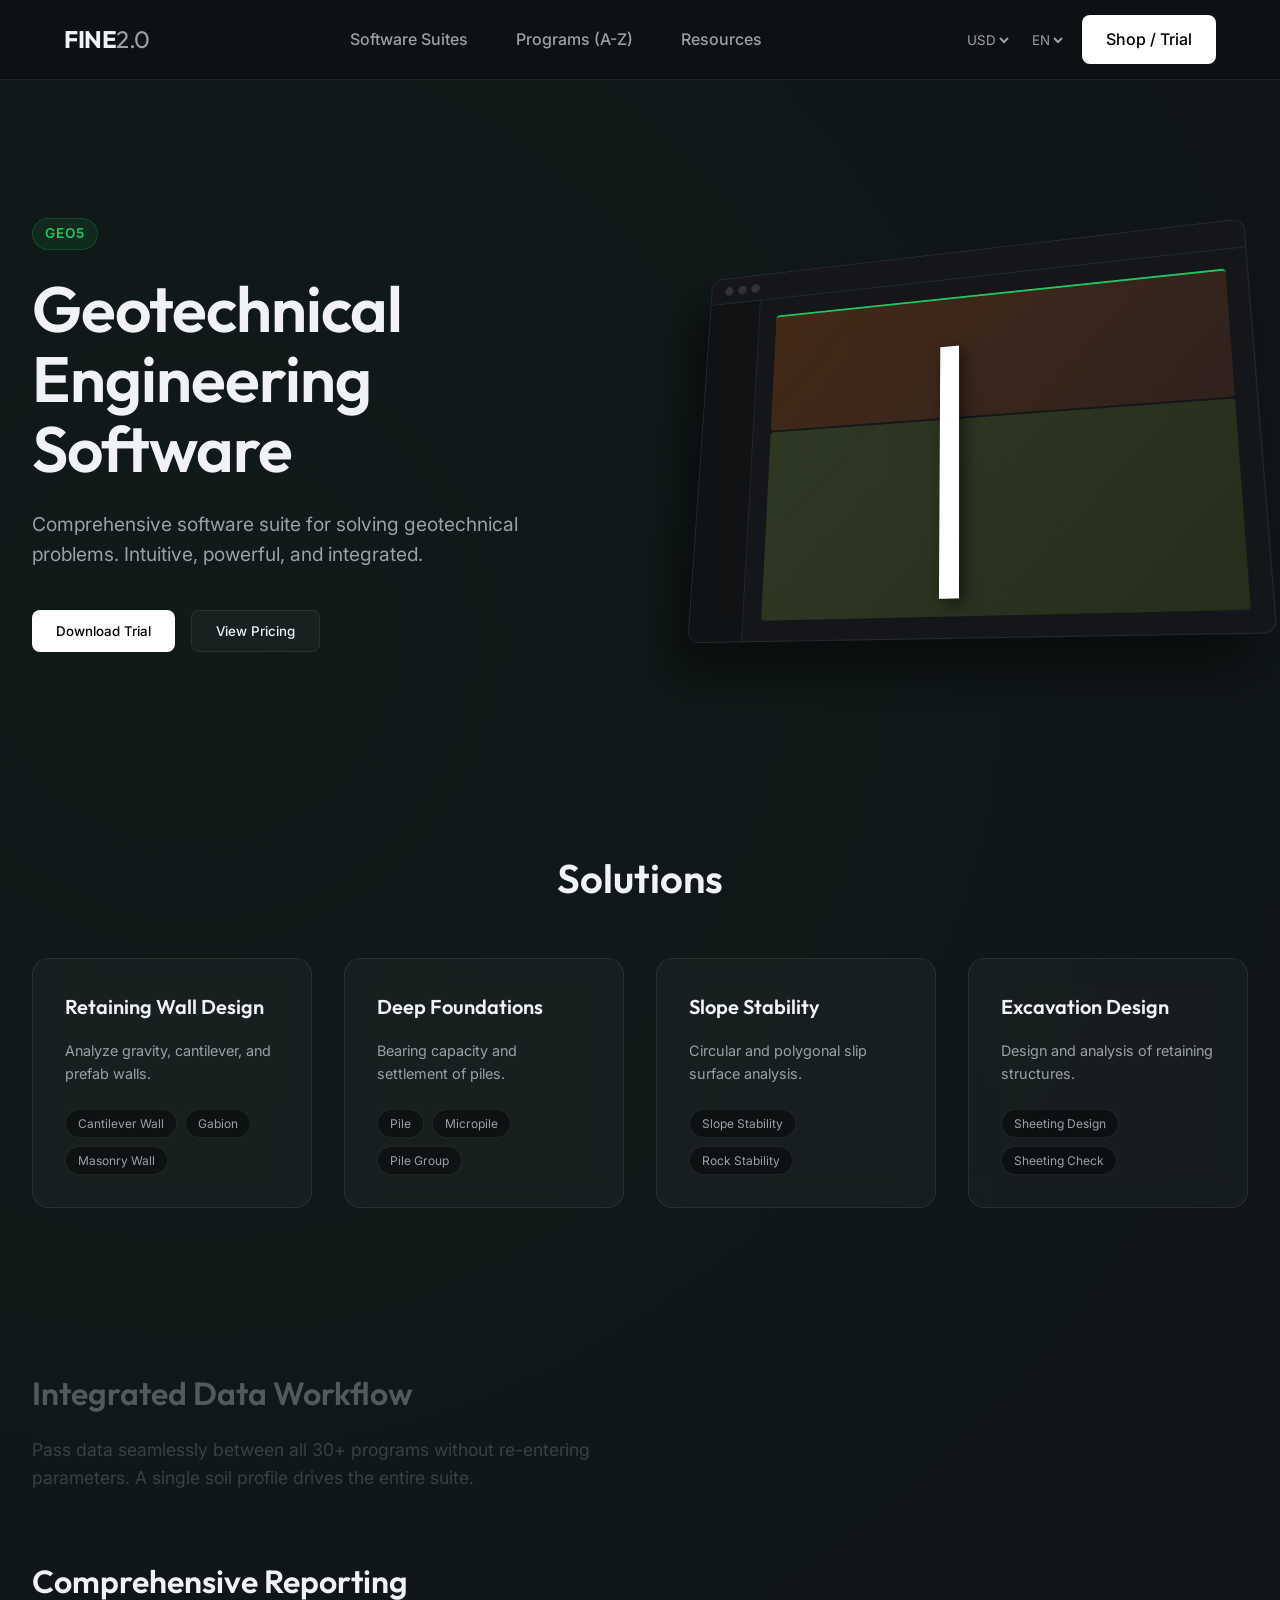
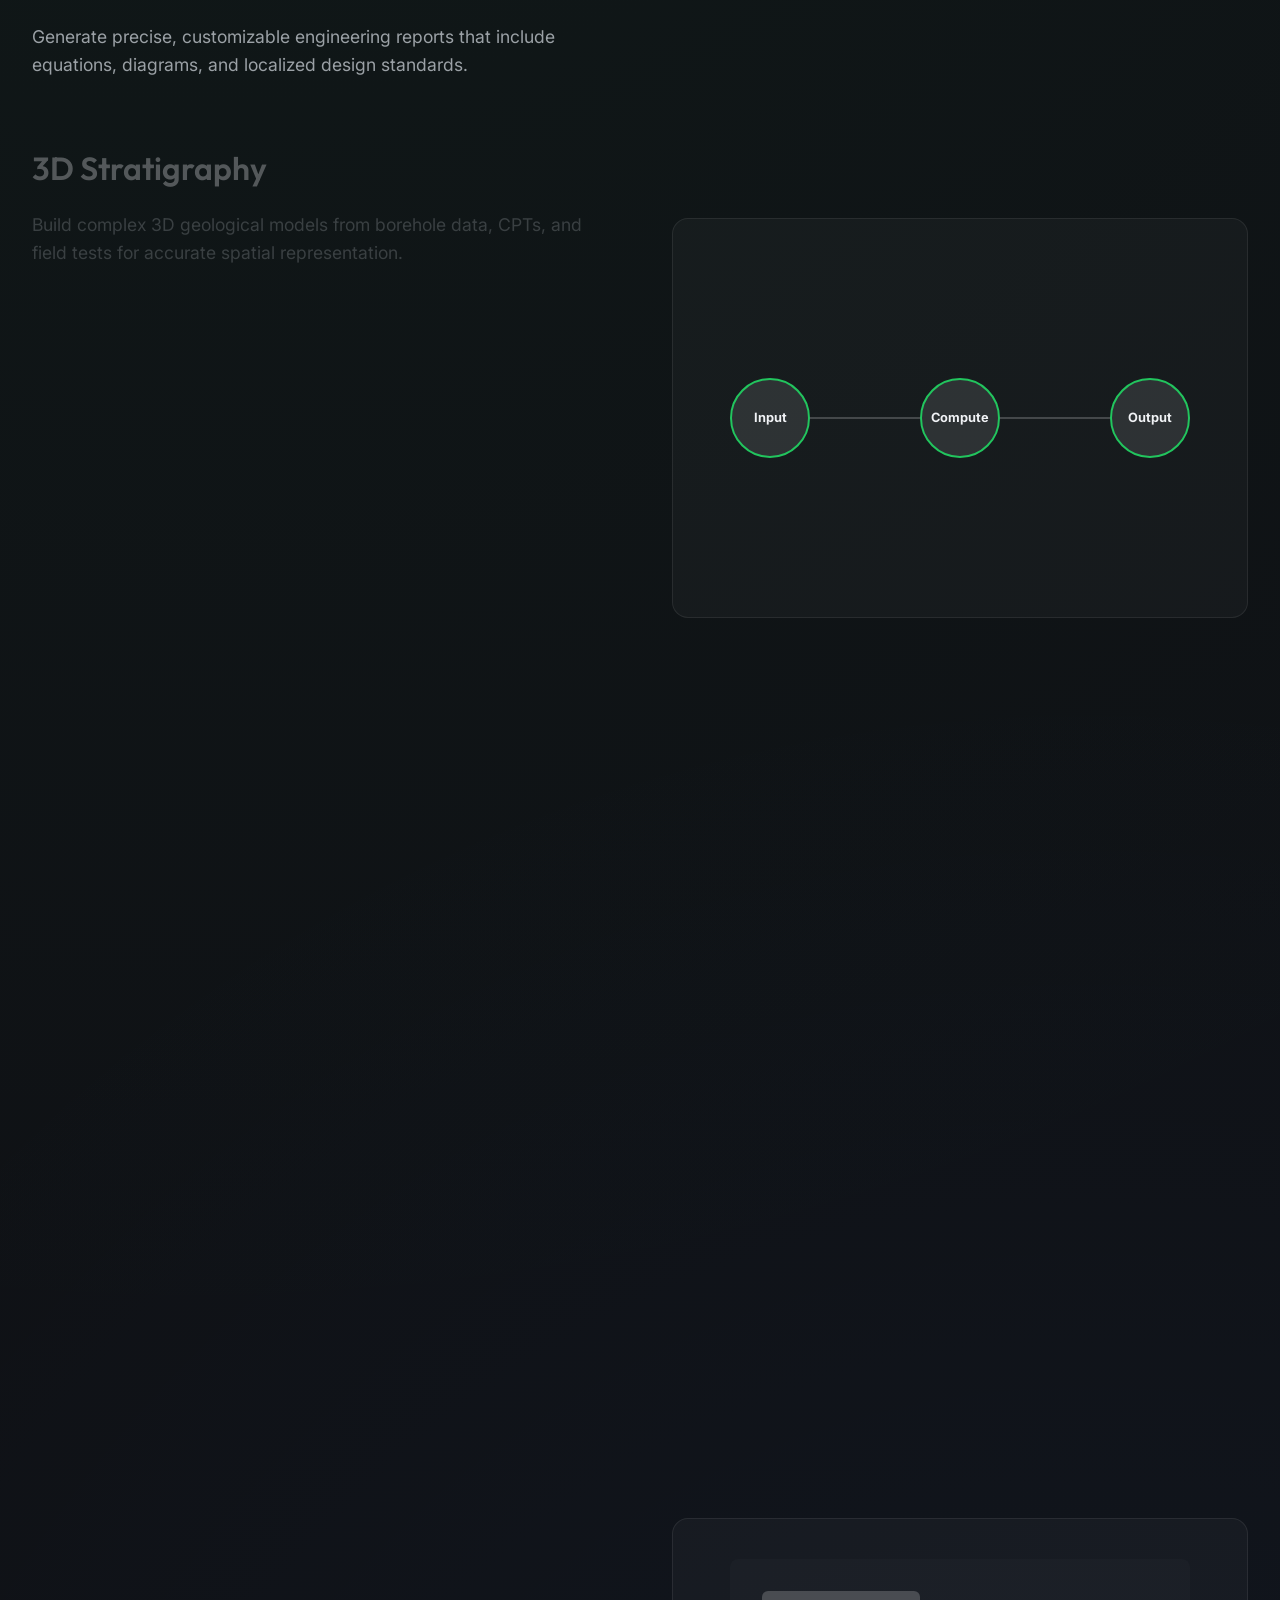
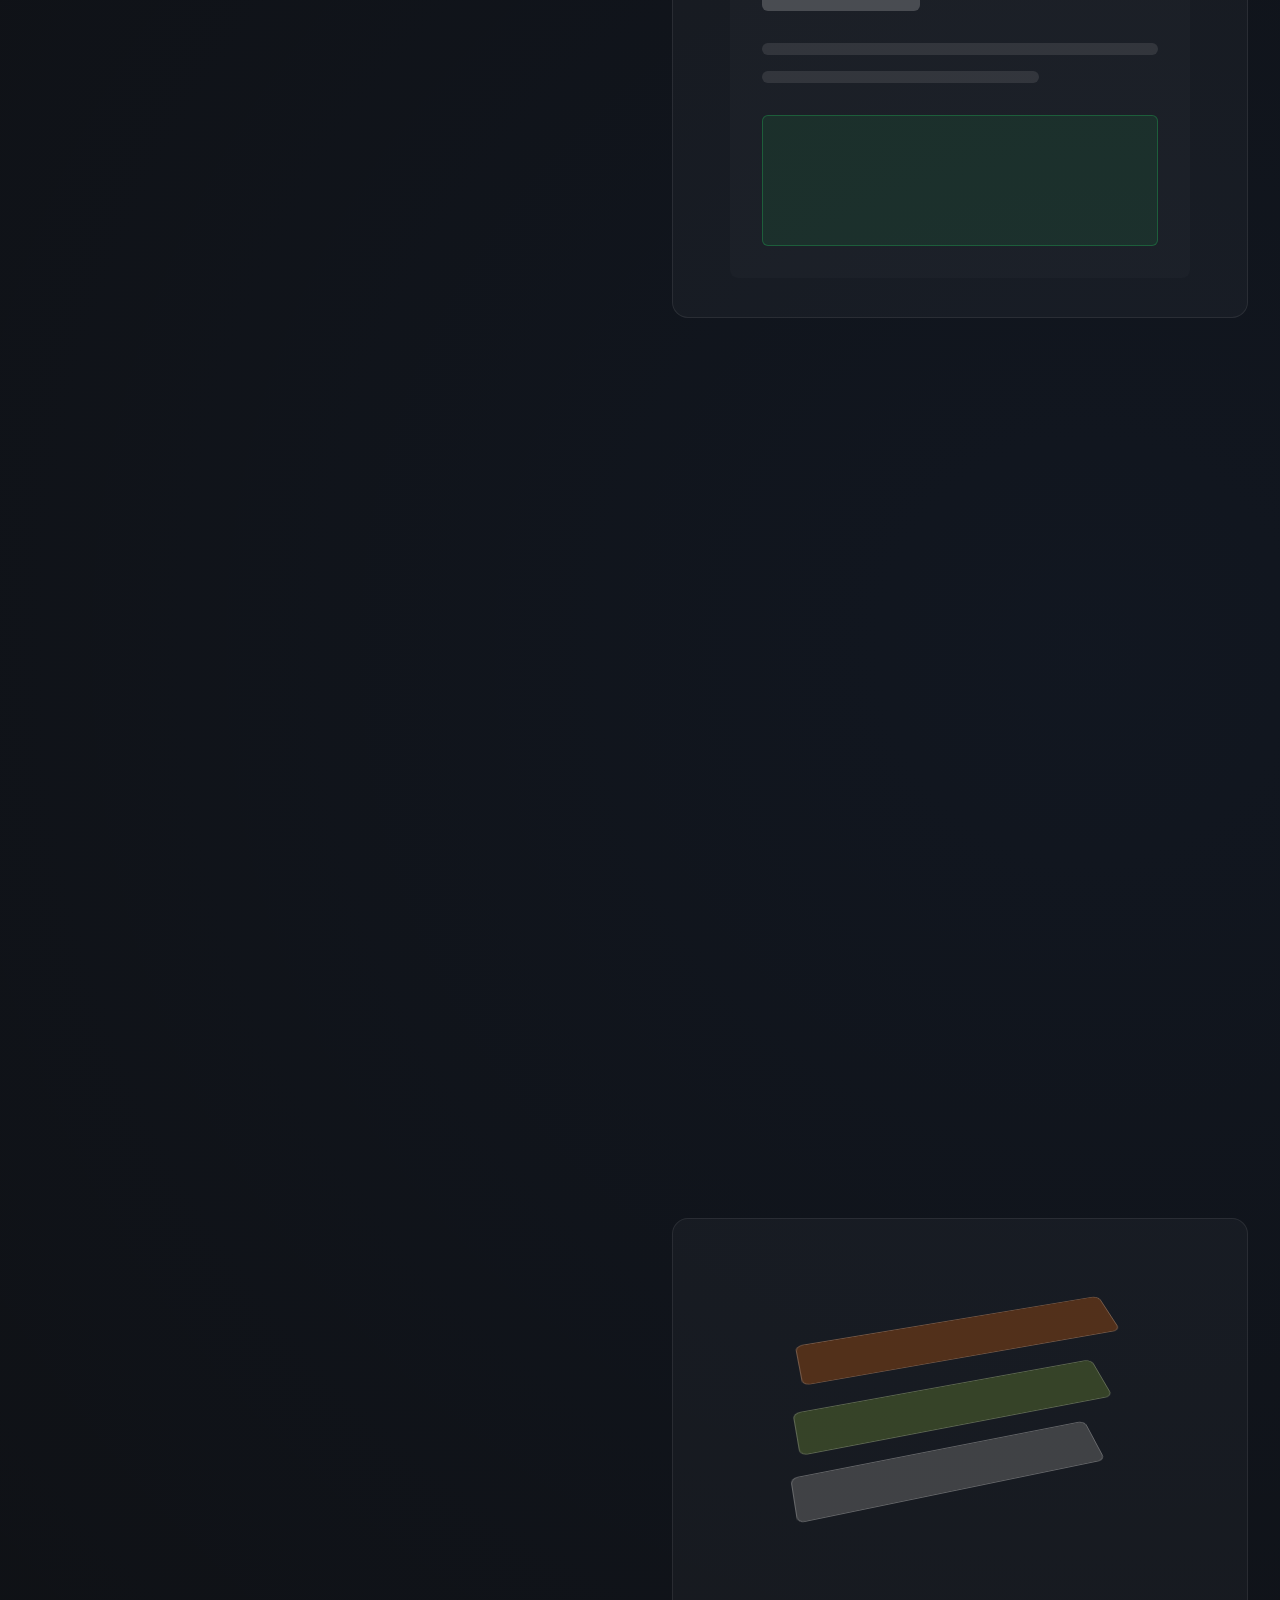
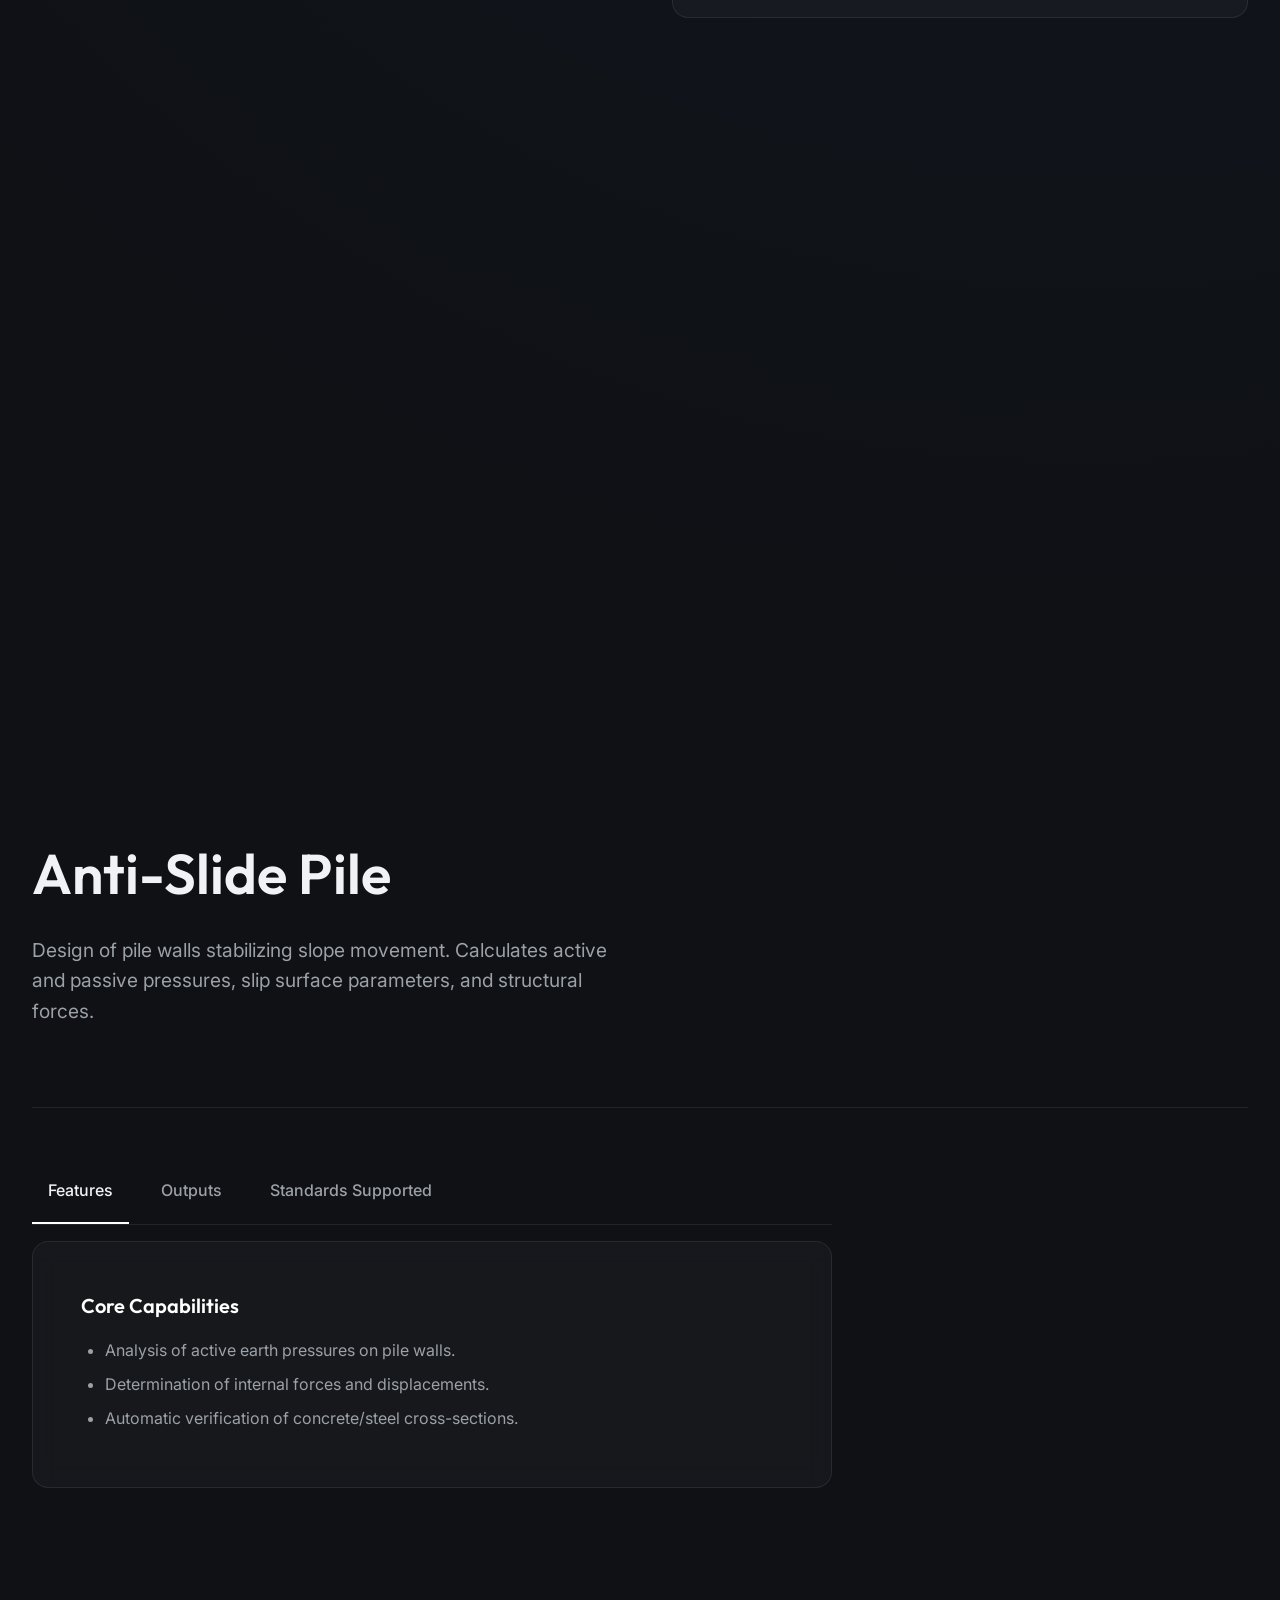
<file: index.html>
<!DOCTYPE html>
<html lang="en">
<head>
    <meta charset="UTF-8">
    <meta name="viewport" content="width=device-width, initial-scale=1.0">
    <title>Fine Software 2.0 | Architectural Preview</title>
    <link href="https://fonts.googleapis.com/css2?family=Inter:wght@300;400;500&family=Outfit:wght@500;600;700&display=swap" rel="stylesheet">
    <link rel="stylesheet" href="style.css">
</head>
<body>

    <!-- 1. THE MEGA-MENU -->
    <header class="site-header">
        <div class="logo">FINE<span>2.0</span></div>
        
        <nav class="main-nav">
            <div class="nav-item">
                <a href="#suites">Software Suites</a>
                <div class="dropdown mega-dropdown">
                    <div class="dropdown-grid suites-grid">
                        <div class="suite-col geo5">
                            <h4>GEO5 <span>Geotechnical</span></h4>
                            <ul>
                                <li>Stability Analysis</li>
                                <li>Excavation</li>
                                <li>Foundations</li>
                                <li>Tunnels</li>
                            </ul>
                        </div>
                        <div class="suite-col finec">
                            <h4>FIN EC <span>Structural</span></h4>
                            <ul>
                                <li>Concrete</li>
                                <li>Steel</li>
                                <li>Timber</li>
                                <li>Fire Resistance</li>
                            </ul>
                        </div>
                        <div class="suite-col truss4">
                            <h4>TRUSS4 <span>Timber Roofs</span></h4>
                            <ul>
                                <li>Truss Design</li>
                                <li>3D Modeling</li>
                                <li>Manufacturing</li>
                            </ul>
                        </div>
                    </div>
                </div>
            </div>

            <div class="nav-item">
                <a href="#programs">Programs (A-Z)</a>
                <div class="dropdown mega-dropdown programs-dropdown">
                    <input type="text" id="program-search" placeholder="Search 30+ programs..." class="search-input">
                    <div class="programs-grid" id="programs-list">
                        <a href="#">Abutment</a>
                        <a href="#">Anti-Slide Pile</a>
                        <a href="#">Beam</a>
                        <a href="#">Cantilever Wall</a>
                        <a href="#">Earth Pressures</a>
                        <a href="#">Gabion</a>
                        <a href="#">Micropile</a>
                        <a href="#">Nailed Slopes</a>
                        <a href="#">Pile Group</a>
                        <a href="#">Rock Stability</a>
                        <a href="#">Settlement</a>
                        <a href="#">Spread Footing</a>
                    </div>
                </div>
            </div>

            <div class="nav-item">
                <a href="#resources">Resources</a>
                <div class="dropdown mega-dropdown">
                    <div class="dropdown-grid">
                        <div class="resource-col">
                            <h4>Learning</h4>
                            <ul>
                                <li>Engineering Manuals</li>
                                <li>Video Tutorials</li>
                                <li>Documentation</li>
                            </ul>
                        </div>
                        <div class="resource-col">
                            <h4>Support</h4>
                            <ul>
                                <li>Contact Helpdesk</li>
                                <li>Downloads & Updates</li>
                                <li>Licensing</li>
                            </ul>
                        </div>
                        <div class="resource-col">
                            <h4>Company</h4>
                            <ul>
                                <li>News & Events</li>
                                <li>About Us</li>
                                <li>Partners</li>
                            </ul>
                        </div>
                    </div>
                </div>
            </div>
        </nav>

        <div class="header-actions">
            <select class="action-select"><option>USD</option><option>EUR</option></select>
            <select class="action-select"><option>EN</option><option>DE</option><option>CZ</option></select>
            <a href="#" class="btn-primary">Shop / Trial</a>
        </div>
    </header>

    <!-- STICKY PURCHASE BAR (Hidden by default, triggered on program page) -->
    <div class="sticky-purchase-bar" id="sticky-bar">
        <div class="sticky-content">
            <h3 class="sticky-title">Anti-Slide Pile</h3>
            <div class="sticky-actions">
                <span class="price">€ 450</span>
                <button class="btn-primary">Buy Now</button>
            </div>
        </div>
    </div>

    <!-- 2. DYNAMIC SUITE HUB TEMPLATE -->
    <main class="suite-hub" id="suite-view">
        
        <!-- Suite Hero -->
        <section class="hero-section">
            <div class="hero-content">
                <div class="suite-badge geo5-badge">GEO5</div>
                <h1>Geotechnical Engineering Software</h1>
                <p>Comprehensive software suite for solving geotechnical problems. Intuitive, powerful, and integrated.</p>
                <div class="hero-actions">
                    <button class="btn-primary">Download Trial</button>
                    <button class="btn-secondary">View Pricing</button>
                </div>
            </div>
            <div class="hero-visual">
                <!-- CSS-only 3D Mockup Graphic -->
                <div class="mockup-3d">
                    <div class="mockup-window">
                        <div class="mockup-header"><span></span><span></span><span></span></div>
                        <div class="mockup-body">
                            <div class="mockup-sidebar"></div>
                            <div class="mockup-canvas">
                                <div class="mockup-soil-layer l1"></div>
                                <div class="mockup-soil-layer l2"></div>
                                <div class="mockup-wall"></div>
                            </div>
                        </div>
                    </div>
                </div>
            </div>
        </section>

        <!-- Solutions Router Grid -->
        <section class="solutions-section">
            <h2 class="section-title">Solutions</h2>
            <div class="solutions-grid">
                <div class="glass-card">
                    <h3>Retaining Wall Design</h3>
                    <p>Analyze gravity, cantilever, and prefab walls.</p>
                    <ul class="program-tags">
                        <li>Cantilever Wall</li>
                        <li>Gabion</li>
                        <li>Masonry Wall</li>
                    </ul>
                </div>
                <div class="glass-card">
                    <h3>Deep Foundations</h3>
                    <p>Bearing capacity and settlement of piles.</p>
                    <ul class="program-tags">
                        <li>Pile</li>
                        <li>Micropile</li>
                        <li>Pile Group</li>
                    </ul>
                </div>
                <div class="glass-card">
                    <h3>Slope Stability</h3>
                    <p>Circular and polygonal slip surface analysis.</p>
                    <ul class="program-tags">
                        <li>Slope Stability</li>
                        <li>Rock Stability</li>
                    </ul>
                </div>
                <div class="glass-card">
                    <h3>Excavation Design</h3>
                    <p>Design and analysis of retaining structures.</p>
                    <ul class="program-tags">
                        <li>Sheeting Design</li>
                        <li>Sheeting Check</li>
                    </ul>
                </div>
            </div>
        </section>

        <!-- Feature Highlight Scroll (Scrollytelling) -->
        <section class="scrollytelling-section">
            <div class="scroll-content-left">
                <div class="scroll-text-item active" data-step="1">
                    <h3>Integrated Data Workflow</h3>
                    <p>Pass data seamlessly between all 30+ programs without re-entering parameters. A single soil profile drives the entire suite.</p>
                </div>
                <div class="scroll-text-item" data-step="2">
                    <h3>Comprehensive Reporting</h3>
                    <p>Generate precise, customizable engineering reports that include equations, diagrams, and localized design standards.</p>
                </div>
                <div class="scroll-text-item" data-step="3">
                    <h3>3D Stratigraphy</h3>
                    <p>Build complex 3D geological models from borehole data, CPTs, and field tests for accurate spatial representation.</p>
                </div>
            </div>
            
            <div class="scroll-visuals-right">
                <!-- CSS-only visual representations -->
                <div class="scroll-visual-block" id="visual-1">
                    <div class="css-graphic workflow-graphic">
                        <div class="node">Input</div><div class="line"></div><div class="node">Compute</div><div class="line"></div><div class="node">Output</div>
                    </div>
                </div>
                <div class="scroll-visual-block" id="visual-2">
                    <div class="css-graphic report-graphic">
                        <div class="doc-line title"></div>
                        <div class="doc-line"></div>
                        <div class="doc-line short"></div>
                        <div class="doc-box"></div>
                    </div>
                </div>
                <div class="scroll-visual-block" id="visual-3">
                    <div class="css-graphic layer-graphic">
                        <div class="layer-3d top"></div>
                        <div class="layer-3d mid"></div>
                        <div class="layer-3d bot"></div>
                    </div>
                </div>
            </div>
        </section>
    </main>

    <!-- 3. SPECIFIC PROGRAM PAGE TEMPLATE -->
    <main class="program-page" id="program-view">
        <section class="program-hero" id="program-hero-trigger">
            <div class="program-hero-content">
                <h1>Anti-Slide Pile</h1>
                <p>Design of pile walls stabilizing slope movement. Calculates active and passive pressures, slip surface parameters, and structural forces.</p>
            </div>
        </section>

        <section class="tabbed-interface-section">
            <div class="tab-nav">
                <button class="tab-btn active" data-target="tab-features">Features</button>
                <button class="tab-btn" data-target="tab-outputs">Outputs</button>
                <button class="tab-btn" data-target="tab-standards">Standards Supported</button>
            </div>
            
            <div class="tab-content-container glass-card">
                <div class="tab-pane active" id="tab-features">
                    <h3>Core Capabilities</h3>
                    <ul>
                        <li>Analysis of active earth pressures on pile walls.</li>
                        <li>Determination of internal forces and displacements.</li>
                        <li>Automatic verification of concrete/steel cross-sections.</li>
                    </ul>
                </div>
                <div class="tab-pane" id="tab-outputs">
                    <h3>Calculation Outputs</h3>
                    <ul>
                        <li>Detailed step-by-step mathematical reports.</li>
                        <li>DXF export of structural drawings.</li>
                        <li>BIM export in IFC format.</li>
                    </ul>
                </div>
                <div class="tab-pane" id="tab-standards">
                    <h3>Supported Design Codes</h3>
                    <ul>
                        <li>EN 1997-1, EN 1992-1, EN 1993-1 (Eurocodes)</li>
                        <li>ACI 318, LRFD (USA)</li>
                        <li>AS 3600 (Australia)</li>
                    </ul>
                </div>
            </div>
        </section>
    </main>

    <script src="main.js"></script>
</body>
</html>
</file>
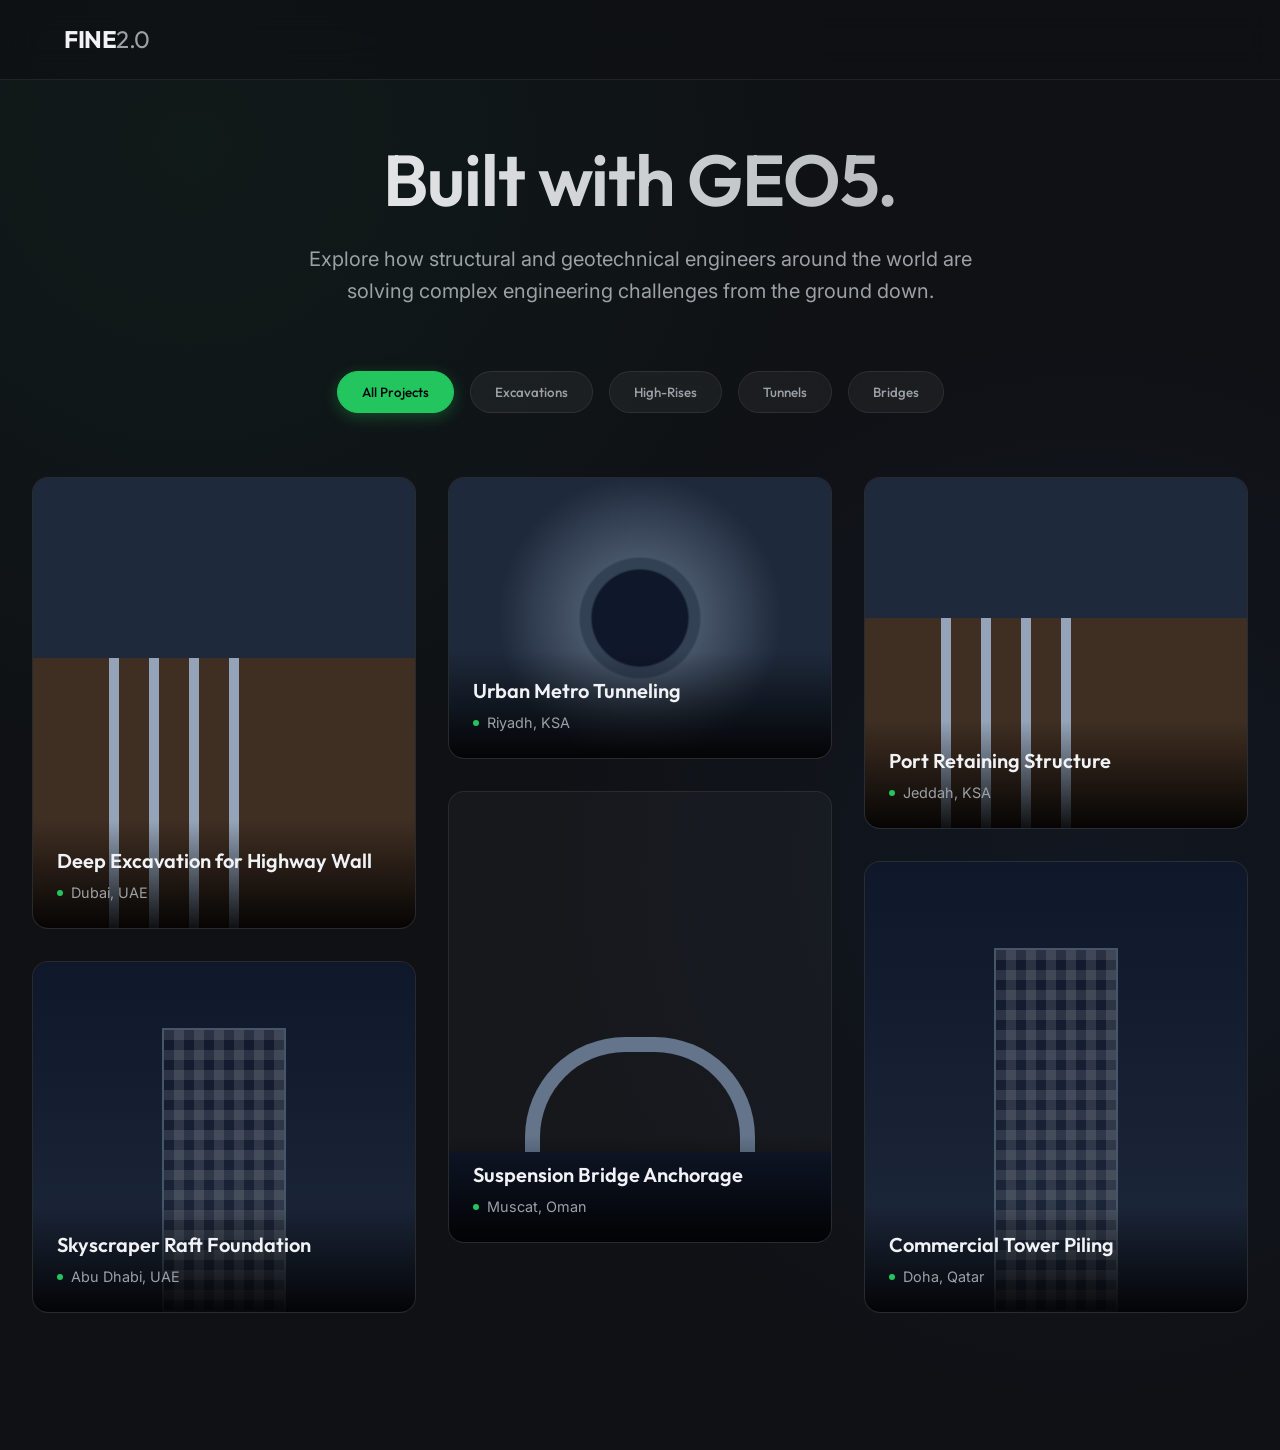
<file: case-studies.html>
<!DOCTYPE html>
<html lang="en">
<head>
    <meta charset="UTF-8">
    <meta name="viewport" content="width=device-width, initial-scale=1.0">
    <title>Built with GEO5 | Case Studies | Fine 2.0</title>
    <link href="https://fonts.googleapis.com/css2?family=Inter:wght@300;400;500&family=Outfit:wght@500;600;700&display=swap" rel="stylesheet">
    <link rel="stylesheet" href="style.css">
    
    <!-- Case Studies Specific Styles -->
    <style>
        .case-studies-page { padding-top: 140px; max-width: 1400px; margin: 0 auto; padding-left: 2rem; padding-right: 2rem; }
        
        /* Hero Section */
        .case-hero { text-align: center; margin-bottom: 4rem; }
        .case-hero h1 { font-size: 4.5rem; line-height: 1.1; margin-bottom: 1.5rem; letter-spacing: -1px; background: linear-gradient(to right, #fff, #9ba1a6); -webkit-background-clip: text; -webkit-text-fill-color: transparent; }
        .case-hero p { font-size: 1.25rem; color: var(--text-muted); max-width: 700px; margin: 0 auto; }

        /* Filter System */
        .filter-controls { display: flex; justify-content: center; gap: 1rem; margin-bottom: 4rem; flex-wrap: wrap; }
        .filter-btn { background: rgba(255,255,255,0.05); border: 1px solid var(--border-glass); color: var(--text-muted); padding: 0.75rem 1.5rem; border-radius: 30px; font-family: var(--font-heading); font-weight: 500; cursor: pointer; transition: all 0.3s ease; backdrop-filter: blur(8px); }
        .filter-btn:hover { background: rgba(255,255,255,0.1); color: var(--text-main); }
        .filter-btn.active { background: var(--geo5-green); color: #000; border-color: var(--geo5-green); box-shadow: 0 4px 15px rgba(34, 197, 94, 0.3); }

        /* CSS Masonry Layout */
        .masonry-grid { column-count: 3; column-gap: 2rem; padding-bottom: 8rem; }
        @media (max-width: 1024px) { .masonry-grid { column-count: 2; } }
        @media (max-width: 768px) { .masonry-grid { column-count: 1; } }

        /* Project Card */
        .project-card { break-inside: avoid; margin-bottom: 2rem; border-radius: 16px; overflow: hidden; position: relative; background: var(--bg-surface); border: 1px solid var(--border-glass); transform: translateZ(0); transition: opacity 0.4s ease, transform 0.4s ease; cursor: pointer; }
        .project-card.hidden { display: none; }
        
        /* Card Image Aspect Ratios (Simulated via heights for Masonry effect) */
        .card-visual { width: 100%; position: relative; overflow: hidden; display: flex; align-items: center; justify-content: center; }
        .card-tall { height: 450px; }
        .card-medium { height: 350px; }
        .card-short { height: 280px; }

        /* CSS Placeholder Graphics for Projects */
        .visual-excavation { background: linear-gradient(to bottom, #1e293b 40%, #3f2e22 40%); }
        .visual-excavation::after { content: ''; position: absolute; bottom: 0; left: 20%; width: 10px; height: 60%; background: #94a3b8; box-shadow: 40px 0 0 #94a3b8, 80px 0 0 #94a3b8, 120px 0 0 #94a3b8; }
        
        .visual-tunnel { background: radial-gradient(circle at center, #0f172a 20%, #334155 21%, #334155 25%, #475569 26%, #1e293b 60%); }
        
        .visual-bridge { background: linear-gradient(to top, #0f172a 20%, transparent 20%); }
        .visual-bridge::before { content: ''; position: absolute; bottom: 20%; left: 50%; transform: translateX(-50%); width: 200px; height: 100px; border: 15px solid #64748b; border-bottom: none; border-radius: 100px 100px 0 0; }
        
        .visual-highrise { background: linear-gradient(to bottom, #0f172a, #1e293b); }
        .visual-highrise::after { content: ''; position: absolute; bottom: 0; width: 120px; height: 80%; background: repeating-linear-gradient(0deg, transparent, transparent 10px, rgba(255,255,255,0.1) 10px, rgba(255,255,255,0.1) 20px), repeating-linear-gradient(90deg, transparent, transparent 10px, rgba(255,255,255,0.1) 10px, rgba(255,255,255,0.1) 20px); border: 2px solid #475569; }

        /* Hover Overlay Mechanics */
        .hover-overlay { position: absolute; inset: 0; background: rgba(15, 17, 21, 0.85); backdrop-filter: blur(4px); opacity: 0; transition: all 0.4s cubic-bezier(0.16, 1, 0.3, 1); display: flex; flex-direction: column; justify-content: center; align-items: center; padding: 2rem; text-align: center; z-index: 10; }
        .project-card:hover .hover-overlay { opacity: 1; }
        
        .hover-modules-title { color: var(--geo5-green); font-family: var(--font-heading); font-size: 0.9rem; text-transform: uppercase; letter-spacing: 2px; margin-bottom: 1rem; transform: translateY(20px); transition: transform 0.4s cubic-bezier(0.16, 1, 0.3, 1); }
        .hover-modules-list { color: var(--text-main); font-size: 1.2rem; font-weight: 500; transform: translateY(20px); transition: transform 0.4s cubic-bezier(0.16, 1, 0.3, 1); transition-delay: 0.05s; }
        
        .project-card:hover .hover-modules-title,
        .project-card:hover .hover-modules-list { transform: translateY(0); }

        /* Info Strip (Title & Location) */
        .card-info { position: absolute; bottom: 0; left: 0; width: 100%; padding: 1.5rem; background: linear-gradient(to top, rgba(0,0,0,0.9), rgba(0,0,0,0)); z-index: 5; }
        .project-title { font-size: 1.25rem; font-family: var(--font-heading); font-weight: 600; margin-bottom: 0.25rem; color: var(--text-main); }
        .project-location { font-size: 0.9rem; color: var(--text-muted); display: flex; align-items: center; gap: 0.5rem; }
        .project-location::before { content: ''; display: inline-block; width: 6px; height: 6px; background: var(--geo5-green); border-radius: 50%; }

    </style>
</head>
<body>

    <!-- Global Header Placeholder -->
    <header class="site-header">
        <div class="logo">FINE<span>2.0</span></div>
        <nav class="main-nav"><!-- Mega Menu Goes Here --></nav>
    </header>

    <main class="case-studies-page">
        
        <section class="case-hero">
            <h1>Built with GEO5.</h1>
            <p>Explore how structural and geotechnical engineers around the world are solving complex engineering challenges from the ground down.</p>
        </section>

        <!-- Filter System -->
        <div class="filter-controls" id="filter-controls">
            <button class="filter-btn active" data-filter="all">All Projects</button>
            <button class="filter-btn" data-filter="excavations">Excavations</button>
            <button class="filter-btn" data-filter="high-rises">High-Rises</button>
            <button class="filter-btn" data-filter="tunnels">Tunnels</button>
            <button class="filter-btn" data-filter="bridges">Bridges</button>
        </div>

        <!-- Masonry Grid Layout -->
        <div class="masonry-grid" id="masonry-grid">
            
            <!-- Project 1: Excavation -->
            <div class="project-card" data-category="excavations">
                <div class="card-visual card-tall visual-excavation">
                    <div class="hover-overlay">
                        <div class="hover-modules-title">Modules Used</div>
                        <div class="hover-modules-list">Sheeting Check, Spread Footing, Earth Pressures</div>
                    </div>
                </div>
                <div class="card-info">
                    <h3 class="project-title">Deep Excavation for Highway Wall</h3>
                    <div class="project-location">Dubai, UAE</div>
                </div>
            </div>

            <!-- Project 2: High-Rise -->
            <div class="project-card" data-category="high-rises">
                <div class="card-visual card-medium visual-highrise">
                    <div class="hover-overlay">
                        <div class="hover-modules-title">Modules Used</div>
                        <div class="hover-modules-list">Slab, Settlement, Pile Group</div>
                    </div>
                </div>
                <div class="card-info">
                    <h3 class="project-title">Skyscraper Raft Foundation</h3>
                    <div class="project-location">Abu Dhabi, UAE</div>
                </div>
            </div>

            <!-- Project 3: Tunnel -->
            <div class="project-card" data-category="tunnels">
                <div class="card-visual card-short visual-tunnel">
                    <div class="hover-overlay">
                        <div class="hover-modules-title">Modules Used</div>
                        <div class="hover-modules-list">FEM, Shaft, Stratigraphy</div>
                    </div>
                </div>
                <div class="card-info">
                    <h3 class="project-title">Urban Metro Tunneling</h3>
                    <div class="project-location">Riyadh, KSA</div>
                </div>
            </div>

            <!-- Project 4: Bridge -->
            <div class="project-card" data-category="bridges">
                <div class="card-visual card-tall visual-bridge">
                    <div class="hover-overlay">
                        <div class="hover-modules-title">Modules Used</div>
                        <div class="hover-modules-list">Micropile, Rock Stability, Abutment</div>
                    </div>
                </div>
                <div class="card-info">
                    <h3 class="project-title">Suspension Bridge Anchorage</h3>
                    <div class="project-location">Muscat, Oman</div>
                </div>
            </div>

            <!-- Project 5: Excavation -->
            <div class="project-card" data-category="excavations">
                <div class="card-visual card-medium visual-excavation">
                    <div class="hover-overlay">
                        <div class="hover-modules-title">Modules Used</div>
                        <div class="hover-modules-list">Cantilever Wall, Slope Stability</div>
                    </div>
                </div>
                <div class="card-info">
                    <h3 class="project-title">Port Retaining Structure</h3>
                    <div class="project-location">Jeddah, KSA</div>
                </div>
            </div>

            <!-- Project 6: High-Rise -->
            <div class="project-card" data-category="high-rises">
                <div class="card-visual card-tall visual-highrise">
                    <div class="hover-overlay">
                        <div class="hover-modules-title">Modules Used</div>
                        <div class="hover-modules-list">Pile, FEM, Earth Pressures</div>
                    </div>
                </div>
                <div class="card-info">
                    <h3 class="project-title">Commercial Tower Piling</h3>
                    <div class="project-location">Doha, Qatar</div>
                </div>
            </div>

        </div>

    </main>

    <!-- Shared main.js for global logic -->
    <script src="main.js"></script>

    <!-- Masonry Filter Logic -->
    <script>
        document.addEventListener('DOMContentLoaded', () => {
            const filterBtns = document.querySelectorAll('.filter-btn');
            const projectCards = document.querySelectorAll('.project-card');

            filterBtns.forEach(btn => {
                btn.addEventListener('click', () => {
                    // Update active button state
                    filterBtns.forEach(b => b.classList.remove('active'));
                    btn.classList.add('active');

                    const filterValue = btn.getAttribute('data-filter');

                    // Filter cards
                    projectCards.forEach(card => {
                        // Reset animation states
                        card.style.opacity = '0';
                        card.style.transform = 'scale(0.95)';
                        
                        setTimeout(() => {
                            if (filterValue === 'all' || card.getAttribute('data-category') === filterValue) {
                                card.classList.remove('hidden');
                                // Slight delay to allow display block to apply before animating opacity
                                requestAnimationFrame(() => {
                                    card.style.opacity = '1';
                                    card.style.transform = 'scale(1)';
                                });
                            } else {
                                card.classList.add('hidden');
                            }
                        }, 300); // Wait for fade out before hiding
                    });
                });
            });
        });
    </script>
</body>
</html>
</file>
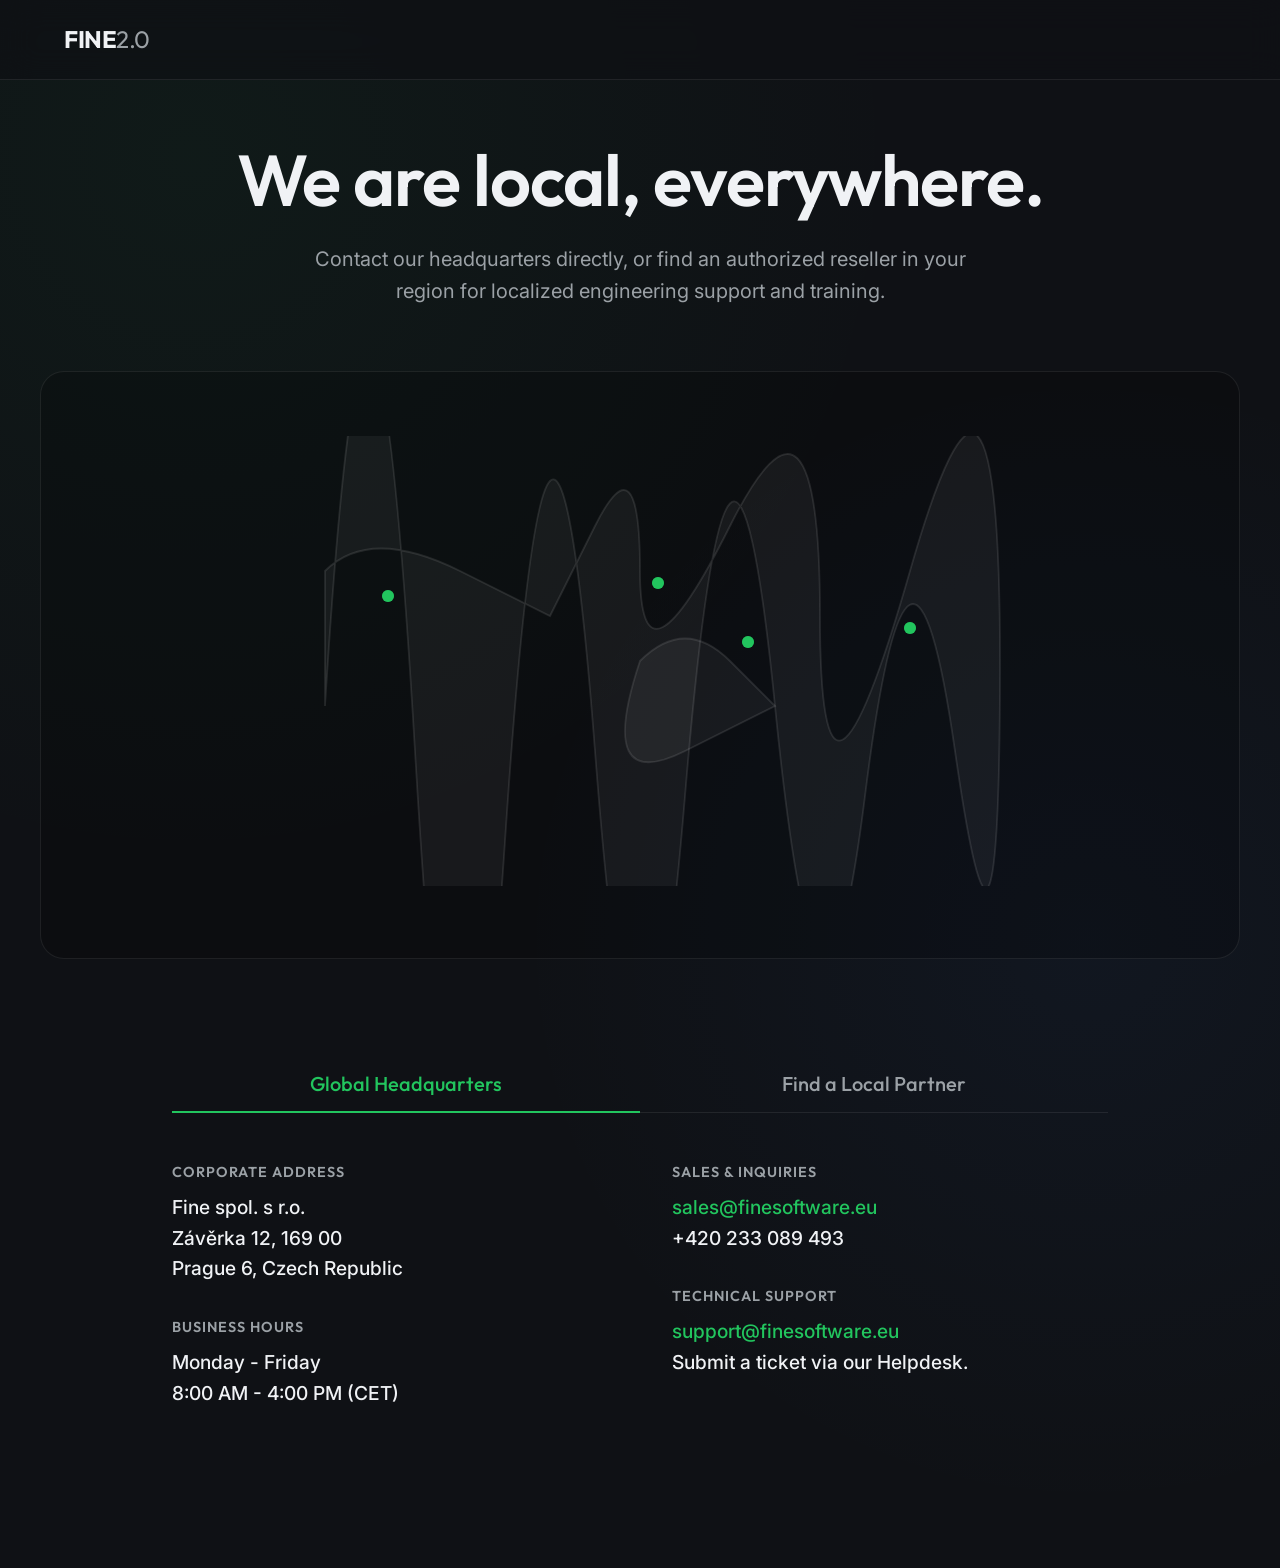
<file: contact.html>
<!DOCTYPE html>
<html lang="en">
<head>
    <meta charset="UTF-8">
    <meta name="viewport" content="width=device-width, initial-scale=1.0">
    <title>Contact & Resellers | Fine 2.0</title>
    <link href="https://fonts.googleapis.com/css2?family=Inter:wght@300;400;500&family=Outfit:wght@500;600;700&display=swap" rel="stylesheet">
    <link rel="stylesheet" href="style.css">
    
    <!-- Contact Specific Styles -->
    <style>
        .contact-page { padding-top: 140px; padding-bottom: 8rem; }
        
        /* Hero Section */
        .contact-hero { text-align: center; margin-bottom: 4rem; padding: 0 2rem; }
        .contact-hero h1 { font-size: 4.5rem; line-height: 1.1; margin-bottom: 1.5rem; letter-spacing: -1px; }
        .contact-hero p { font-size: 1.25rem; color: var(--text-muted); max-width: 700px; margin: 0 auto; }

        /* Interactive SVG Map Section */
        .map-section { position: relative; width: 100%; max-width: 1200px; margin: 0 auto 6rem; background: rgba(0,0,0,0.2); border: 1px solid var(--border-glass); border-radius: 24px; padding: 4rem 2rem; overflow: hidden; display: flex; justify-content: center; align-items: center; }
        
        .svg-map-container { position: relative; width: 100%; max-width: 900px; }
        
        /* CSS Pulsing Map Pins */
        .map-pin { position: absolute; width: 12px; height: 12px; background: var(--geo5-green); border-radius: 50%; transform: translate(-50%, -50%); cursor: pointer; z-index: 10; }
        .map-pin::after { content: ''; position: absolute; top: 50%; left: 50%; width: 100%; height: 100%; transform: translate(-50%, -50%); background: rgba(34, 197, 94, 0.5); border-radius: 50%; animation: pulsePin 2s infinite cubic-bezier(0.16, 1, 0.3, 1); z-index: -1; }
        
        /* Specific Pin Locations (Approximate % based on SVG viewBox) */
        .pin-hq { top: 32%; left: 52%; } /* Europe */
        .pin-gcc { top: 45%; left: 62%; } /* Middle East */
        .pin-asia { top: 42%; left: 80%; } /* Asia */
        .pin-na { top: 35%; left: 22%; } /* North America */

        @keyframes pulsePin {
            0% { width: 100%; height: 100%; opacity: 1; }
            100% { width: 300%; height: 300%; opacity: 0; }
        }
        
        .pin-label { position: absolute; top: -30px; left: 50%; transform: translateX(-50%); background: var(--bg-surface); backdrop-filter: blur(8px); border: 1px solid var(--border-glass); padding: 4px 10px; border-radius: 4px; font-size: 0.8rem; font-weight: 500; color: var(--text-main); opacity: 0; visibility: hidden; transition: all 0.3s ease; white-space: nowrap; pointer-events: none; }
        .map-pin:hover .pin-label { opacity: 1; visibility: visible; top: -40px; }

        /* Headquarters vs. Local Partner Toggle Layout */
        .contact-interface { max-width: 1000px; margin: 0 auto; padding: 0 2rem; }
        
        .contact-tabs { display: flex; border-bottom: 1px solid var(--border-glass); margin-bottom: 3rem; }
        .ct-btn { background: none; border: none; color: var(--text-muted); font-family: var(--font-heading); font-size: 1.25rem; font-weight: 500; padding: 1rem 2rem; cursor: pointer; position: relative; transition: color 0.3s; flex: 1; text-align: center; }
        .ct-btn:hover { color: var(--text-main); }
        .ct-btn.active { color: var(--geo5-green); }
        .ct-btn.active::after { content: ''; position: absolute; bottom: -1px; left: 0; width: 100%; height: 2px; background: var(--geo5-green); }

        .ct-pane { display: none; animation: fadeIn 0.4s ease; }
        .ct-pane.active { display: block; }
        
        @keyframes fadeIn { from { opacity: 0; transform: translateY(10px); } to { opacity: 1; transform: translateY(0); } }

        /* HQ Layout */
        .hq-layout { display: grid; grid-template-columns: 1fr 1fr; gap: 4rem; }
        .contact-info-block { margin-bottom: 2rem; }
        .contact-info-block h3 { color: var(--text-muted); font-size: 0.9rem; text-transform: uppercase; letter-spacing: 1px; margin-bottom: 0.5rem; }
        .contact-info-block p { font-size: 1.2rem; font-weight: 500; line-height: 1.6; }
        .contact-info-block a { color: var(--geo5-green); text-decoration: none; transition: color 0.2s; }
        .contact-info-block a:hover { color: #16a34a; }

        /* Reseller Interface */
        .reseller-search { background: var(--bg-surface); border: 1px solid var(--border-glass); padding: 2rem; border-radius: 16px; margin-bottom: 2rem; }
        .reseller-search label { display: block; color: var(--text-muted); margin-bottom: 1rem; font-weight: 500; }
        
        .country-select { width: 100%; max-width: 400px; background: rgba(0,0,0,0.2); border: 1px solid var(--border-glass); color: var(--text-main); font-family: var(--font-ui); padding: 1rem 1.25rem; border-radius: 8px; font-size: 1.1rem; cursor: pointer; outline: none; appearance: none; background-image: url("data:image/svg+xml;charset=US-ASCII,%3Csvg%20xmlns%3D%22http%3A%2F%2Fwww.w3.org%2F2000%2Fsvg%22%20width%3D%22292.4%22%20height%3D%22292.4%22%3E%3Cpath%20fill%3D%22%239ba1a6%22%20d%3D%22M287%2069.4a17.6%2017.6%200%200%200-13-5.4H18.4c-5%200-9.3%201.8-12.9%205.4A17.6%2017.6%200%200%200%200%2082.2c0%205%201.8%209.3%205.4%2012.9l128%20127.9c3.6%203.6%207.8%205.4%2012.8%205.4s9.2-1.8%2012.8-5.4L287%2095c3.5-3.5%205.4-7.8%205.4-12.8%200-5-1.9-9.2-5.5-12.8z%22%2F%3E%3C%2Fsvg%3E"); background-repeat: no-repeat; background-position: right 1rem top 50%; background-size: 0.8rem auto; }

        /* The Partner Card */
        .partner-card { display: none; background: rgba(34, 197, 94, 0.05); border: 1px solid rgba(34, 197, 94, 0.2); border-radius: 16px; padding: 3rem; position: relative; overflow: hidden; }
        .partner-card.visible { display: grid; grid-template-columns: 1fr 1fr; gap: 3rem; animation: fadeIn 0.4s ease; }
        
        .partner-badge { display: inline-block; background: var(--geo5-green); color: #000; padding: 0.25rem 0.75rem; border-radius: 20px; font-size: 0.75rem; font-weight: 700; text-transform: uppercase; letter-spacing: 1px; margin-bottom: 1.5rem; }
        .partner-name { font-size: 2rem; font-family: var(--font-heading); margin-bottom: 0.5rem; }
        .partner-region { color: var(--text-muted); font-size: 1.1rem; margin-bottom: 2rem; }
        
        .partner-details { display: flex; flex-direction: column; gap: 1rem; }
        .detail-row { display: flex; align-items: flex-start; gap: 1rem; }
        .detail-icon { color: var(--geo5-green); font-weight: bold; margin-top: 2px; }
        
        /* CSS Logo Placeholder for GSD IDEA */
        .css-partner-logo { width: 120px; height: 60px; border: 2px solid var(--text-muted); border-radius: 8px; display: flex; align-items: center; justify-content: center; font-family: var(--font-heading); font-weight: bold; letter-spacing: 2px; color: var(--text-muted); margin-bottom: 2rem; }

    </style>
</head>
<body>

    <!-- Global Header Placeholder -->
    <header class="site-header">
        <div class="logo">FINE<span>2.0</span></div>
        <nav class="main-nav"><!-- Mega Menu Goes Here --></nav>
    </header>

    <main class="contact-page">
        
        <section class="contact-hero">
            <h1>We are local, everywhere.</h1>
            <p>Contact our headquarters directly, or find an authorized reseller in your region for localized engineering support and training.</p>
        </section>

        <!-- Interactive SVG Map -->
        <section class="map-section">
            <div class="svg-map-container">
                <!-- Highly simplified, stylized SVG World Map Silhouette -->
                <svg viewBox="0 0 1000 500" fill="rgba(255,255,255,0.05)" xmlns="http://www.w3.org/2000/svg">
                    <path d="M150,150 Q200,100 300,150 T400,200 T450,100 T500,150 T600,100 T700,200 T800,150 T900,250 T850,350 T750,400 T650,300 T550,400 T450,350 T350,450 T250,350 T150,300 Z" stroke="rgba(255,255,255,0.1)" stroke-width="2"/>
                    <path d="M500,250 Q550,200 600,250 T650,300 T550,350 T500,250 Z" stroke="rgba(255,255,255,0.1)" stroke-width="2"/>
                </svg>

                <!-- CSS Pulsing Pins -->
                <div class="map-pin pin-hq"><div class="pin-label">Global HQ (Prague)</div></div>
                <div class="map-pin pin-gcc"><div class="pin-label">GCC Region (Dubai)</div></div>
                <div class="map-pin pin-asia"><div class="pin-label">Asia-Pacific Partner</div></div>
                <div class="map-pin pin-na"><div class="pin-label">North American Partner</div></div>
            </div>
        </section>

        <!-- Dual Interface Section -->
        <section class="contact-interface">
            
            <div class="contact-tabs">
                <button class="ct-btn active" data-target="tab-hq">Global Headquarters</button>
                <button class="ct-btn" data-target="tab-reseller">Find a Local Partner</button>
            </div>

            <!-- Tab 1: Headquarters -->
            <div class="ct-pane active" id="tab-hq">
                <div class="hq-layout">
                    <div>
                        <div class="contact-info-block">
                            <h3>Corporate Address</h3>
                            <p>Fine spol. s r.o.<br>Závěrka 12, 169 00<br>Prague 6, Czech Republic</p>
                        </div>
                        <div class="contact-info-block">
                            <h3>Business Hours</h3>
                            <p>Monday - Friday<br>8:00 AM - 4:00 PM (CET)</p>
                        </div>
                    </div>
                    <div>
                        <div class="contact-info-block">
                            <h3>Sales & Inquiries</h3>
                            <p><a href="mailto:sales@finesoftware.eu">sales@finesoftware.eu</a><br>+420 233 089 493</p>
                        </div>
                        <div class="contact-info-block">
                            <h3>Technical Support</h3>
                            <p><a href="mailto:support@finesoftware.eu">support@finesoftware.eu</a><br>Submit a ticket via our Helpdesk.</p>
                        </div>
                    </div>
                </div>
            </div>

            <!-- Tab 2: Find a Reseller -->
            <div class="ct-pane" id="tab-reseller">
                <div class="reseller-search">
                    <label for="region-select">Select your country to find an authorized dealer:</label>
                    <select id="region-select" class="country-select">
                        <option value="" disabled selected>Choose a country...</option>
                        <option value="uae">United Arab Emirates</option>
                        <option value="ksa">Saudi Arabia</option>
                        <option value="qatar">Qatar</option>
                        <option value="usa">United States</option>
                        <option value="other">Other Regions</option>
                    </select>
                </div>

                <!-- Dynamic Partner Card (Revealed via JS) -->
                <div class="partner-card" id="partner-gcc">
                    <div>
                        <div class="partner-badge">Authorized Premium Partner</div>
                        <div class="css-partner-logo">GSD IDEA</div>
                        <h3 class="partner-name">GSD IDEA</h3>
                        <p class="partner-region">Serving UAE & GCC Region</p>
                        <p style="color: var(--text-muted); line-height: 1.6;">Providing specialized software solutions for structural and geotechnical engineering, offering direct sales, localized technical support, and comprehensive training programs.</p>
                    </div>
                    <div class="partner-details">
                        <div class="detail-row">
                            <span class="detail-icon">📍</span>
                            <span>Concord Tower<br>Dubai Media City<br>Dubai, United Arab Emirates</span>
                        </div>
                        <div class="detail-row">
                            <span class="detail-icon">✉️</span>
                            <a href="mailto:contact@gsdidea.com" style="color: var(--text-main); text-decoration: none;">contact@gsdidea.com</a>
                        </div>
                        <div class="detail-row">
                            <span class="detail-icon">📞</span>
                            <span>+971 (0) 4 XXX XXXX</span>
                        </div>
                    </div>
                </div>
            </div>

        </section>
    </main>

    <!-- Shared main.js for global logic -->
    <script src="main.js"></script>

    <!-- Contact Page Logic -->
    <script>
        document.addEventListener('DOMContentLoaded', () => {
            // 1. Tab Switching Logic
            const tabBtns = document.querySelectorAll('.ct-btn');
            const tabPanes = document.querySelectorAll('.ct-pane');

            tabBtns.forEach(btn => {
                btn.addEventListener('click', () => {
                    // Remove active classes
                    tabBtns.forEach(b => b.classList.remove('active'));
                    tabPanes.forEach(p => p.classList.remove('active'));

                    // Add active class to target
                    btn.classList.add('active');
                    const targetId = btn.getAttribute('data-target');
                    document.getElementById(targetId).classList.add('active');
                });
            });

            // 2. Reseller Dropdown Logic
            const regionSelect = document.getElementById('region-select');
            const partnerCardGCC = document.getElementById('partner-gcc');

            if (regionSelect && partnerCardGCC) {
                regionSelect.addEventListener('change', (e) => {
                    const selected = e.target.value;
                    
                    // Show the GCC partner card if UAE, KSA, or Qatar is selected
                    if (selected === 'uae' || selected === 'ksa' || selected === 'qatar') {
                        partnerCardGCC.classList.add('visible');
                    } else {
                        // For the template, hide it for other regions
                        partnerCardGCC.classList.remove('visible');
                    }
                });
            }
        });
    </script>
</body>
</html>
</file>
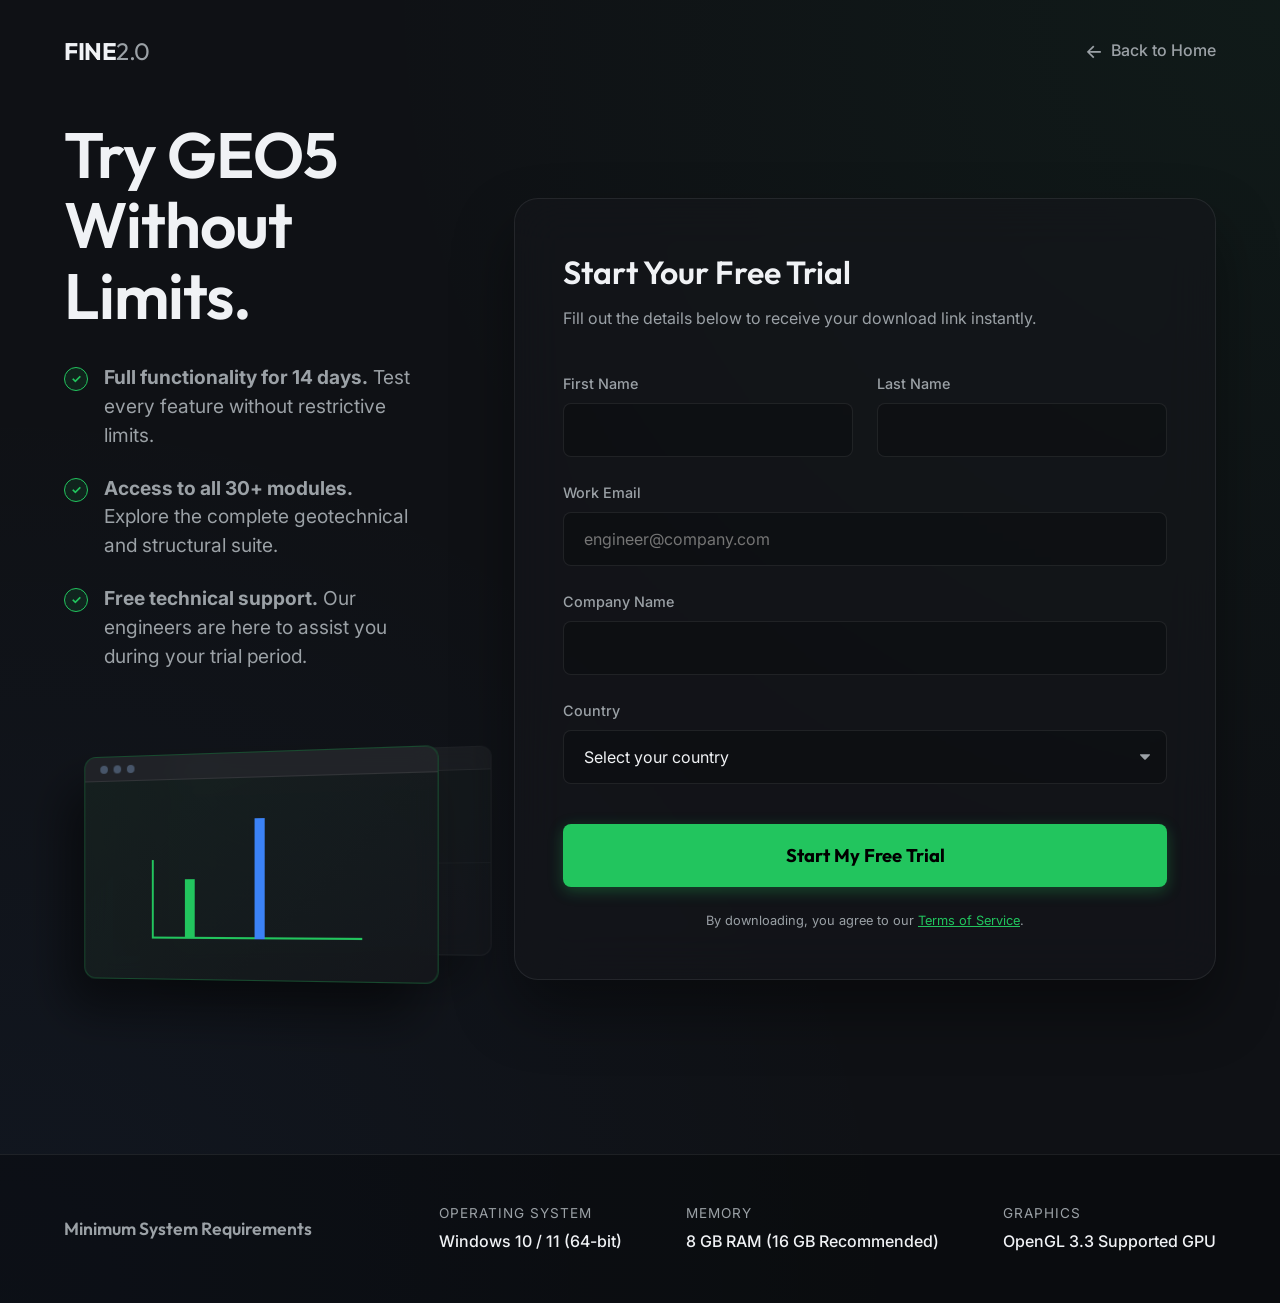
<file: download.html>
<!DOCTYPE html>
<html lang="en">
<head>
    <meta charset="UTF-8">
    <meta name="viewport" content="width=device-width, initial-scale=1.0">
    <title>Start Your Free Trial | Fine 2.0</title>
    <link href="https://fonts.googleapis.com/css2?family=Inter:wght@300;400;500&family=Outfit:wght@500;600;700&display=swap" rel="stylesheet">
    <link rel="stylesheet" href="style.css">
    
    <!-- Download Page Specific Styles -->
    <style>
        /* Minimalist Distraction-Free Layout */
        body { background-color: var(--bg-base); background-image: radial-gradient(circle at top right, rgba(34, 197, 94, 0.05) 0%, transparent 50%), radial-gradient(circle at bottom left, rgba(59, 130, 246, 0.05) 0%, transparent 50%); }
        
        .minimal-header { position: absolute; top: 0; left: 0; width: 100%; padding: 2rem 4rem; display: flex; justify-content: space-between; align-items: center; z-index: 100; }
        .back-link { display: flex; align-items: center; gap: 0.5rem; color: var(--text-muted); font-weight: 500; transition: color 0.3s; }
        .back-link:hover { color: var(--text-main); }
        .back-arrow { font-size: 1.2rem; line-height: 1; }

        /* Split Screen Container */
        .trial-container { min-height: 100vh; max-width: 1400px; margin: 0 auto; padding: 120px 4rem 6rem; display: flex; align-items: center; gap: 6rem; }
        
        /* Left Side: Value Proposition */
        .trial-value { flex: 1; display: flex; flex-direction: column; justify-content: center; }
        .trial-value h1 { font-size: 4rem; line-height: 1.1; margin-bottom: 2rem; letter-spacing: -1px; }
        
        .benefit-list { list-style: none; margin-bottom: 4rem; }
        .benefit-list li { display: flex; align-items: flex-start; gap: 1rem; margin-bottom: 1.5rem; font-size: 1.2rem; color: var(--text-muted); line-height: 1.5; }
        .benefit-icon { flex-shrink: 0; width: 24px; height: 24px; border-radius: 50%; background: rgba(34, 197, 94, 0.1); border: 1px solid var(--geo5-green); display: flex; align-items: center; justify-content: center; color: var(--geo5-green); font-size: 12px; font-weight: bold; margin-top: 4px; }

        /* CSS-Only Floating UI Screens */
        .css-floating-screens { position: relative; width: 100%; height: 300px; perspective: 1200px; margin-top: auto; }
        .ui-screen { position: absolute; top: 0; left: 10%; width: 350px; height: 220px; background: rgba(20, 23, 28, 0.85); border: 1px solid var(--border-glass); border-radius: 12px; backdrop-filter: blur(12px); box-shadow: -20px 30px 50px rgba(0,0,0,0.5); display: flex; flex-direction: column; overflow: hidden; animation: floatUI 6s ease-in-out infinite; }
        
        .screen-back { transform: translateZ(-100px) translateX(60px) translateY(-20px) rotateY(-15deg); opacity: 0.6; animation-delay: -3s; }
        .screen-front { transform: translateZ(50px) translateX(-20px) rotateY(-15deg); border-color: rgba(34, 197, 94, 0.3); }
        
        .ui-header { height: 24px; background: rgba(255,255,255,0.05); border-bottom: 1px solid var(--border-glass); display: flex; align-items: center; padding: 0 1rem; gap: 6px; }
        .ui-header span { width: 8px; height: 8px; border-radius: 50%; background: #475569; }
        .ui-body { flex: 1; background: linear-gradient(135deg, rgba(34, 197, 94, 0.05), transparent); position: relative; }
        .ui-grid-line { position: absolute; background: rgba(255,255,255,0.05); }
        .gl-h { width: 100%; height: 1px; top: 50%; }
        .gl-v { height: 100%; width: 1px; left: 50%; }
        .ui-chart { position: absolute; bottom: 20%; left: 20%; width: 60%; height: 40%; border-bottom: 2px solid var(--geo5-green); border-left: 2px solid var(--geo5-green); }

        @keyframes floatUI { 0%, 100% { transform: translateY(0) translateZ(var(--tz)) translateX(var(--tx)) rotateY(-15deg); } 50% { transform: translateY(-15px) translateZ(var(--tz)) translateX(var(--tx)) rotateY(-15deg); } }

        /* Right Side: Lead Form */
        .trial-form-wrapper { flex: 0.8; }
        .lead-form-card { background: rgba(20, 23, 28, 0.6); border: 1px solid var(--border-glass); border-radius: 24px; padding: 3rem; backdrop-filter: blur(24px); box-shadow: 0 30px 60px rgba(0,0,0,0.4); }
        .lead-form-card h2 { font-size: 2rem; margin-bottom: 0.5rem; }
        .lead-form-card p { color: var(--text-muted); margin-bottom: 2.5rem; }

        .form-grid { display: grid; grid-template-columns: 1fr 1fr; gap: 1.5rem; margin-bottom: 1.5rem; }
        .form-group { display: flex; flex-direction: column; gap: 0.5rem; }
        .form-group.full-width { grid-column: 1 / -1; }
        
        .form-label { font-size: 0.9rem; color: var(--text-muted); font-weight: 500; }
        .form-input { background: rgba(0,0,0,0.2); border: 1px solid var(--border-glass); color: var(--text-main); font-family: var(--font-ui); padding: 1rem 1.25rem; border-radius: 8px; font-size: 1rem; transition: all 0.3s ease; outline: none; }
        .form-input:focus { border-color: var(--geo5-green); background: rgba(34, 197, 94, 0.05); box-shadow: 0 0 0 3px rgba(34, 197, 94, 0.1); }
        
        select.form-input { appearance: none; background-image: url("data:image/svg+xml;charset=US-ASCII,%3Csvg%20xmlns%3D%22http%3A%2F%2Fwww.w3.org%2F2000%2Fsvg%22%20width%3D%22292.4%22%20height%3D%22292.4%22%3E%3Cpath%20fill%3D%22%239ba1a6%22%20d%3D%22M287%2069.4a17.6%2017.6%200%200%200-13-5.4H18.4c-5%200-9.3%201.8-12.9%205.4A17.6%2017.6%200%200%200%200%2082.2c0%205%201.8%209.3%205.4%2012.9l128%20127.9c3.6%203.6%207.8%205.4%2012.8%205.4s9.2-1.8%2012.8-5.4L287%2095c3.5-3.5%205.4-7.8%205.4-12.8%200-5-1.9-9.2-5.5-12.8z%22%2F%3E%3C%2Fsvg%3E"); background-repeat: no-repeat; background-position: right 1rem top 50%; background-size: 0.65rem auto; }

        .btn-submit { width: 100%; background: var(--geo5-green); color: #000; font-family: var(--font-heading); font-size: 1.15rem; font-weight: 700; padding: 1.25rem; border-radius: 8px; border: none; cursor: pointer; transition: all 0.3s ease; margin-top: 1rem; box-shadow: 0 4px 15px rgba(34, 197, 94, 0.3); }
        .btn-submit:hover { background: #16a34a; transform: translateY(-2px); box-shadow: 0 8px 25px rgba(34, 197, 94, 0.4); }

        /* System Requirements Strip */
        .sys-req-strip { border-top: 1px solid var(--border-glass); background: rgba(0,0,0,0.3); padding: 3rem 4rem; }
        .sys-req-inner { max-width: 1400px; margin: 0 auto; display: flex; justify-content: space-between; align-items: center; }
        .sys-title { font-family: var(--font-heading); font-weight: 600; color: var(--text-muted); font-size: 1.1rem; }
        .req-grid { display: flex; gap: 4rem; }
        .req-item { display: flex; flex-direction: column; gap: 0.25rem; }
        .req-label { font-size: 0.85rem; color: var(--text-muted); text-transform: uppercase; letter-spacing: 1px; }
        .req-value { font-weight: 500; color: var(--text-main); }

    </style>
</head>
<body>

    <!-- Minimal Header -->
    <header class="minimal-header">
        <div class="logo">FINE<span>2.0</span></div>
        <a href="index.html" class="back-link">
            <span class="back-arrow">←</span> Back to Home
        </a>
    </header>

    <!-- Main Split Layout -->
    <main class="trial-container">
        
        <!-- Left Side: Value Proposition -->
        <div class="trial-value">
            <h1>Try GEO5 Without Limits.</h1>
            
            <ul class="benefit-list">
                <li>
                    <div class="benefit-icon">✓</div>
                    <span><strong>Full functionality for 14 days.</strong> Test every feature without restrictive limits.</span>
                </li>
                <li>
                    <div class="benefit-icon">✓</div>
                    <span><strong>Access to all 30+ modules.</strong> Explore the complete geotechnical and structural suite.</span>
                </li>
                <li>
                    <div class="benefit-icon">✓</div>
                    <span><strong>Free technical support.</strong> Our engineers are here to assist you during your trial period.</span>
                </li>
            </ul>

            <!-- CSS-Only Graphic: Floating UI Screens -->
            <div class="css-floating-screens">
                <div class="ui-screen screen-back" style="--tz: -100px; --tx: 60px;">
                    <div class="ui-header"><span></span><span></span><span></span></div>
                    <div class="ui-body">
                        <div class="ui-grid-line gl-h"></div>
                        <div class="ui-grid-line gl-v"></div>
                    </div>
                </div>
                <div class="ui-screen screen-front" style="--tz: 50px; --tx: -20px;">
                    <div class="ui-header"><span></span><span></span><span></span></div>
                    <div class="ui-body">
                        <div class="ui-chart"></div>
                        <div style="position: absolute; bottom: 20%; left: 30%; width: 10px; height: 30%; background: var(--geo5-green);"></div>
                        <div style="position: absolute; bottom: 20%; left: 50%; width: 10px; height: 60%; background: var(--finec-blue);"></div>
                    </div>
                </div>
            </div>
        </div>

        <!-- Right Side: Lead Form -->
        <div class="trial-form-wrapper">
            <div class="lead-form-card">
                <h2>Start Your Free Trial</h2>
                <p>Fill out the details below to receive your download link instantly.</p>
                
                <form action="#" method="POST" id="trial-form">
                    <div class="form-grid">
                        <div class="form-group">
                            <label for="fname" class="form-label">First Name</label>
                            <input type="text" id="fname" class="form-input" required>
                        </div>
                        <div class="form-group">
                            <label for="lname" class="form-label">Last Name</label>
                            <input type="text" id="lname" class="form-input" required>
                        </div>
                        
                        <div class="form-group full-width">
                            <label for="email" class="form-label">Work Email</label>
                            <input type="email" id="email" class="form-input" placeholder="engineer@company.com" required>
                        </div>

                        <div class="form-group full-width">
                            <label for="company" class="form-label">Company Name</label>
                            <input type="text" id="company" class="form-input" required>
                        </div>

                        <div class="form-group full-width">
                            <label for="country" class="form-label">Country</label>
                            <select id="country" class="form-input" required>
                                <option value="" disabled selected>Select your country</option>
                                <option value="UAE">United Arab Emirates</option>
                                <option value="KSA">Saudi Arabia</option>
                                <option value="USA">United States</option>
                                <option value="UK">United Kingdom</option>
                                <option value="DE">Germany</option>
                                <option value="OTHER">Other</option>
                            </select>
                        </div>
                    </div>
                    
                    <button type="submit" class="btn-submit">Start My Free Trial</button>
                    <p style="font-size: 0.8rem; text-align: center; margin-top: 1.5rem; margin-bottom: 0;">By downloading, you agree to our <a href="#" style="color: var(--geo5-green); text-decoration: underline;">Terms of Service</a>.</p>
                </form>
            </div>
        </div>

    </main>

    <!-- System Requirements Strip -->
    <div class="sys-req-strip">
        <div class="sys-req-inner">
            <div class="sys-title">Minimum System Requirements</div>
            <div class="req-grid">
                <div class="req-item">
                    <span class="req-label">Operating System</span>
                    <span class="req-value">Windows 10 / 11 (64-bit)</span>
                </div>
                <div class="req-item">
                    <span class="req-label">Memory</span>
                    <span class="req-value">8 GB RAM (16 GB Recommended)</span>
                </div>
                <div class="req-item">
                    <span class="req-label">Graphics</span>
                    <span class="req-value">OpenGL 3.3 Supported GPU</span>
                </div>
            </div>
        </div>
    </div>

</body>
</html>
</file>
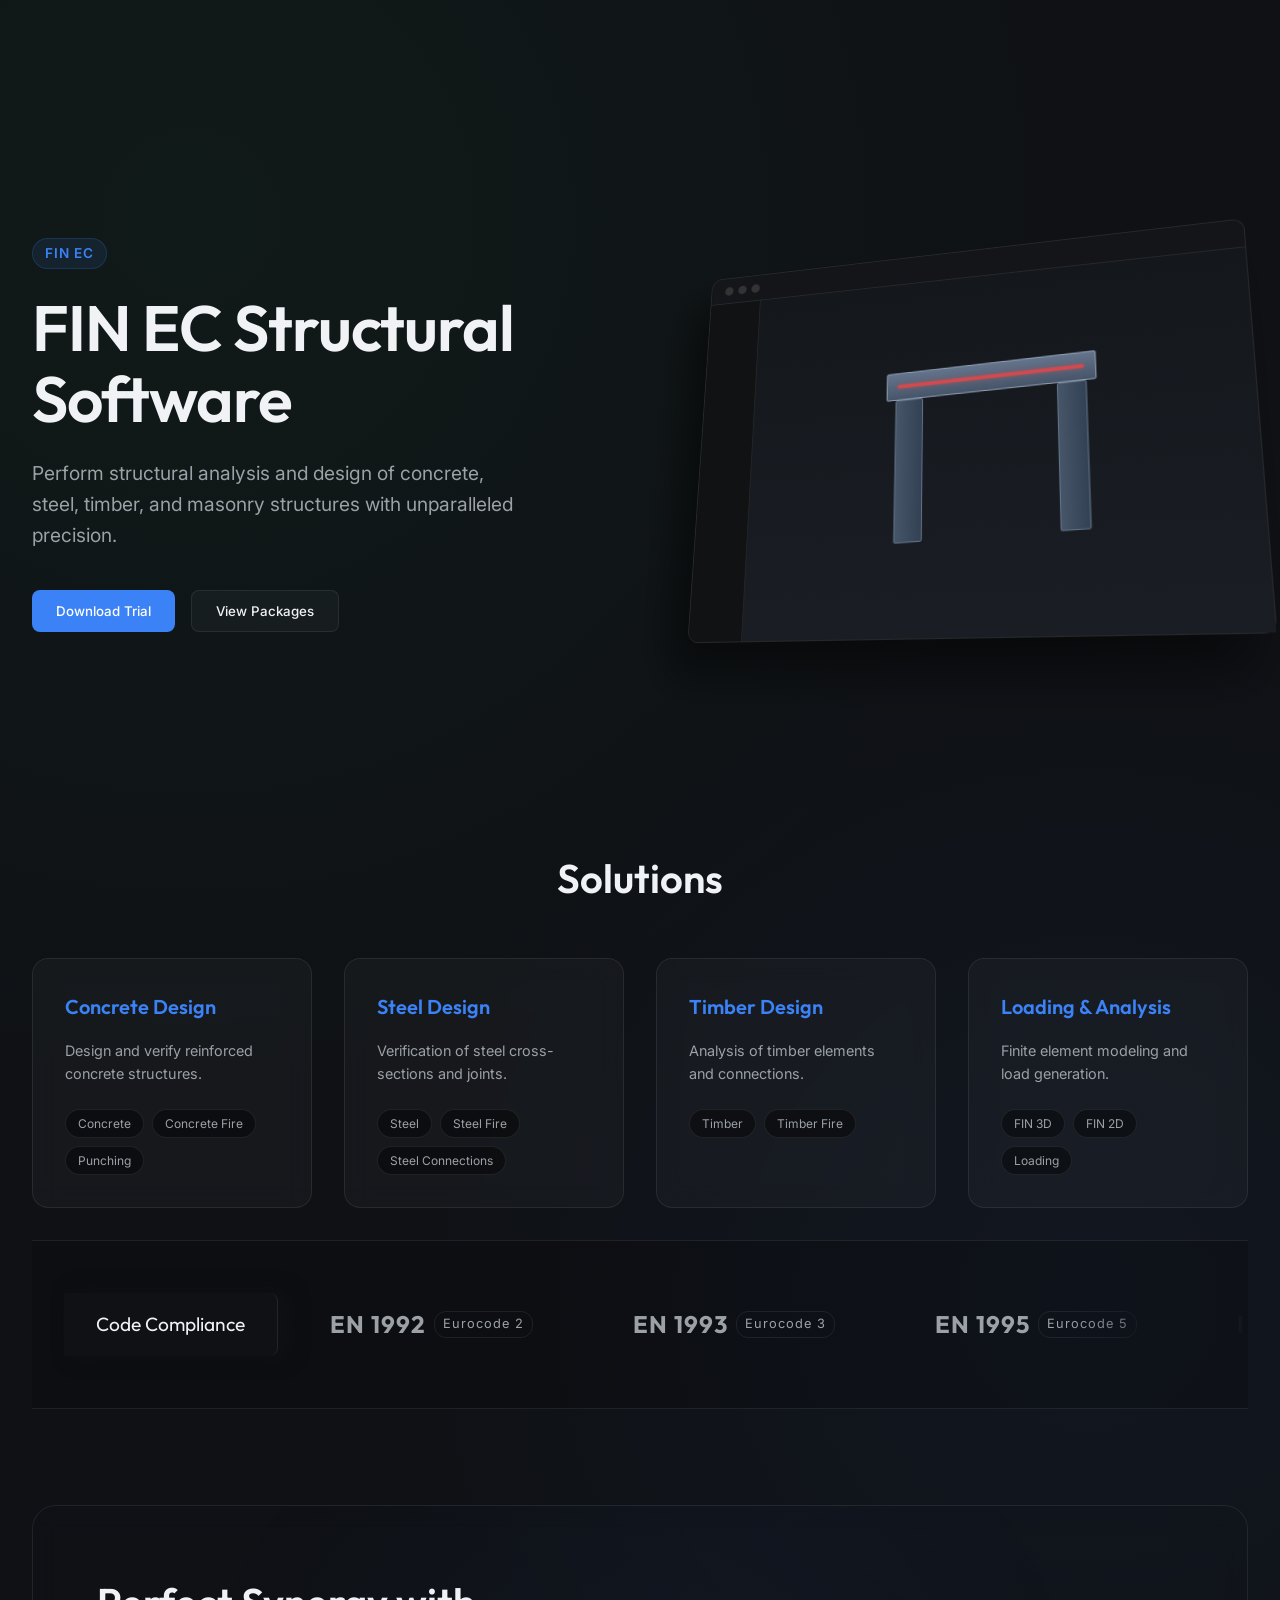
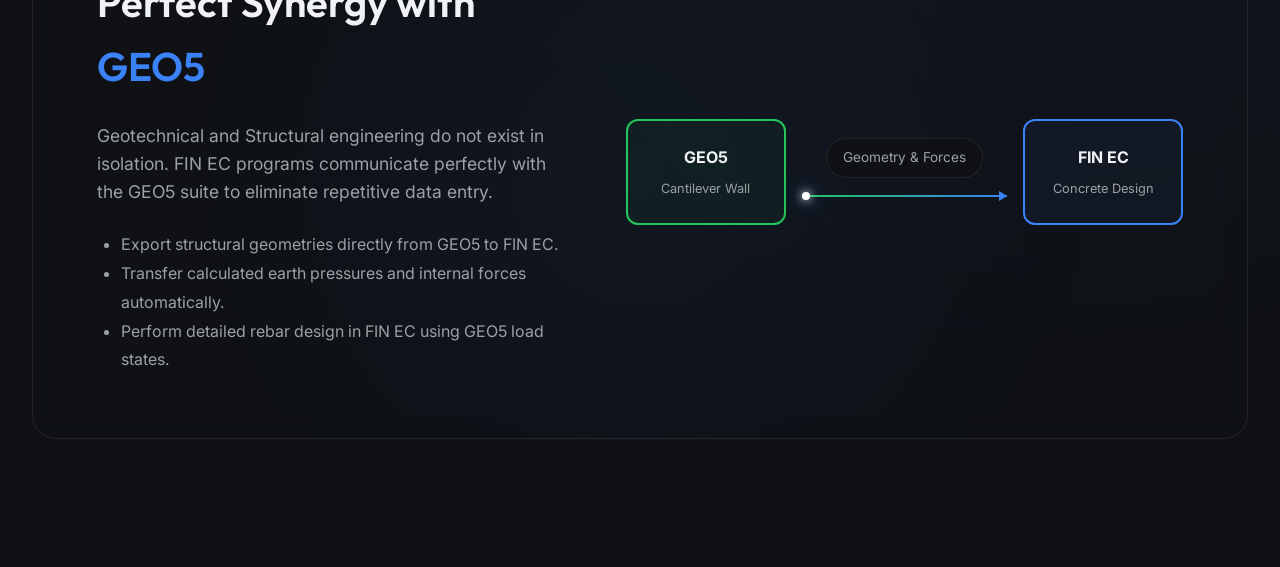
<file: finec-hub.html>
<!DOCTYPE html>
<html lang="en">
<head>
    <meta charset="UTF-8">
    <meta name="viewport" content="width=device-width, initial-scale=1.0">
    <title>FIN EC Structural Software | Fine 2.0</title>
    <link href="https://fonts.googleapis.com/css2?family=Inter:wght@300;400;500&family=Outfit:wght@500;600;700&display=swap" rel="stylesheet">
    <link rel="stylesheet" href="style.css">
    
    <!-- FIN EC Specific Styles appended for this page -->
    <style>
        /* Badge Override for FIN EC */
        .finec-badge { background: rgba(59, 130, 246, 0.1); color: var(--finec-blue); border: 1px solid rgba(59, 130, 246, 0.2); }

        /* Structural 3D Mockup CSS */
        .mockup-canvas.structural-bg { background: linear-gradient(to bottom, #14171c, #1a1e24); align-items: center; justify-content: center; }
        .structural-frame { position: relative; width: 200px; height: 180px; perspective: 800px; transform: rotateX(10deg) rotateY(-10deg); }
        .struc-column { position: absolute; bottom: 0; width: 30px; height: 150px; background: linear-gradient(90deg, #475569, #334155); border: 1px solid #64748b; border-radius: 2px; }
        .struc-column.left { left: 0; }
        .struc-column.right { right: 0; }
        .struc-beam { position: absolute; top: 0; left: -10px; width: 220px; height: 30px; background: linear-gradient(180deg, #64748b, #475569); border: 1px solid #94a3b8; border-radius: 2px; display: flex; align-items: center; justify-content: space-evenly; }
        /* Simulated rebar inside the beam */
        .rebar { height: 4px; width: 90%; background: #ef4444; border-radius: 2px; opacity: 0.8; box-shadow: 0 0 5px rgba(239, 68, 68, 0.5); }

        /* Marquee Section CSS */
        .marquee-section { padding: 4rem 0; border-top: 1px solid var(--border-glass); border-bottom: 1px solid var(--border-glass); background: rgba(0,0,0,0.2); overflow: hidden; position: relative; display: flex; align-items: center; }
        .marquee-title { position: absolute; left: 2rem; z-index: 10; font-family: var(--font-heading); font-size: 1.2rem; color: var(--text-main); background: var(--bg-base); padding: 1rem 2rem; border-right: 1px solid var(--border-glass); border-radius: 0 8px 8px 0; box-shadow: 10px 0 20px var(--bg-base); }
        .marquee-container { width: 100%; overflow: hidden; white-space: nowrap; mask-image: linear-gradient(to right, transparent, black 20%, black 80%, transparent); -webkit-mask-image: linear-gradient(to right, transparent, black 15%, black 85%, transparent); }
        .marquee-track { display: inline-block; animation: scrollMarquee 30s linear infinite; padding-left: 250px; /* Offset for title */ }
        .marquee-item { display: inline-flex; align-items: center; justify-content: center; font-size: 1.5rem; font-weight: 700; color: var(--text-muted); margin: 0 3rem; font-family: var(--font-heading); letter-spacing: 1px; transition: color 0.3s; }
        .marquee-item:hover { color: var(--text-main); }
        .marquee-item span { font-size: 0.8rem; font-weight: 400; font-family: var(--font-ui); margin-left: 8px; border: 1px solid var(--border-glass); padding: 2px 8px; border-radius: 12px; }
        
        @keyframes scrollMarquee { 0% { transform: translateX(0); } 100% { transform: translateX(-50%); } }

        /* Cross-Compatibility Banner CSS */
        .integration-banner { margin: 6rem 0 8rem 0; background: radial-gradient(circle at center, rgba(59, 130, 246, 0.05) 0%, transparent 70%); border: 1px solid var(--border-glass); border-radius: 24px; padding: 4rem; display: flex; align-items: center; justify-content: space-between; gap: 4rem; position: relative; overflow: hidden; backdrop-filter: blur(12px); }
        .integration-content { flex: 1; z-index: 2; }
        .integration-content h2 { font-size: 2.5rem; margin-bottom: 1.5rem; }
        .integration-content h2 span { color: var(--finec-blue); }
        .integration-content p { color: var(--text-muted); font-size: 1.1rem; margin-bottom: 1.5rem; }
        
        /* CSS Integration Diagram */
        .integration-visual { flex: 1.2; z-index: 2; display: flex; align-items: center; justify-content: center; }
        .diagram-container { display: flex; align-items: center; gap: 1rem; width: 100%; justify-content: center; }
        .sys-box { padding: 1.5rem; border-radius: 12px; text-align: center; font-weight: bold; width: 160px; position: relative; }
        .sys-box span { display: block; font-size: 0.8rem; font-weight: normal; margin-top: 0.5rem; color: var(--text-muted); }
        .box-geo5 { background: rgba(34, 197, 94, 0.05); border: 2px solid var(--geo5-green); color: var(--text-main); }
        .box-finec { background: rgba(59, 130, 246, 0.05); border: 2px solid var(--finec-blue); color: var(--text-main); }
        
        .transfer-path { display: flex; flex-direction: column; align-items: center; flex: 1; position: relative; }
        .path-line { width: 100%; height: 2px; background: dashed 2px var(--border-glass); position: absolute; top: 50%; z-index: 1; }
        .path-label { background: var(--bg-base); padding: 0.5rem 1rem; border: 1px solid var(--border-glass); border-radius: 20px; font-size: 0.85rem; color: var(--text-muted); z-index: 2; margin-bottom: 0.5rem; }
        .path-arrow { width: 100%; position: relative; z-index: 2; height: 20px; display: flex; align-items: center; }
        .path-arrow-line { height: 2px; background: linear-gradient(90deg, var(--geo5-green), var(--finec-blue)); width: 100%; position: relative; }
        .path-arrow-line::after { content: ''; position: absolute; right: 0; top: -4px; border-top: 5px solid transparent; border-bottom: 5px solid transparent; border-left: 8px solid var(--finec-blue); }
        
        /* Glowing connection particle */
        .data-packet { position: absolute; width: 8px; height: 8px; background: #fff; border-radius: 50%; top: 50%; transform: translateY(-50%); box-shadow: 0 0 10px #fff, 0 0 20px var(--finec-blue); animation: packetFlow 2s infinite ease-in-out; }
        @keyframes packetFlow { 0% { left: 0; opacity: 0; } 20% { opacity: 1; } 80% { opacity: 1; } 100% { left: 100%; opacity: 0; } }

    </style>
</head>
<body>

    <!-- Global Header (Include your existing Mega-Menu from index.html here) -->
    
    <main class="suite-hub" id="finec-hub">
        
        <!-- Suite Hero Section -->
        <section class="hero-section">
            <div class="hero-content">
                <div class="suite-badge finec-badge">FIN EC</div>
                <h1 style="color: var(--text-main);">FIN EC Structural Software</h1>
                <p>Perform structural analysis and design of concrete, steel, timber, and masonry structures with unparalleled precision.</p>
                <div class="hero-actions">
                    <button class="btn-primary" style="background: var(--finec-blue); color: #fff;">Download Trial</button>
                    <button class="btn-secondary">View Packages</button>
                </div>
            </div>
            <div class="hero-visual">
                <!-- CSS-only 3D Structural Mockup -->
                <div class="mockup-3d">
                    <div class="mockup-window">
                        <div class="mockup-header"><span></span><span></span><span></span></div>
                        <div class="mockup-body">
                            <div class="mockup-sidebar"></div>
                            <div class="mockup-canvas structural-bg">
                                <div class="structural-frame">
                                    <div class="struc-column left"></div>
                                    <div class="struc-column right"></div>
                                    <div class="struc-beam top">
                                        <div class="rebar"></div>
                                    </div>
                                </div>
                            </div>
                        </div>
                    </div>
                </div>
            </div>
        </section>

        <!-- Solutions Router Grid -->
        <section class="solutions-section" style="padding-bottom: 2rem;">
            <h2 class="section-title">Solutions</h2>
            <!-- Note: Default grid is 4 columns, perfect for these 4 cards -->
            <div class="solutions-grid">
                
                <div class="glass-card">
                    <h3 style="color: var(--finec-blue);">Concrete Design</h3>
                    <p>Design and verify reinforced concrete structures.</p>
                    <ul class="program-tags">
                        <li>Concrete</li>
                        <li>Concrete Fire</li>
                        <li>Punching</li>
                    </ul>
                </div>

                <div class="glass-card">
                    <h3 style="color: var(--finec-blue);">Steel Design</h3>
                    <p>Verification of steel cross-sections and joints.</p>
                    <ul class="program-tags">
                        <li>Steel</li>
                        <li>Steel Fire</li>
                        <li>Steel Connections</li>
                    </ul>
                </div>

                <div class="glass-card">
                    <h3 style="color: var(--finec-blue);">Timber Design</h3>
                    <p>Analysis of timber elements and connections.</p>
                    <ul class="program-tags">
                        <li>Timber</li>
                        <li>Timber Fire</li>
                    </ul>
                </div>

                <div class="glass-card">
                    <h3 style="color: var(--finec-blue);">Loading & Analysis</h3>
                    <p>Finite element modeling and load generation.</p>
                    <ul class="program-tags">
                        <li>FIN 3D</li>
                        <li>FIN 2D</li>
                        <li>Loading</li>
                    </ul>
                </div>

            </div>
        </section>

        <!-- Supported Codes Marquee -->
        <section class="marquee-section">
            <div class="marquee-title">Code Compliance</div>
            <div class="marquee-container">
                <div class="marquee-track">
                    <!-- Track 1 -->
                    <div class="marquee-item">EN 1992 <span>Eurocode 2</span></div>
                    <div class="marquee-item">EN 1993 <span>Eurocode 3</span></div>
                    <div class="marquee-item">EN 1995 <span>Eurocode 5</span></div>
                    <div class="marquee-item">IBC <span>USA</span></div>
                    <div class="marquee-item">ACI 318 <span>USA</span></div>
                    <div class="marquee-item">SIA 262 <span>Switzerland</span></div>
                    <div class="marquee-item">AS 3600 <span>Australia</span></div>
                    <div class="marquee-item">IS 456 <span>India</span></div>
                    
                    <!-- Track 2 (Duplicated for seamless infinite loop) -->
                    <div class="marquee-item">EN 1992 <span>Eurocode 2</span></div>
                    <div class="marquee-item">EN 1993 <span>Eurocode 3</span></div>
                    <div class="marquee-item">EN 1995 <span>Eurocode 5</span></div>
                    <div class="marquee-item">IBC <span>USA</span></div>
                    <div class="marquee-item">ACI 318 <span>USA</span></div>
                    <div class="marquee-item">SIA 262 <span>Switzerland</span></div>
                    <div class="marquee-item">AS 3600 <span>Australia</span></div>
                    <div class="marquee-item">IS 456 <span>India</span></div>
                </div>
            </div>
        </section>

        <!-- Cross-Compatibility Banner -->
        <section class="integration-banner">
            <div class="integration-content">
                <h2>Perfect Synergy with <span>GEO5</span></h2>
                <p>Geotechnical and Structural engineering do not exist in isolation. FIN EC programs communicate perfectly with the GEO5 suite to eliminate repetitive data entry.</p>
                <ul style="color: var(--text-muted); list-style: disc; margin-left: 1.5rem; line-height: 1.8;">
                    <li>Export structural geometries directly from GEO5 to FIN EC.</li>
                    <li>Transfer calculated earth pressures and internal forces automatically.</li>
                    <li>Perform detailed rebar design in FIN EC using GEO5 load states.</li>
                </ul>
            </div>
            
            <div class="integration-visual">
                <div class="diagram-container">
                    <div class="sys-box box-geo5">
                        GEO5
                        <span>Cantilever Wall</span>
                    </div>
                    
                    <div class="transfer-path">
                        <div class="path-label">Geometry & Forces</div>
                        <div class="path-arrow">
                            <div class="path-arrow-line">
                                <div class="data-packet"></div>
                            </div>
                        </div>
                    </div>
                    
                    <div class="sys-box box-finec">
                        FIN EC
                        <span>Concrete Design</span>
                    </div>
                </div>
            </div>
        </section>

    </main>

    <script src="main.js"></script>
</body>
</html>
</file>
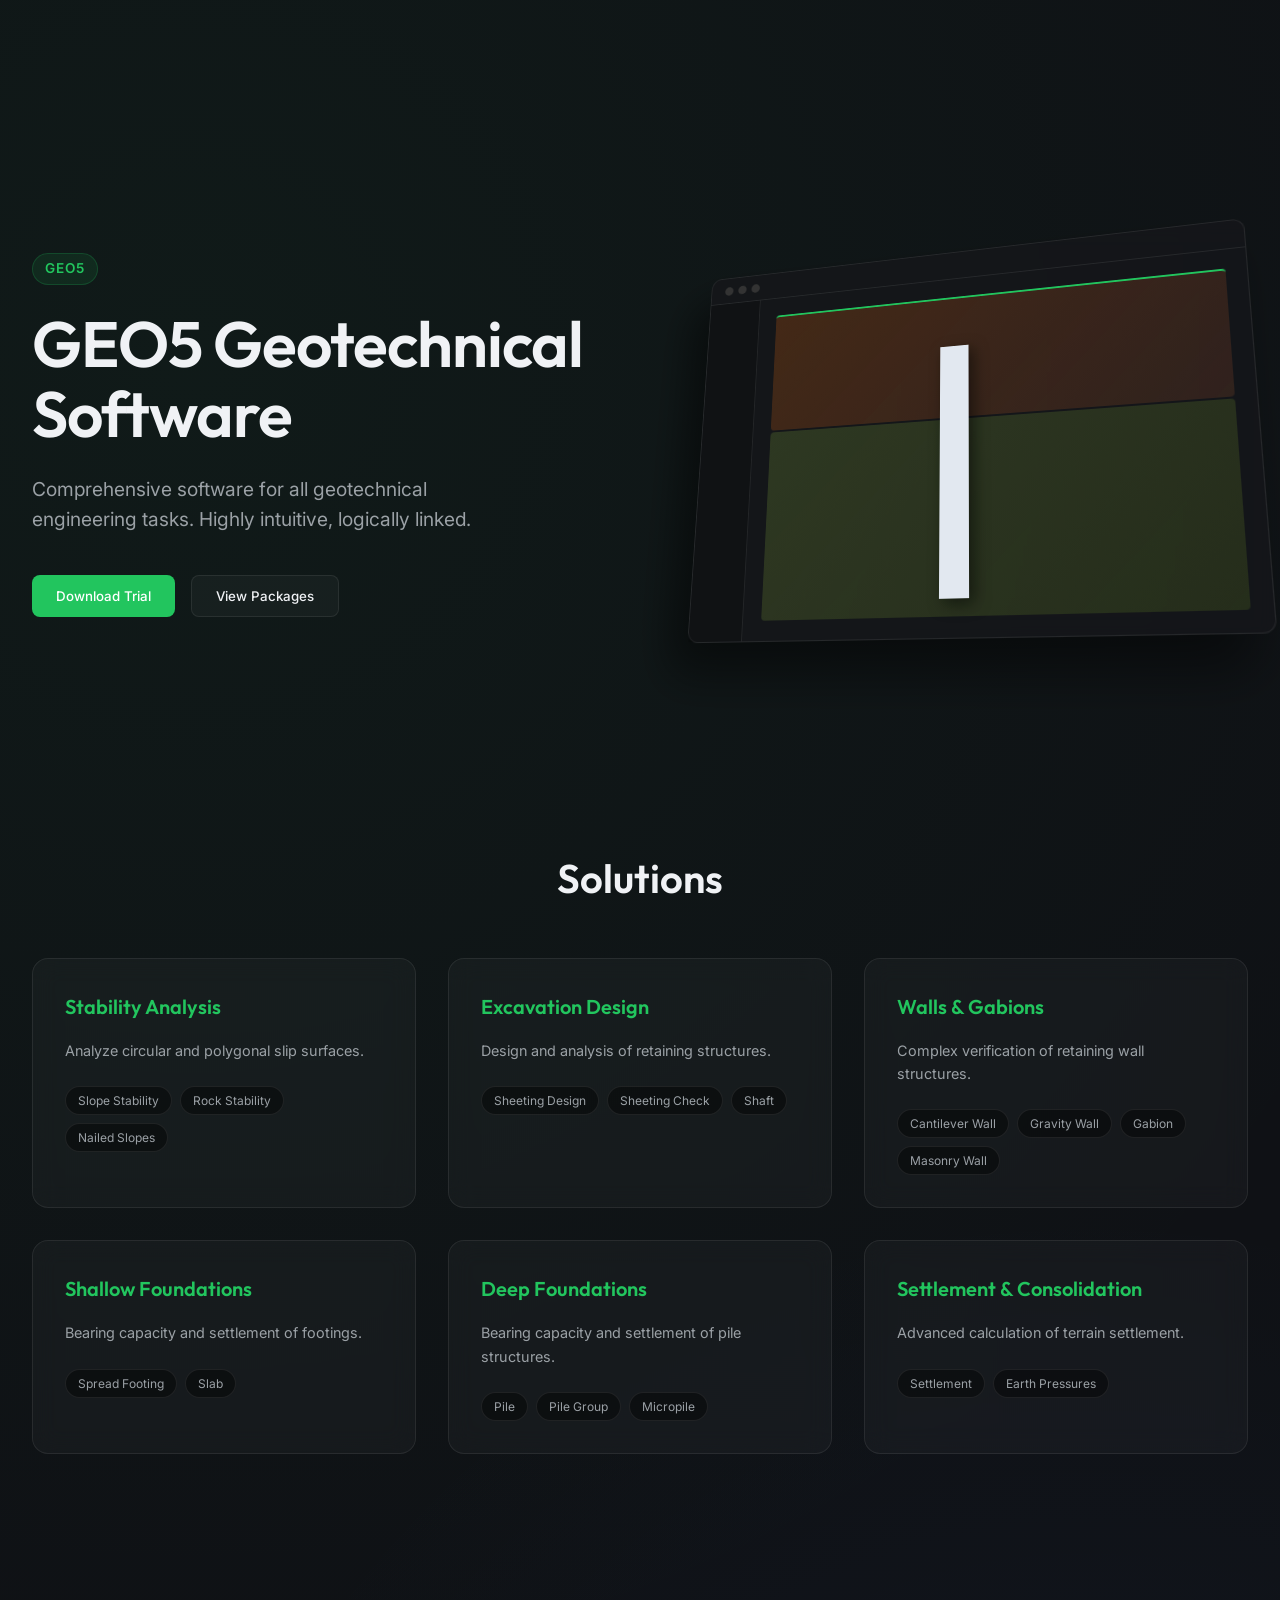
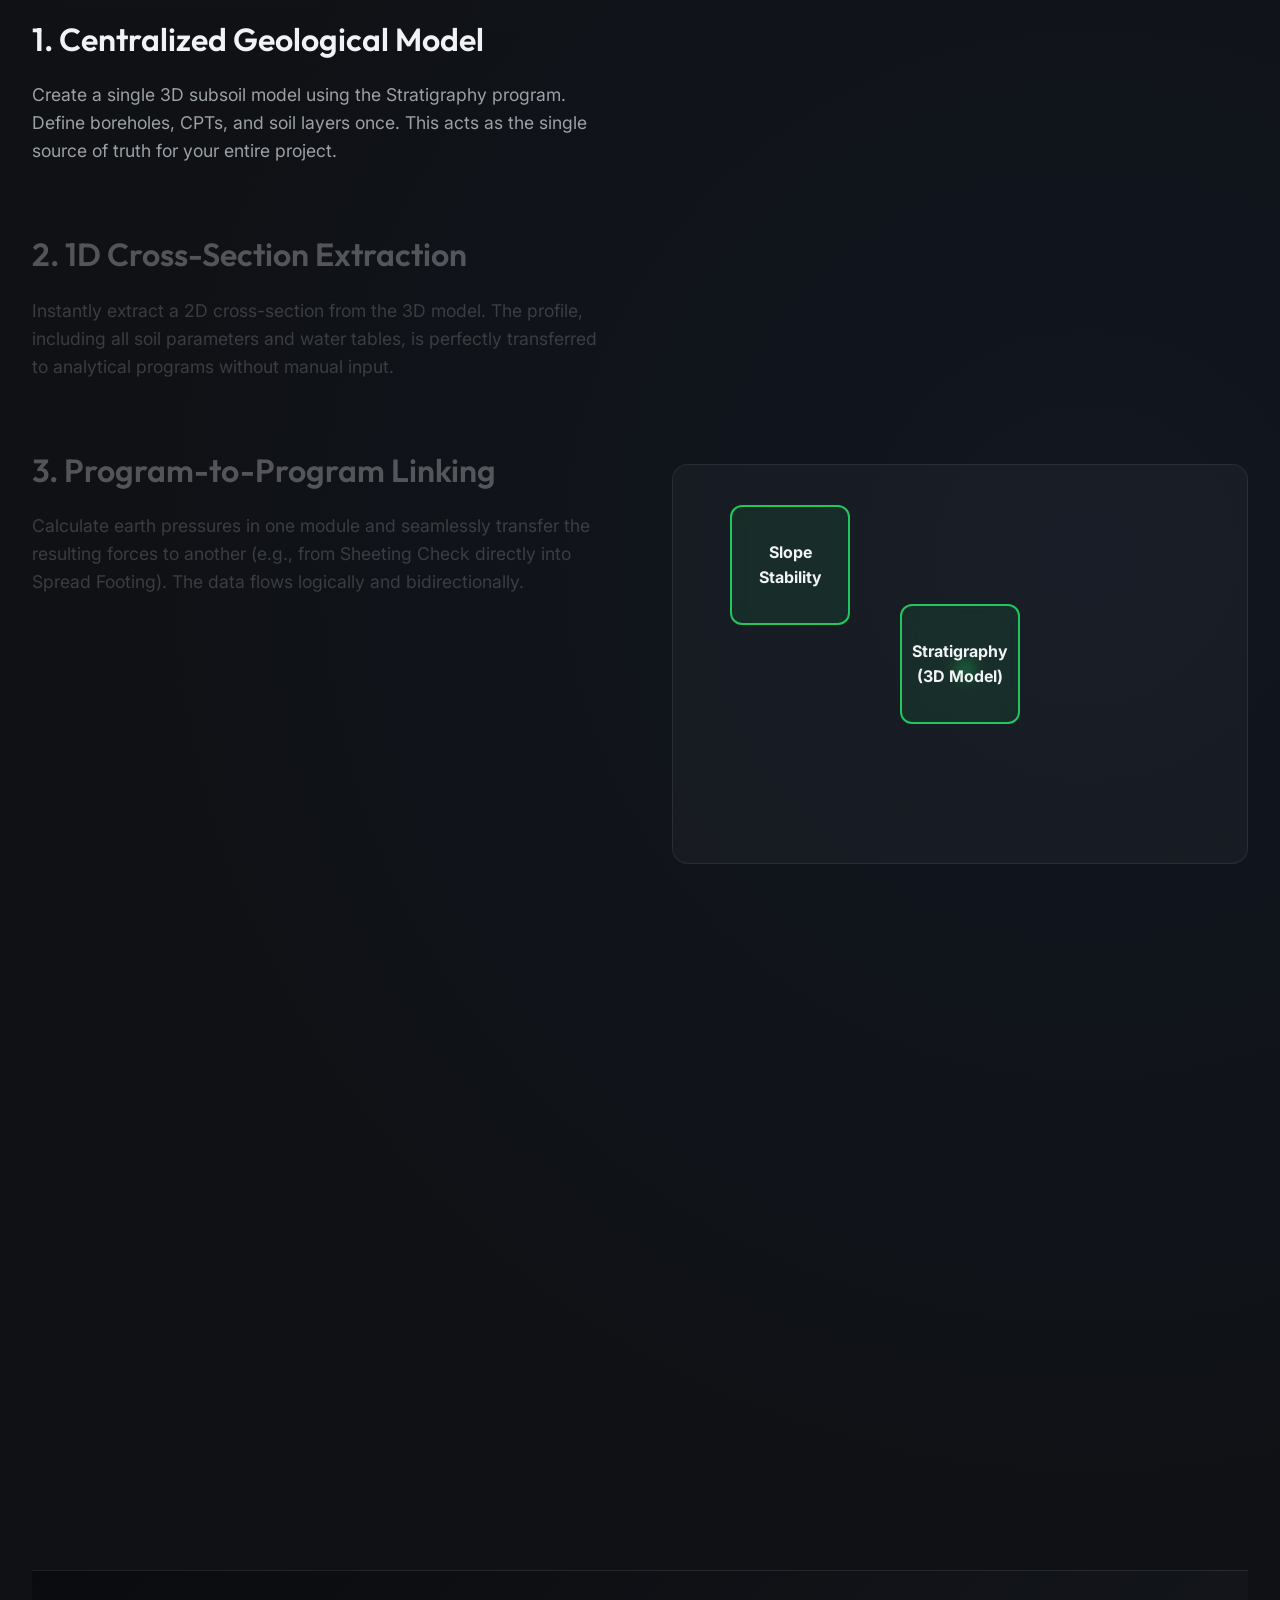
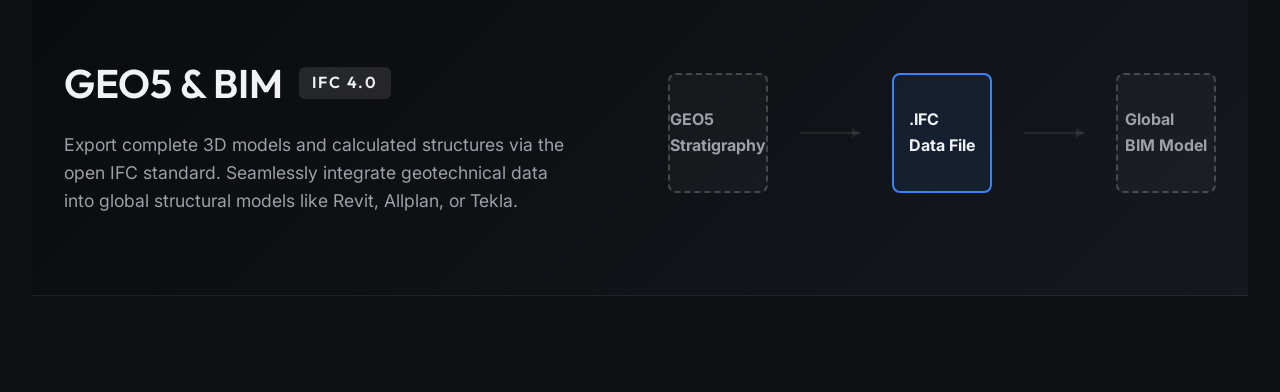
<file: geo5-hub.html>
<!DOCTYPE html>
<html lang="en">
<head>
    <meta charset="UTF-8">
    <meta name="viewport" content="width=device-width, initial-scale=1.0">
    <title>GEO5 Geotechnical Software | Fine 2.0</title>
    <link href="https://fonts.googleapis.com/css2?family=Inter:wght@300;400;500&family=Outfit:wght@500;600;700&display=swap" rel="stylesheet">
    <link rel="stylesheet" href="style.css">
    
    <!-- GEO5 Specific Styles appended for this page -->
    <style>
        /* Force 3-column grid for the 6 cards to balance perfectly */
        .solutions-grid.geo5-grid { grid-template-columns: repeat(3, 1fr); }

        /* Logical Link Diagram CSS */
        .link-diagram-container { position: relative; width: 100%; height: 100%; display: flex; align-items: center; justify-content: center; }
        .data-node { width: 120px; height: 120px; background: rgba(34, 197, 94, 0.1); border: 2px solid var(--geo5-green); border-radius: 12px; display: flex; align-items: center; justify-content: center; font-weight: bold; text-align: center; color: var(--text-main); position: absolute; backdrop-filter: blur(8px); z-index: 2; transition: all 0.5s ease; }
        
        .node-center { top: 50%; left: 50%; transform: translate(-50%, -50%); }
        .node-top-left { top: 10%; left: 10%; opacity: 0; }
        .node-bottom-right { bottom: 10%; right: 10%; opacity: 0; }
        
        .data-particle { position: absolute; width: 10px; height: 10px; background: var(--geo5-green); border-radius: 50%; top: 50%; left: 50%; opacity: 0; z-index: 1; box-shadow: 0 0 10px var(--geo5-green); }

        /* Active states triggered by Scroll Observer in main.js */
        .active-step-2 .node-top-left { opacity: 1; }
        .active-step-2 .particle-1 { animation: flowTL 2s infinite linear; opacity: 1; }
        .active-step-3 .node-top-left, .active-step-3 .node-bottom-right { opacity: 1; }
        .active-step-3 .particle-1 { animation: flowTL 2s infinite linear; opacity: 1; }
        .active-step-3 .particle-2 { animation: flowBR 2s infinite linear; opacity: 1; }

        @keyframes flowTL { 0% { transform: translate(-50%, -50%); } 100% { transform: translate(-200px, -150px); } }
        @keyframes flowBR { 0% { transform: translate(-50%, -50%); } 100% { transform: translate(150px, 150px); } }

        /* BIM Banner CSS */
        .bim-banner { background: linear-gradient(135deg, #0a0b0e 0%, #15181e 100%); border-top: 1px solid var(--border-glass); border-bottom: 1px solid var(--border-glass); padding: 5rem 2rem; margin: 6rem 0; display: flex; align-items: center; justify-content: space-between; gap: 4rem; overflow: hidden; position: relative; }
        .bim-content { flex: 1; z-index: 2; }
        .bim-content h2 { font-size: 2.5rem; margin-bottom: 1rem; display: flex; align-items: center; gap: 1rem; }
        .bim-badge { background: rgba(255, 255, 255, 0.1); padding: 0.2rem 0.8rem; border-radius: 6px; font-size: 1rem; letter-spacing: 2px; }
        .bim-content p { color: var(--text-muted); font-size: 1.1rem; max-width: 500px; }
        
        /* CSS-Only Vector Graphic for IFC Workflow */
        .bim-visual { flex: 1; display: flex; justify-content: center; align-items: center; z-index: 2; }
        .ifc-workflow { display: flex; align-items: center; gap: 2rem; }
        .ifc-box { width: 100px; height: 120px; border: 2px dashed rgba(255,255,255,0.2); border-radius: 8px; display: flex; flex-direction: column; align-items: center; justify-content: center; background: var(--bg-surface); color: var(--text-muted); font-weight: bold; }
        .ifc-box.active { border: 2px solid var(--finec-blue); background: rgba(59, 130, 246, 0.1); color: var(--text-main); }
        .ifc-arrow { height: 2px; width: 60px; background: var(--border-glass); position: relative; }
        .ifc-arrow::after { content: ''; position: absolute; right: 0; top: -4px; border-top: 5px solid transparent; border-bottom: 5px solid transparent; border-left: 8px solid var(--border-glass); }
    </style>
</head>
<body>

    <!-- Global Header (Include your existing Mega-Menu from index.html here) -->
    
    <main class="suite-hub" id="geo5-hub">
        
        <!-- Suite Hero Section -->
        <section class="hero-section">
            <div class="hero-content">
                <div class="suite-badge geo5-badge">GEO5</div>
                <h1 style="color: var(--text-main);">GEO5 Geotechnical Software</h1>
                <p>Comprehensive software for all geotechnical engineering tasks. Highly intuitive, logically linked.</p>
                <div class="hero-actions">
                    <button class="btn-primary" style="background: var(--geo5-green); color: #fff;">Download Trial</button>
                    <button class="btn-secondary">View Packages</button>
                </div>
            </div>
            <div class="hero-visual">
                <!-- CSS-only 3D Mockup tailored to GEO5 -->
                <div class="mockup-3d">
                    <div class="mockup-window">
                        <div class="mockup-header"><span></span><span></span><span></span></div>
                        <div class="mockup-body">
                            <div class="mockup-sidebar"></div>
                            <div class="mockup-canvas">
                                <div class="mockup-soil-layer l1"></div>
                                <div class="mockup-soil-layer l2"></div>
                                <div class="mockup-wall" style="background: #e2e8f0; width: 30px;"></div>
                            </div>
                        </div>
                    </div>
                </div>
            </div>
        </section>

        <!-- Solutions Router Grid (Specific to GEO5) -->
        <section class="solutions-section">
            <h2 class="section-title">Solutions</h2>
            <div class="solutions-grid geo5-grid">
                
                <div class="glass-card">
                    <h3 style="color: var(--geo5-green);">Stability Analysis</h3>
                    <p>Analyze circular and polygonal slip surfaces.</p>
                    <ul class="program-tags">
                        <li>Slope Stability</li>
                        <li>Rock Stability</li>
                        <li>Nailed Slopes</li>
                    </ul>
                </div>

                <div class="glass-card">
                    <h3 style="color: var(--geo5-green);">Excavation Design</h3>
                    <p>Design and analysis of retaining structures.</p>
                    <ul class="program-tags">
                        <li>Sheeting Design</li>
                        <li>Sheeting Check</li>
                        <li>Shaft</li>
                    </ul>
                </div>

                <div class="glass-card">
                    <h3 style="color: var(--geo5-green);">Walls & Gabions</h3>
                    <p>Complex verification of retaining wall structures.</p>
                    <ul class="program-tags">
                        <li>Cantilever Wall</li>
                        <li>Gravity Wall</li>
                        <li>Gabion</li>
                        <li>Masonry Wall</li>
                    </ul>
                </div>

                <div class="glass-card">
                    <h3 style="color: var(--geo5-green);">Shallow Foundations</h3>
                    <p>Bearing capacity and settlement of footings.</p>
                    <ul class="program-tags">
                        <li>Spread Footing</li>
                        <li>Slab</li>
                    </ul>
                </div>

                <div class="glass-card">
                    <h3 style="color: var(--geo5-green);">Deep Foundations</h3>
                    <p>Bearing capacity and settlement of pile structures.</p>
                    <ul class="program-tags">
                        <li>Pile</li>
                        <li>Pile Group</li>
                        <li>Micropile</li>
                    </ul>
                </div>

                <div class="glass-card">
                    <h3 style="color: var(--geo5-green);">Settlement & Consolidation</h3>
                    <p>Advanced calculation of terrain settlement.</p>
                    <ul class="program-tags">
                        <li>Settlement</li>
                        <li>Earth Pressures</li>
                    </ul>
                </div>

            </div>
        </section>

        <!-- "Logical Link" Visualization (Scrollytelling) -->
        <section class="scrollytelling-section" id="logical-link-section">
            <div class="scroll-content-left">
                <div class="scroll-text-item active" data-step="1">
                    <h3>1. Centralized Geological Model</h3>
                    <p>Create a single 3D subsoil model using the Stratigraphy program. Define boreholes, CPTs, and soil layers once. This acts as the single source of truth for your entire project.</p>
                </div>
                <div class="scroll-text-item" data-step="2">
                    <h3>2. 1D Cross-Section Extraction</h3>
                    <p>Instantly extract a 2D cross-section from the 3D model. The profile, including all soil parameters and water tables, is perfectly transferred to analytical programs without manual input.</p>
                </div>
                <div class="scroll-text-item" data-step="3">
                    <h3>3. Program-to-Program Linking</h3>
                    <p>Calculate earth pressures in one module and seamlessly transfer the resulting forces to another (e.g., from Sheeting Check directly into Spread Footing). The data flows logically and bidirectionally.</p>
                </div>
            </div>
            
            <div class="scroll-visuals-right">
                <!-- Single sticky visual container that updates based on scroll -->
                <div class="scroll-visual-block" id="link-diagram-host" style="position: sticky; top: 150px;">
                    <div class="link-diagram-container">
                        <!-- Step 1: Base Node -->
                        <div class="data-node node-center">Stratigraphy<br>(3D Model)</div>
                        
                        <!-- Step 2: Extracted Node -->
                        <div class="data-node node-top-left">Slope<br>Stability</div>
                        <div class="data-particle particle-1"></div>
                        
                        <!-- Step 3: Secondary Linked Node -->
                        <div class="data-node node-bottom-right">Spread<br>Footing</div>
                        <div class="data-particle particle-2"></div>
                    </div>
                </div>
            </div>
        </section>

        <!-- BIM Integration Banner -->
        <section class="bim-banner">
            <div class="bim-content">
                <h2>GEO5 & BIM <span class="bim-badge">IFC 4.0</span></h2>
                <p>Export complete 3D models and calculated structures via the open IFC standard. Seamlessly integrate geotechnical data into global structural models like Revit, Allplan, or Tekla.</p>
            </div>
            <div class="bim-visual">
                <!-- Pure CSS Vector Representation of IFC workflow -->
                <div class="ifc-workflow">
                    <div class="ifc-box">GEO5<br>Stratigraphy</div>
                    <div class="ifc-arrow"></div>
                    <div class="ifc-box active">.IFC<br>Data File</div>
                    <div class="ifc-arrow"></div>
                    <div class="ifc-box">Global<br>BIM Model</div>
                </div>
            </div>
        </section>

    </main>

    <script src="main.js"></script>
    <script>
        // Specific logic to handle the "Logical Link" CSS animations
        document.addEventListener('DOMContentLoaded', () => {
            const linkTextItems = document.querySelectorAll('#logical-link-section .scroll-text-item');
            const linkDiagramHost = document.getElementById('link-diagram-host');

            if (linkTextItems.length > 0 && linkDiagramHost) {
                const scrollyObserver = new IntersectionObserver((entries) => {
                    entries.forEach(entry => {
                        if (entry.isIntersecting) {
                            const step = entry.target.getAttribute('data-step');
                            
                            // Reset classes on the diagram host
                            linkDiagramHost.className = 'scroll-visual-block';
                            
                            // Apply animation class based on active text node
                            linkDiagramHost.classList.add(`active-step-${step}`);
                        }
                    });
                }, { root: null, rootMargin: '-40% 0px -40% 0px', threshold: 0 });

                linkTextItems.forEach(item => scrollyObserver.observe(item));
            }
        });
    </script>
</body>
</html>
</file>
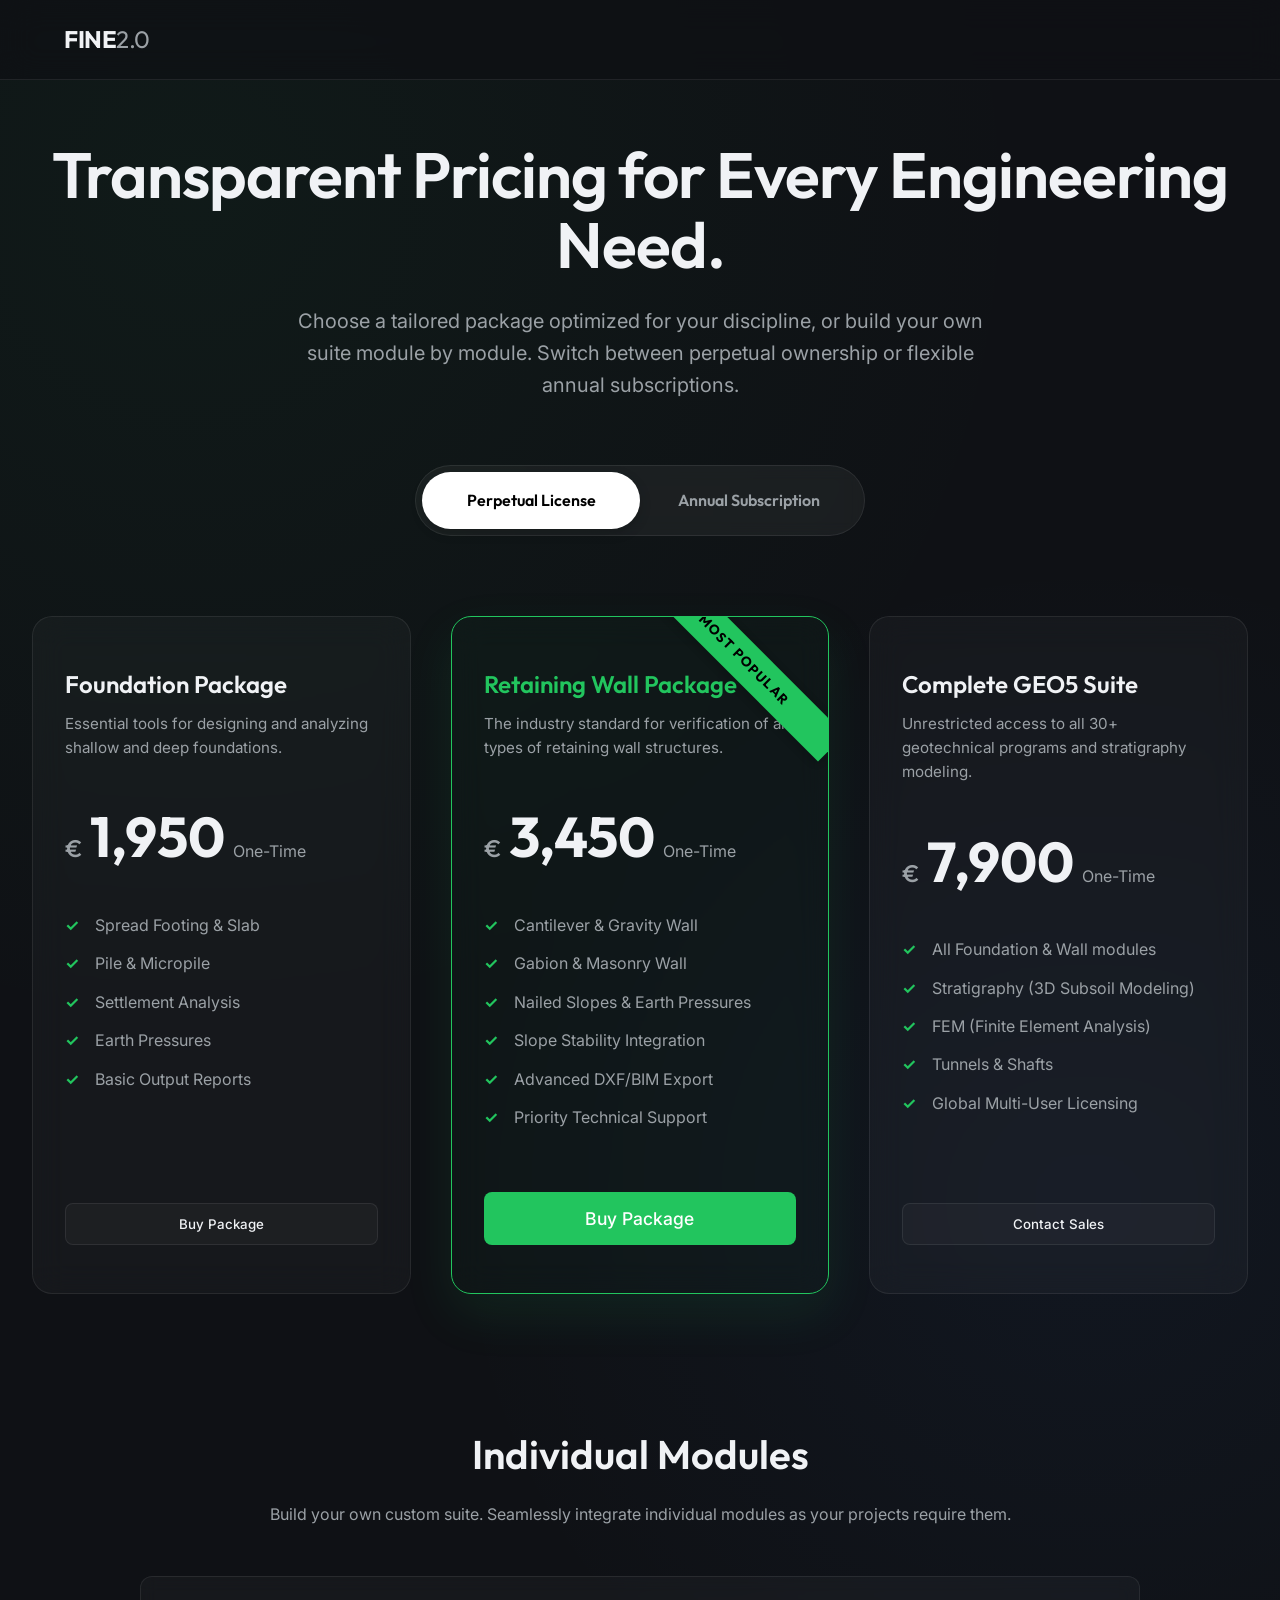
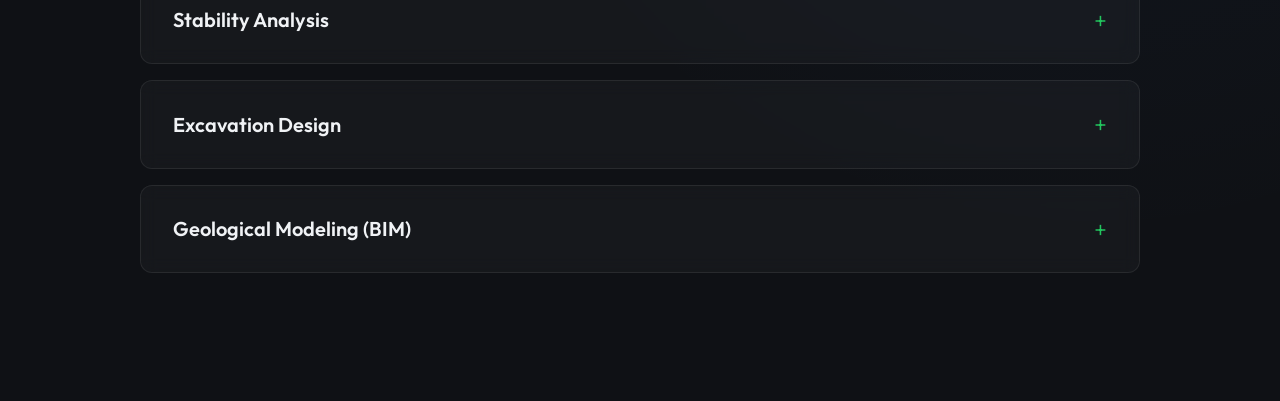
<file: pricing.html>
<!DOCTYPE html>
<html lang="en">
<head>
    <meta charset="UTF-8">
    <meta name="viewport" content="width=device-width, initial-scale=1.0">
    <title>Pricing & Packages | Fine 2.0 Software</title>
    <link href="https://fonts.googleapis.com/css2?family=Inter:wght@300;400;500&family=Outfit:wght@500;600;700&display=swap" rel="stylesheet">
    <link rel="stylesheet" href="style.css">
    
    <!-- Pricing Specific Styles -->
    <style>
        .pricing-page { padding-top: 140px; max-width: 1400px; margin: 0 auto; padding-left: 2rem; padding-right: 2rem; }
        
        /* Pricing Hero */
        .pricing-hero { text-align: center; margin-bottom: 4rem; }
        .pricing-hero h1 { font-size: 4rem; line-height: 1.1; margin-bottom: 1.5rem; letter-spacing: -1px; }
        .pricing-hero p { font-size: 1.25rem; color: var(--text-muted); max-width: 700px; margin: 0 auto; }

        /* Pure CSS Toggle Switch */
        .toggle-container { display: flex; justify-content: center; margin-bottom: 5rem; }
        .pricing-toggle { display: flex; background: rgba(255,255,255,0.05); padding: 6px; border-radius: 40px; border: 1px solid var(--border-glass); width: 450px; position: relative; backdrop-filter: blur(8px); }
        .pricing-toggle input { display: none; }
        .pricing-toggle label { flex: 1; text-align: center; padding: 1rem 1.5rem; cursor: pointer; color: var(--text-muted); font-weight: 600; font-family: var(--font-heading); z-index: 2; transition: color 0.3s; position: relative; }
        
        .toggle-slider { position: absolute; top: 6px; left: 6px; width: calc(50% - 6px); height: calc(100% - 12px); background: #fff; border-radius: 30px; transition: transform 0.4s cubic-bezier(0.16, 1, 0.3, 1); z-index: 1; box-shadow: 0 4px 12px rgba(0,0,0,0.2); }
        
        /* Toggle Logic */
        #perpetual:checked ~ .toggle-slider { transform: translateX(0); }
        #subscription:checked ~ .toggle-slider { transform: translateX(100%); }
        #perpetual:checked ~ label[for="perpetual"] { color: #000; }
        #subscription:checked ~ label[for="subscription"] { color: #000; }

        /* Pricing Cards Grid */
        .pricing-grid { display: grid; grid-template-columns: repeat(3, 1fr); gap: 2.5rem; margin-bottom: 8rem; }
        .pricing-card { background: var(--bg-surface); border: 1px solid var(--border-glass); border-radius: 20px; padding: 3rem 2rem; backdrop-filter: blur(16px); display: flex; flex-direction: column; transition: transform 0.3s ease, border-color 0.3s ease; position: relative; overflow: hidden; }
        .pricing-card:hover { transform: translateY(-8px); border-color: rgba(255,255,255,0.2); }
        
        /* Popular Card Styling */
        .pricing-card.popular { border-color: var(--geo5-green); box-shadow: 0 20px 50px rgba(34, 197, 94, 0.1); background: rgba(34, 197, 94, 0.03); }
        .ribbon { position: absolute; top: 1.5rem; right: -2.5rem; background: var(--geo5-green); color: #000; padding: 0.5rem 4rem; transform: rotate(45deg); font-family: var(--font-heading); font-size: 0.85rem; font-weight: 700; text-transform: uppercase; letter-spacing: 1px; box-shadow: 0 2px 10px rgba(0,0,0,0.2); }
        
        /* Card Typography */
        .package-name { font-size: 1.5rem; margin-bottom: 0.5rem; }
        .package-desc { color: var(--text-muted); font-size: 0.95rem; margin-bottom: 2rem; min-height: 45px; }
        .price-display { font-size: 3.5rem; font-family: var(--font-heading); font-weight: 700; margin-bottom: 2rem; display: flex; align-items: baseline; gap: 0.5rem; }
        .price-display .currency { font-size: 1.5rem; font-weight: 500; color: var(--text-muted); }
        .price-display .term { font-size: 1rem; font-weight: 400; color: var(--text-muted); font-family: var(--font-ui); }
        
        /* Features List */
        .features-list { list-style: none; margin-bottom: 3rem; flex: 1; }
        .features-list li { margin-bottom: 1rem; color: var(--text-muted); display: flex; align-items: flex-start; gap: 1rem; line-height: 1.4; }
        .features-list li::before { content: '✓'; color: var(--geo5-green); font-weight: bold; }
        
        .pricing-card .btn-primary { width: 100%; text-align: center; font-size: 1.1rem; padding: 1rem; }
        .pricing-card.popular .btn-primary { background: var(--geo5-green); color: #fff; }
        .pricing-card.popular .btn-primary:hover { background: #16a34a; }

        /* Individual Modules Accordion Table */
        .modules-section { max-width: 1000px; margin: 0 auto 8rem; }
        .modules-section h2 { text-align: center; font-size: 2.5rem; margin-bottom: 1rem; }
        .modules-section > p { text-align: center; color: var(--text-muted); margin-bottom: 3rem; }
        
        .accordion { background: var(--bg-surface); border: 1px solid var(--border-glass); border-radius: 12px; margin-bottom: 1rem; backdrop-filter: blur(8px); transition: background 0.3s; }
        .accordion summary { padding: 1.5rem 2rem; font-family: var(--font-heading); font-size: 1.25rem; font-weight: 600; cursor: pointer; list-style: none; display: flex; justify-content: space-between; align-items: center; }
        .accordion summary::-webkit-details-marker { display: none; }
        .accordion summary::after { content: '+'; font-size: 1.5rem; font-weight: 300; transition: transform 0.3s; color: var(--geo5-green); }
        .accordion[open] summary::after { transform: rotate(45deg); color: #ef4444; }
        
        .accordion-content { padding: 0 2rem 1.5rem; }
        .module-row { display: flex; justify-content: space-between; align-items: center; padding: 1rem 0; border-bottom: 1px dashed rgba(255,255,255,0.1); }
        .module-row:last-child { border-bottom: none; }
        .module-name { font-weight: 500; }
        .module-price { font-family: var(--font-heading); font-weight: 600; color: var(--text-muted); }
    </style>
</head>
<body>

    <!-- Global Header Placeholder -->
    <header class="site-header">
        <div class="logo">FINE<span>2.0</span></div>
        <nav class="main-nav"><!-- Mega Menu Goes Here --></nav>
    </header>

    <main class="pricing-page">
        
        <section class="pricing-hero">
            <h1>Transparent Pricing for Every Engineering Need.</h1>
            <p>Choose a tailored package optimized for your discipline, or build your own suite module by module. Switch between perpetual ownership or flexible annual subscriptions.</p>
        </section>

        <!-- Dynamic Toggle Switch -->
        <div class="toggle-container">
            <div class="pricing-toggle">
                <input type="radio" name="billing" id="perpetual" checked>
                <label for="perpetual">Perpetual License</label>
                
                <input type="radio" name="billing" id="subscription">
                <label for="subscription">Annual Subscription</label>
                
                <div class="toggle-slider"></div>
            </div>
        </div>

        <!-- Pricing Cards Grid -->
        <section class="pricing-grid">
            
            <!-- Card 1: Basic -->
            <div class="pricing-card">
                <h3 class="package-name">Foundation Package</h3>
                <p class="package-desc">Essential tools for designing and analyzing shallow and deep foundations.</p>
                <div class="price-display">
                    <span class="currency">€</span>
                    <span class="dynamic-price" data-perp="1,950" data-sub="750">1,950</span>
                    <span class="term dynamic-term" data-perp="One-Time" data-sub="/ year">One-Time</span>
                </div>
                <ul class="features-list">
                    <li>Spread Footing & Slab</li>
                    <li>Pile & Micropile</li>
                    <li>Settlement Analysis</li>
                    <li>Earth Pressures</li>
                    <li>Basic Output Reports</li>
                </ul>
                <button class="btn-secondary">Buy Package</button>
            </div>

            <!-- Card 2: Popular -->
            <div class="pricing-card popular">
                <div class="ribbon">Most Popular</div>
                <h3 class="package-name" style="color: var(--geo5-green);">Retaining Wall Package</h3>
                <p class="package-desc">The industry standard for verification of all types of retaining wall structures.</p>
                <div class="price-display">
                    <span class="currency">€</span>
                    <span class="dynamic-price" data-perp="3,450" data-sub="1,250">3,450</span>
                    <span class="term dynamic-term" data-perp="One-Time" data-sub="/ year">One-Time</span>
                </div>
                <ul class="features-list">
                    <li>Cantilever & Gravity Wall</li>
                    <li>Gabion & Masonry Wall</li>
                    <li>Nailed Slopes & Earth Pressures</li>
                    <li>Slope Stability Integration</li>
                    <li>Advanced DXF/BIM Export</li>
                    <li>Priority Technical Support</li>
                </ul>
                <button class="btn-primary">Buy Package</button>
            </div>

            <!-- Card 3: Enterprise -->
            <div class="pricing-card">
                <h3 class="package-name">Complete GEO5 Suite</h3>
                <p class="package-desc">Unrestricted access to all 30+ geotechnical programs and stratigraphy modeling.</p>
                <div class="price-display">
                    <span class="currency">€</span>
                    <span class="dynamic-price" data-perp="7,900" data-sub="2,900">7,900</span>
                    <span class="term dynamic-term" data-perp="One-Time" data-sub="/ year">One-Time</span>
                </div>
                <ul class="features-list">
                    <li>All Foundation & Wall modules</li>
                    <li>Stratigraphy (3D Subsoil Modeling)</li>
                    <li>FEM (Finite Element Analysis)</li>
                    <li>Tunnels & Shafts</li>
                    <li>Global Multi-User Licensing</li>
                </ul>
                <button class="btn-secondary">Contact Sales</button>
            </div>

        </section>

        <!-- Individual Modules Add-on Table -->
        <section class="modules-section">
            <h2>Individual Modules</h2>
            <p>Build your own custom suite. Seamlessly integrate individual modules as your projects require them.</p>

            <details class="accordion">
                <summary>Stability Analysis</summary>
                <div class="accordion-content">
                    <div class="module-row">
                        <span class="module-name">Slope Stability</span>
                        <span class="module-price dynamic-addon" data-perp="€ 550" data-sub="€ 200 / yr">€ 550</span>
                    </div>
                    <div class="module-row">
                        <span class="module-name">Rock Stability</span>
                        <span class="module-price dynamic-addon" data-perp="€ 450" data-sub="€ 180 / yr">€ 450</span>
                    </div>
                    <div class="module-row">
                        <span class="module-name">Nailed Slopes</span>
                        <span class="module-price dynamic-addon" data-perp="€ 500" data-sub="€ 190 / yr">€ 500</span>
                    </div>
                </div>
            </details>

            <details class="accordion">
                <summary>Excavation Design</summary>
                <div class="accordion-content">
                    <div class="module-row">
                        <span class="module-name">Sheeting Design</span>
                        <span class="module-price dynamic-addon" data-perp="€ 650" data-sub="€ 250 / yr">€ 650</span>
                    </div>
                    <div class="module-row">
                        <span class="module-name">Sheeting Check</span>
                        <span class="module-price dynamic-addon" data-perp="€ 850" data-sub="€ 320 / yr">€ 850</span>
                    </div>
                    <div class="module-row">
                        <span class="module-name">Shaft</span>
                        <span class="module-price dynamic-addon" data-perp="€ 500" data-sub="€ 190 / yr">€ 500</span>
                    </div>
                </div>
            </details>

            <details class="accordion">
                <summary>Geological Modeling (BIM)</summary>
                <div class="accordion-content">
                    <div class="module-row">
                        <span class="module-name">Stratigraphy</span>
                        <span class="module-price dynamic-addon" data-perp="€ 1,200" data-sub="€ 450 / yr">€ 1,200</span>
                    </div>
                    <div class="module-row">
                        <span class="module-name">Stratigraphy - Logs</span>
                        <span class="module-price dynamic-addon" data-perp="€ 400" data-sub="€ 150 / yr">€ 400</span>
                    </div>
                    <div class="module-row">
                        <span class="module-name">Stratigraphy - Cross Sections</span>
                        <span class="module-price dynamic-addon" data-perp="€ 400" data-sub="€ 150 / yr">€ 400</span>
                    </div>
                </div>
            </details>
            
        </section>

    </main>

    <!-- Shared main.js for global logic -->
    <script src="main.js"></script>

    <!-- Pricing Toggle Logic -->
    <script>
        document.addEventListener('DOMContentLoaded', () => {
            const toggleInputs = document.querySelectorAll('input[name="billing"]');
            
            // Elements to update
            const prices = document.querySelectorAll('.dynamic-price');
            const terms = document.querySelectorAll('.dynamic-term');
            const addons = document.querySelectorAll('.dynamic-addon');

            toggleInputs.forEach(input => {
                input.addEventListener('change', (e) => {
                    const mode = e.target.id === 'perpetual' ? 'perp' : 'sub';

                    // Update main cards
                    prices.forEach(price => {
                        // Add a quick fade out/in effect
                        price.style.opacity = 0;
                        setTimeout(() => {
                            price.textContent = price.getAttribute(`data-${mode}`);
                            price.style.opacity = 1;
                        }, 200);
                    });

                    terms.forEach(term => {
                        term.style.opacity = 0;
                        setTimeout(() => {
                            term.textContent = term.getAttribute(`data-${mode}`);
                            term.style.opacity = 1;
                        }, 200);
                    });

                    // Update accordion table
                    addons.forEach(addon => {
                        addon.textContent = addon.getAttribute(`data-${mode}`);
                    });
                });
            });

            // Ensure smooth transitions on prices
            prices.forEach(p => p.style.transition = "opacity 0.2s");
            terms.forEach(t => t.style.transition = "opacity 0.2s");
        });
    </script>
</body>
</html>
</file>
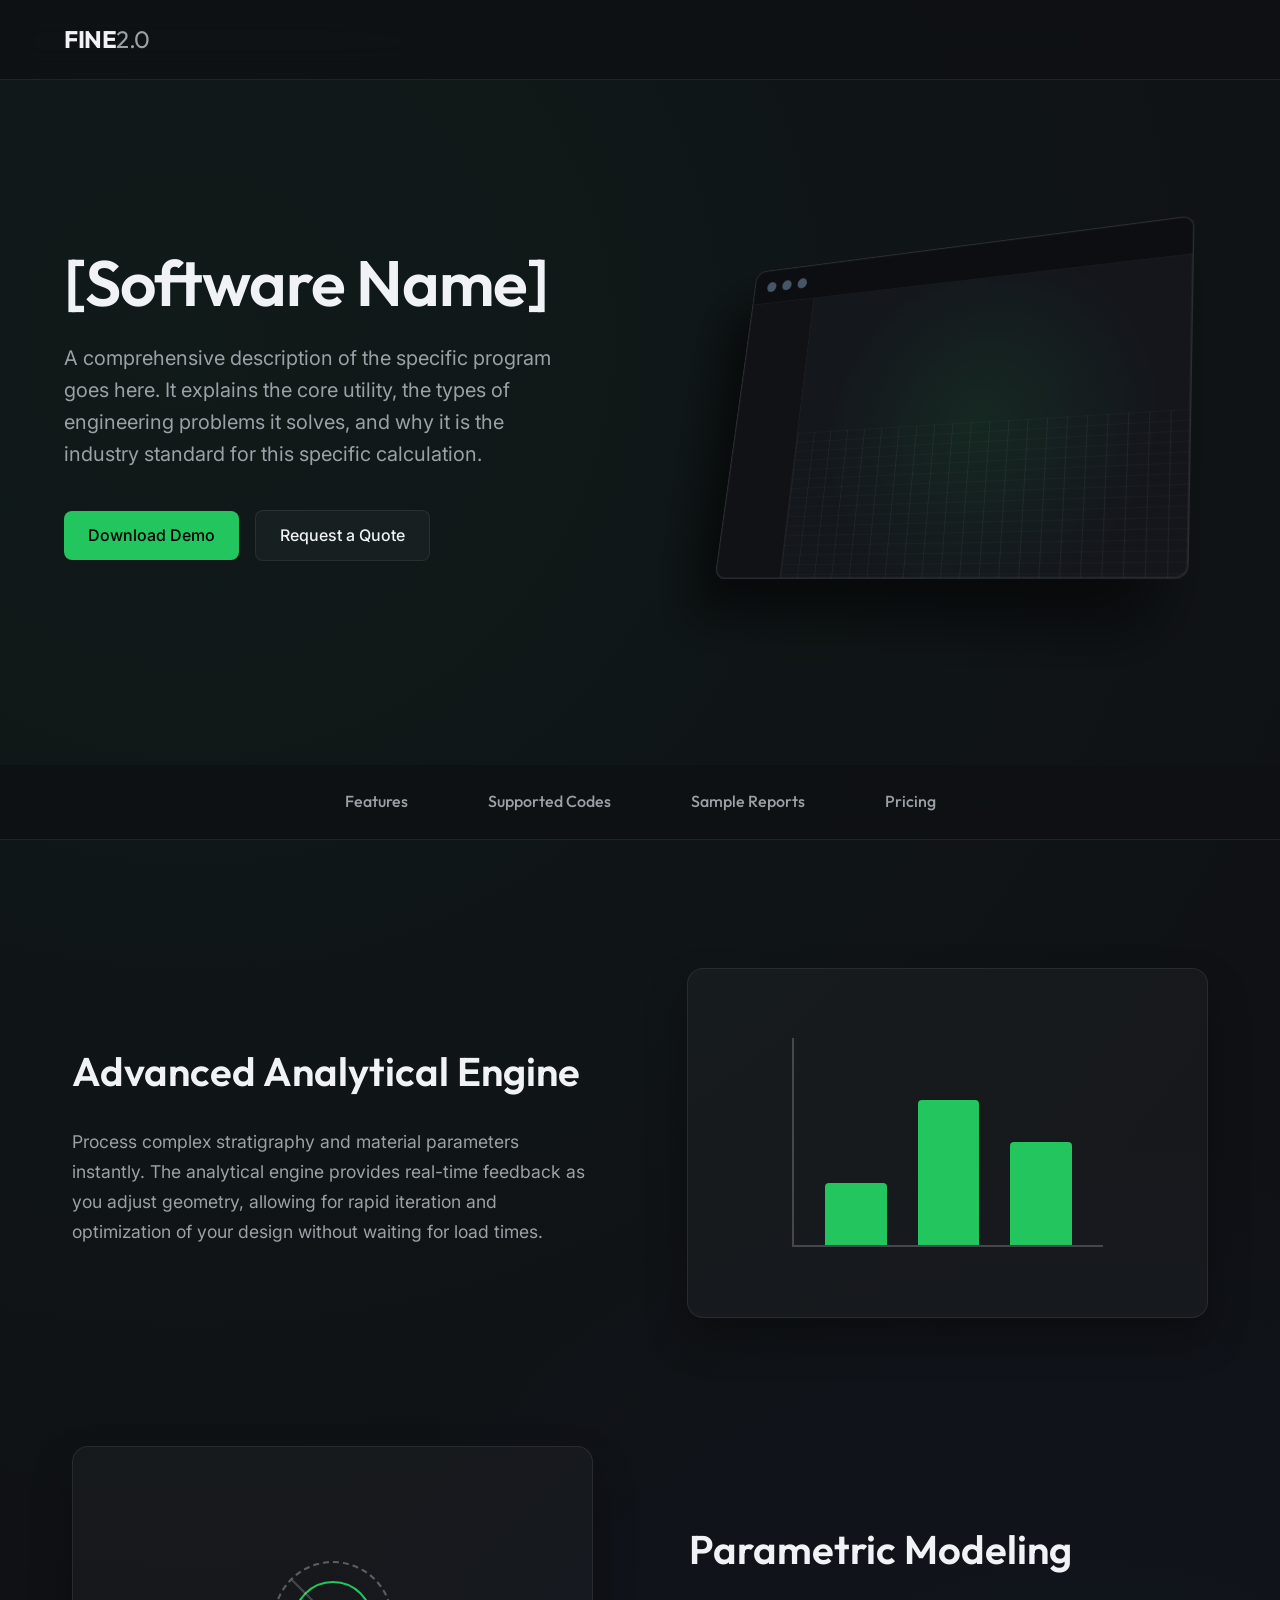
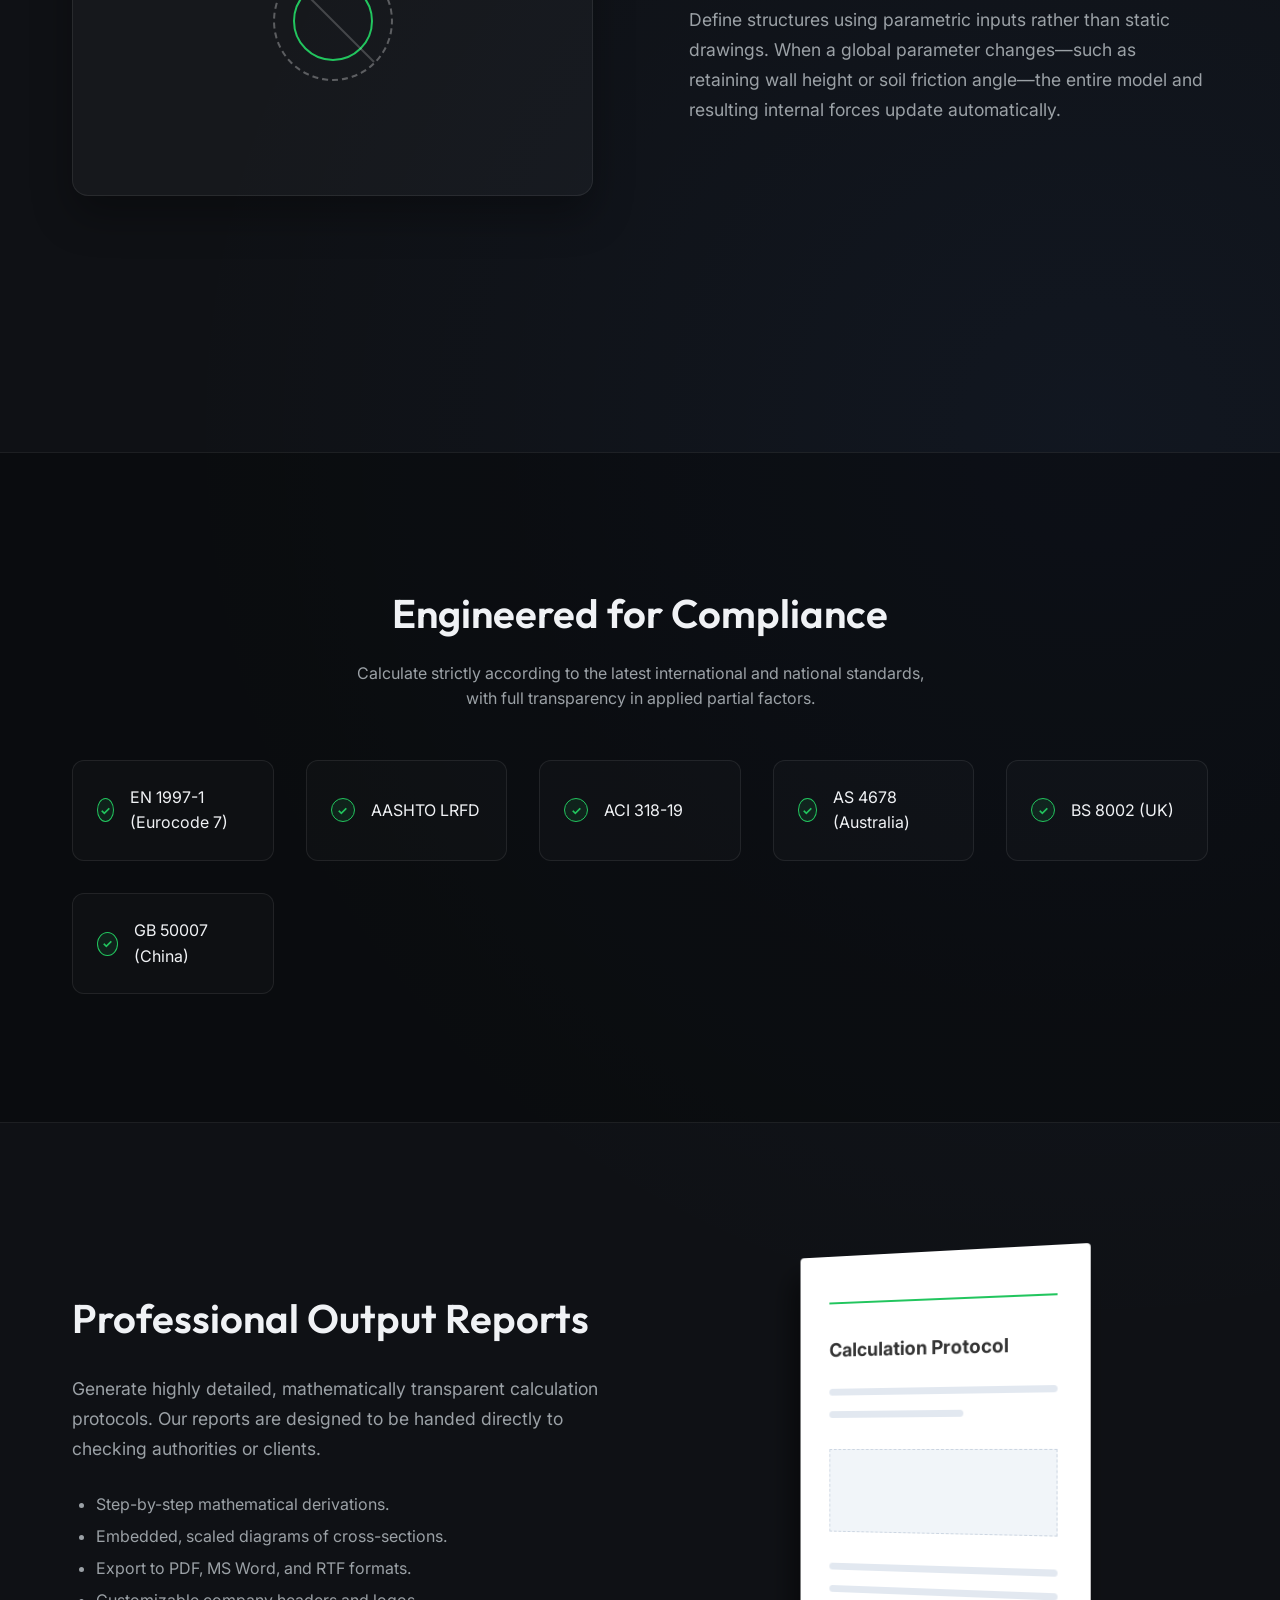
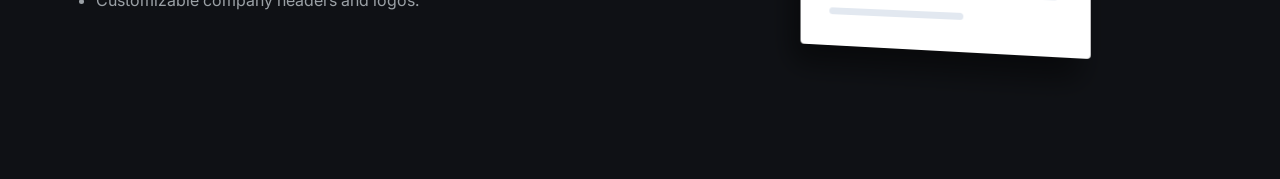
<file: product-template.html>
<!DOCTYPE html>
<html lang="en">
<head>
    <meta charset="UTF-8">
    <meta name="viewport" content="width=device-width, initial-scale=1.0">
    <title>[Program Name] | Fine 2.0 Software</title>
    <link href="https://fonts.googleapis.com/css2?family=Inter:wght@300;400;500&family=Outfit:wght@500;600;700&display=swap" rel="stylesheet">
    <link rel="stylesheet" href="style.css">
    
    <!-- Product Page Specific Styles -->
    <style>
        /* Define a dynamic accent variable that can be changed via JS or server-side per product */
        :root { --product-accent: #22c55e; /* Defaulting to GEO5 Green for template */ }

        /* Split-Screen Hero */
        .product-hero { padding: 140px 4rem 6rem; min-height: 85vh; display: flex; align-items: center; justify-content: space-between; gap: 4rem; max-width: 1400px; margin: 0 auto; }
        .hero-text { flex: 1; z-index: 2; }
        .hero-text h1 { font-size: 4rem; line-height: 1.1; margin-bottom: 1.5rem; letter-spacing: -1px; }
        .hero-text p { font-size: 1.25rem; color: var(--text-muted); margin-bottom: 2.5rem; max-width: 90%; line-height: 1.6; }
        .hero-ctas { display: flex; gap: 1rem; align-items: center; }
        
        /* High-Res 3D Perspective Placeholder (CSS Only) */
        .hero-visual { flex: 1; perspective: 1200px; display: flex; justify-content: center; }
        .perspective-mockup { width: 500px; height: 350px; background: rgba(20, 23, 28, 0.9); border: 1px solid rgba(255,255,255,0.1); border-radius: 12px; backdrop-filter: blur(16px); transform: rotateX(20deg) rotateY(-25deg) rotateZ(5deg); box-shadow: -30px 40px 60px rgba(0,0,0,0.6), inset 0 0 0 1px rgba(255,255,255,0.05); display: flex; flex-direction: column; overflow: hidden; position: relative; animation: hoverFloat 6s ease-in-out infinite; }
        .mockup-ui-top { height: 40px; background: rgba(0,0,0,0.4); border-bottom: 1px solid rgba(255,255,255,0.05); display: flex; align-items: center; padding: 0 1rem; gap: 8px; }
        .mockup-ui-top span { display: block; width: 12px; height: 12px; border-radius: 50%; background: #475569; }
        .mockup-ui-body { flex: 1; display: flex; }
        .mockup-ui-sidebar { width: 80px; background: rgba(0,0,0,0.2); border-right: 1px solid rgba(255,255,255,0.05); }
        .mockup-ui-content { flex: 1; position: relative; overflow: hidden; background: radial-gradient(circle at center, rgba(34, 197, 94, 0.1) 0%, transparent 70%); }
        .wireframe-grid { position: absolute; inset: 0; background-image: linear-gradient(rgba(255,255,255,0.05) 1px, transparent 1px), linear-gradient(90deg, rgba(255,255,255,0.05) 1px, transparent 1px); background-size: 20px 20px; transform: rotateX(60deg); transform-origin: bottom; }
        
        @keyframes hoverFloat { 0%, 100% { transform: rotateX(20deg) rotateY(-25deg) rotateZ(5deg) translateY(0); } 50% { transform: rotateX(20deg) rotateY(-25deg) rotateZ(5deg) translateY(-20px); } }

        /* Sticky In-Page Navigation */
        .page-nav-wrapper { position: sticky; top: 80px; z-index: 900; background: rgba(15, 17, 21, 0.85); backdrop-filter: blur(16px); border-bottom: 1px solid var(--border-glass); transition: all 0.3s ease; }
        .page-nav { max-width: 1400px; margin: 0 auto; display: flex; justify-content: center; gap: 3rem; padding: 1rem 2rem; }
        .page-nav a { font-weight: 500; color: var(--text-muted); padding: 0.5rem 1rem; border-radius: 6px; transition: all 0.2s; font-family: var(--font-heading); }
        .page-nav a:hover, .page-nav a.active { color: var(--text-main); background: rgba(255,255,255,0.05); }

        /* Alternating Scrollytelling Features */
        .product-section { max-width: 1200px; margin: 0 auto; padding: 8rem 2rem; }
        .feature-row { display: flex; align-items: center; gap: 6rem; margin-bottom: 8rem; }
        .feature-row:nth-child(even) { flex-direction: row-reverse; }
        .feature-text { flex: 1; }
        .feature-text h2 { font-size: 2.5rem; margin-bottom: 1.5rem; }
        .feature-text p { color: var(--text-muted); font-size: 1.1rem; line-height: 1.7; }
        
        .feature-visual { flex: 1; position: relative; height: 350px; background: var(--bg-surface); border: 1px solid var(--border-glass); border-radius: 16px; display: flex; align-items: center; justify-content: center; overflow: hidden; box-shadow: 0 20px 40px rgba(0,0,0,0.3); }
        /* CSS Shape Placeholders for Features */
        .css-chart { width: 60%; height: 60%; border-bottom: 2px solid rgba(255,255,255,0.2); border-left: 2px solid rgba(255,255,255,0.2); position: relative; }
        .chart-bar { position: absolute; bottom: 0; width: 20%; background: var(--product-accent); border-radius: 4px 4px 0 0; }
        
        /* Fade-Up Animation Classes */
        .anim-fade-up { opacity: 0; transform: translateY(40px); transition: opacity 0.8s cubic-bezier(0.16, 1, 0.3, 1), transform 0.8s cubic-bezier(0.16, 1, 0.3, 1); }
        .anim-fade-up.visible { opacity: 1; transform: translateY(0); }

        /* Engineered for Compliance */
        .compliance-wrapper { background: rgba(0,0,0,0.3); border-top: 1px solid var(--border-glass); border-bottom: 1px solid var(--border-glass); }
        .compliance-grid { display: grid; grid-template-columns: repeat(auto-fit, minmax(200px, 1fr)); gap: 2rem; margin-top: 3rem; }
        .compliance-badge { display: flex; align-items: center; gap: 1rem; padding: 1.5rem; background: rgba(255,255,255,0.02); border: 1px solid var(--border-glass); border-radius: 12px; transition: transform 0.2s; }
        .compliance-badge:hover { transform: translateY(-5px); background: rgba(255,255,255,0.05); }
        .check-icon { width: 24px; height: 24px; border-radius: 50%; background: rgba(34, 197, 94, 0.1); border: 1px solid var(--product-accent); display: flex; align-items: center; justify-content: center; color: var(--product-accent); font-size: 12px; font-weight: bold; }

        /* Reports Showcase */
        .reports-layout { display: flex; gap: 4rem; align-items: center; }
        .report-visual { flex: 1; display: flex; justify-content: center; perspective: 1000px; }
        /* CSS PDF Preview Placeholder */
        .pdf-preview { width: 300px; height: 400px; background: #fff; border-radius: 4px; box-shadow: -10px 20px 30px rgba(0,0,0,0.5); transform: rotateY(-15deg); position: relative; padding: 2rem; color: #333; display: flex; flex-direction: column; gap: 1rem; }
        .pdf-header { height: 20px; border-bottom: 2px solid var(--product-accent); width: 100%; margin-bottom: 1rem; }
        .pdf-line { height: 8px; background: #e2e8f0; border-radius: 4px; width: 100%; }
        .pdf-line.short { width: 60%; }
        .pdf-image-box { height: 100px; background: #f1f5f9; border: 1px dashed #cbd5e1; margin: 1rem 0; }

        /* Floating CTA */
        .floating-cta { position: fixed; bottom: 2rem; right: 2rem; background: var(--product-accent); color: #000; padding: 1rem 2rem; border-radius: 50px; font-weight: 600; font-family: var(--font-ui); text-decoration: none; box-shadow: 0 10px 20px rgba(0,0,0,0.4); opacity: 0; visibility: hidden; transform: translateY(20px); transition: all 0.4s cubic-bezier(0.16, 1, 0.3, 1); z-index: 1000; }
        .floating-cta.visible { opacity: 1; visibility: visible; transform: translateY(0); }
        .floating-cta:hover { transform: translateY(-5px) scale(1.05); box-shadow: 0 15px 25px rgba(0,0,0,0.5); }
    </style>
</head>
<body>

    <!-- Global Header Placeholder -->
    <header class="site-header">
        <div class="logo">FINE<span>2.0</span></div>
        <nav class="main-nav"><!-- Mega Menu Goes Here --></nav>
    </header>

    <!-- Dynamic Hero Section -->
    <section class="product-hero" id="hero">
        <div class="hero-text">
            <h1 style="color: var(--text-main);">[Software Name]</h1>
            <p>A comprehensive description of the specific program goes here. It explains the core utility, the types of engineering problems it solves, and why it is the industry standard for this specific calculation.</p>
            <div class="hero-ctas">
                <a href="#" class="btn-primary" style="background: var(--product-accent); color: #000;">Download Demo</a>
                <a href="#" class="btn-secondary">Request a Quote</a>
            </div>
        </div>
        
        <div class="hero-visual">
            <div class="perspective-mockup">
                <div class="mockup-ui-top"><span></span><span></span><span></span></div>
                <div class="mockup-ui-body">
                    <div class="mockup-ui-sidebar"></div>
                    <div class="mockup-ui-content">
                        <div class="wireframe-grid"></div>
                    </div>
                </div>
            </div>
        </div>
    </section>

    <!-- Sticky In-Page Navigation -->
    <div class="page-nav-wrapper" id="sticky-nav">
        <nav class="page-nav">
            <a href="#features" class="page-link">Features</a>
            <a href="#codes" class="page-link">Supported Codes</a>
            <a href="#reports" class="page-link">Sample Reports</a>
            <a href="#pricing" class="page-link">Pricing</a>
        </nav>
    </div>

    <!-- Scrollytelling Features Section -->
    <section id="features" class="product-section">
        
        <div class="feature-row anim-fade-up">
            <div class="feature-text">
                <h2>Advanced Analytical Engine</h2>
                <p>Process complex stratigraphy and material parameters instantly. The analytical engine provides real-time feedback as you adjust geometry, allowing for rapid iteration and optimization of your design without waiting for load times.</p>
            </div>
            <div class="feature-visual">
                <!-- CSS Placeholder for feature 1 -->
                <div class="css-chart">
                    <div class="chart-bar" style="left: 10%; height: 30%;"></div>
                    <div class="chart-bar" style="left: 40%; height: 70%;"></div>
                    <div class="chart-bar" style="left: 70%; height: 50%;"></div>
                </div>
            </div>
        </div>

        <div class="feature-row anim-fade-up">
            <div class="feature-text">
                <h2>Parametric Modeling</h2>
                <p>Define structures using parametric inputs rather than static drawings. When a global parameter changes—such as retaining wall height or soil friction angle—the entire model and resulting internal forces update automatically.</p>
            </div>
            <div class="feature-visual">
                <!-- CSS Placeholder for feature 2 -->
                <div style="width: 120px; height: 120px; border: 2px dashed rgba(255,255,255,0.3); border-radius: 50%; display: flex; align-items: center; justify-content: center; position: relative;">
                    <div style="width: 80px; height: 80px; border: 2px solid var(--product-accent); border-radius: 50%;"></div>
                    <div style="position: absolute; width: 100%; height: 2px; background: rgba(255,255,255,0.2); transform: rotate(45deg);"></div>
                </div>
            </div>
        </div>

    </section>

    <!-- Engineered for Compliance -->
    <section id="codes" class="compliance-wrapper">
        <div class="product-section anim-fade-up">
            <h2 style="text-align: center; font-size: 2.5rem;">Engineered for Compliance</h2>
            <p style="text-align: center; color: var(--text-muted); max-width: 600px; margin: 1rem auto 0;">Calculate strictly according to the latest international and national standards, with full transparency in applied partial factors.</p>
            
            <div class="compliance-grid">
                <div class="compliance-badge"><div class="check-icon">✓</div><span>EN 1997-1 (Eurocode 7)</span></div>
                <div class="compliance-badge"><div class="check-icon">✓</div><span>AASHTO LRFD</span></div>
                <div class="compliance-badge"><div class="check-icon">✓</div><span>ACI 318-19</span></div>
                <div class="compliance-badge"><div class="check-icon">✓</div><span>AS 4678 (Australia)</span></div>
                <div class="compliance-badge"><div class="check-icon">✓</div><span>BS 8002 (UK)</span></div>
                <div class="compliance-badge"><div class="check-icon">✓</div><span>GB 50007 (China)</span></div>
            </div>
        </div>
    </section>

    <!-- Output & Reporting Showcase -->
    <section id="reports" class="product-section">
        <div class="reports-layout anim-fade-up">
            <div class="feature-text">
                <h2>Professional Output Reports</h2>
                <p>Generate highly detailed, mathematically transparent calculation protocols. Our reports are designed to be handed directly to checking authorities or clients.</p>
                <ul style="color: var(--text-muted); margin-top: 1.5rem; line-height: 2; list-style-type: disc; margin-left: 1.5rem;">
                    <li>Step-by-step mathematical derivations.</li>
                    <li>Embedded, scaled diagrams of cross-sections.</li>
                    <li>Export to PDF, MS Word, and RTF formats.</li>
                    <li>Customizable company headers and logos.</li>
                </ul>
            </div>
            
            <div class="report-visual">
                <div class="pdf-preview">
                    <div class="pdf-header"></div>
                    <div style="font-weight: bold; font-size: 1.2rem; margin-bottom: 0.5rem;">Calculation Protocol</div>
                    <div class="pdf-line"></div>
                    <div class="pdf-line short"></div>
                    <div class="pdf-image-box"></div>
                    <div class="pdf-line"></div>
                    <div class="pdf-line"></div>
                    <div class="pdf-line short"></div>
                </div>
            </div>
        </div>
    </section>

    <!-- Floating CTA -->
    <a href="#" id="floating-cta" class="floating-cta">Download Demo</a>

    <!-- Shared main.js for global logic -->
    <script src="main.js"></script>

    <!-- Template Specific Logic -->
    <script>
        document.addEventListener('DOMContentLoaded', () => {
            
            // 1. Scroll animations for feature rows and sections
            const observerOptions = {
                root: null,
                rootMargin: '0px',
                threshold: 0.15 // Trigger when 15% of the element is visible
            };

            const fadeUpObserver = new IntersectionObserver((entries, observer) => {
                entries.forEach(entry => {
                    if (entry.isIntersecting) {
                        entry.target.classList.add('visible');
                        observer.unobserve(entry.target); // Only animate once
                    }
                });
            }, observerOptions);

            document.querySelectorAll('.anim-fade-up').forEach(el => {
                fadeUpObserver.observe(el);
            });

            // 2. Floating CTA visibility logic
            const heroSection = document.getElementById('hero');
            const floatingCta = document.getElementById('floating-cta');
            
            if (heroSection && floatingCta) {
                const ctaObserver = new IntersectionObserver((entries) => {
                    entries.forEach(entry => {
                        // If hero is out of view, show the floating CTA
                        if (!entry.isIntersecting) {
                            floatingCta.classList.add('visible');
                        } else {
                            floatingCta.classList.remove('visible');
                        }
                    });
                }, { threshold: 0 }); // Trigger as soon as hero completely leaves viewport
                
                ctaObserver.observe(heroSection);
            }

            // 3. Smooth scrolling for page navigation
            document.querySelectorAll('.page-link').forEach(anchor => {
                anchor.addEventListener('click', function (e) {
                    e.preventDefault();
                    const targetId = this.getAttribute('href');
                    const targetSection = document.querySelector(targetId);
                    
                    if (targetSection) {
                        // Offset by header (80px) + sticky nav height (~60px)
                        const offsetTop = targetSection.getBoundingClientRect().top + window.pageYOffset - 140;
                        window.scrollTo({
                            top: offsetTop,
                            behavior: 'smooth'
                        });
                    }
                });
            });
        });
    </script>
</body>
</html>
</file>
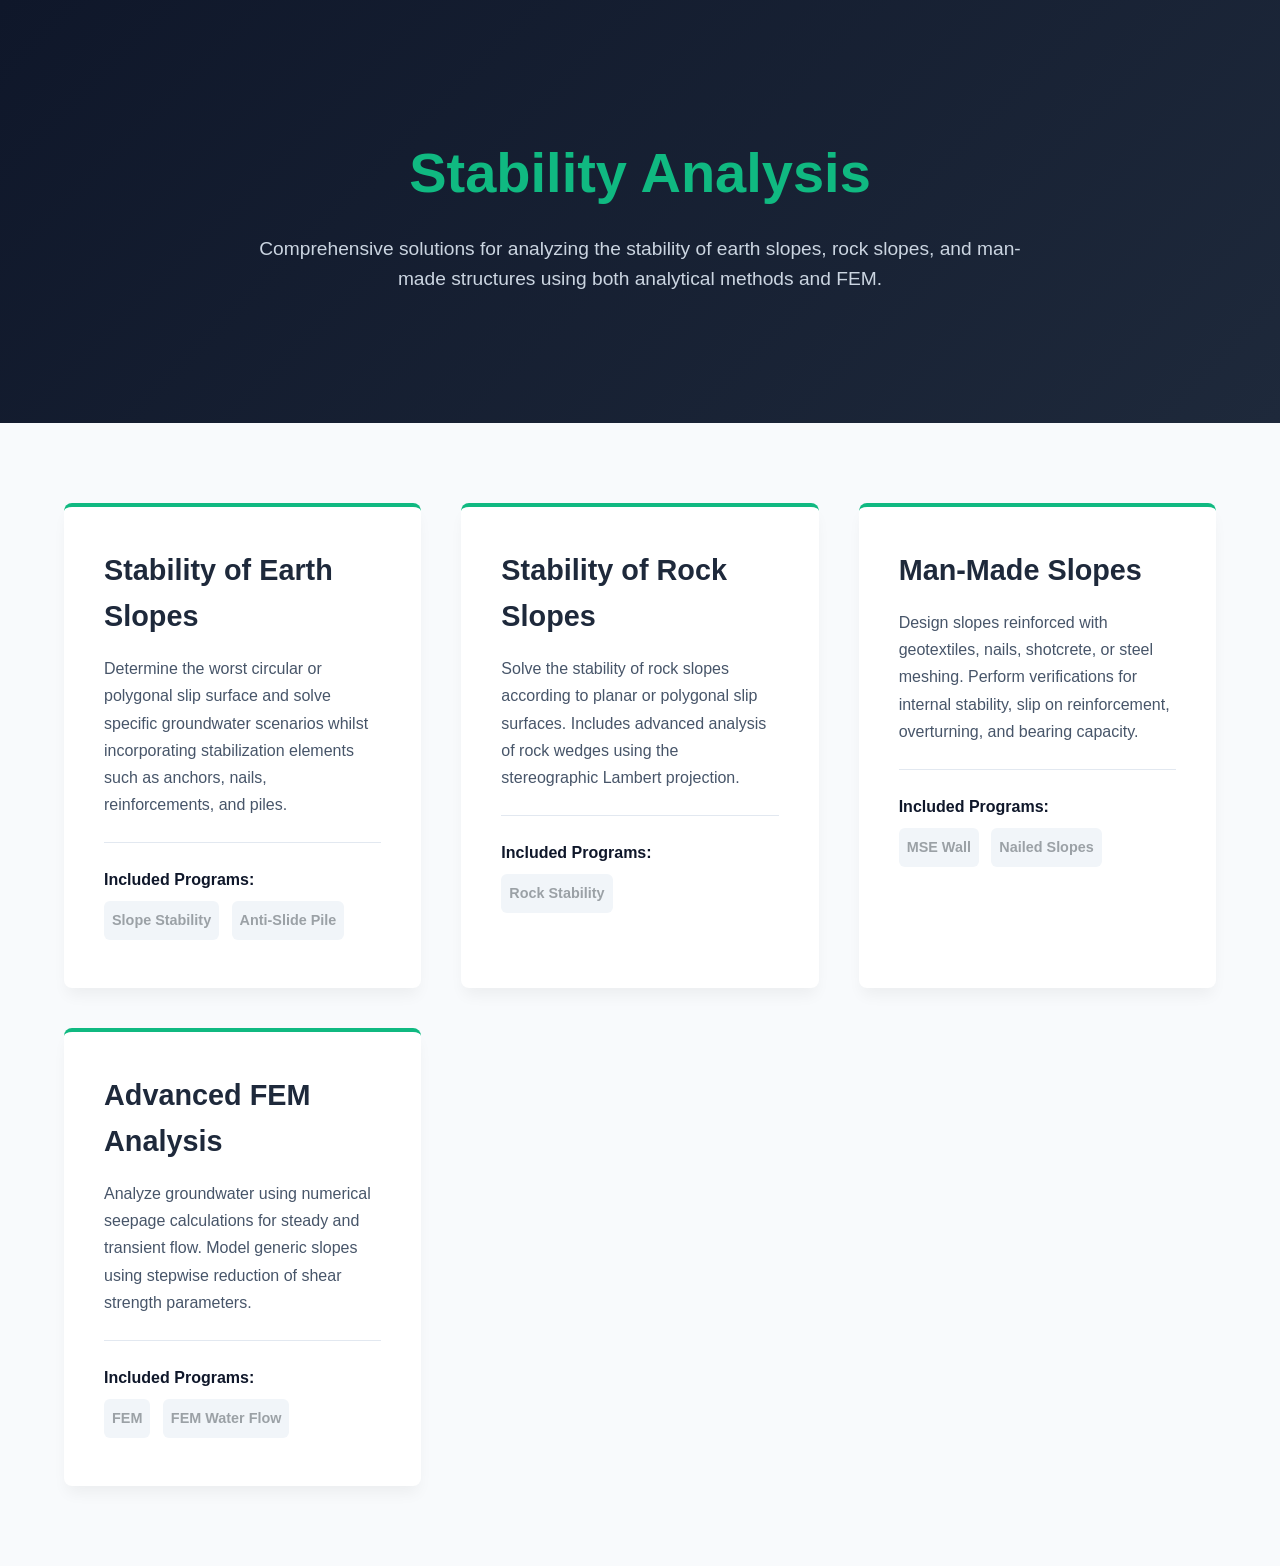
<file: stability-analysis.html>
<!DOCTYPE html>
<html lang="en">
<head>
    <meta charset="UTF-8">
    <meta name="viewport" content="width=device-width, initial-scale=1.0">
    <title>Stability Analysis Solutions | GEO5</title>
    <link rel="stylesheet" href="style.css">
    <style>
        :root {
            --category-accent: #10B981; /* GEO5 Green */
        }
        
        .category-hero {
            padding: 8rem 5%;
            background: linear-gradient(135deg, #0f172a 0%, #1e293b 100%);
            color: white;
            text-align: center;
        }

        .category-hero h1 {
            font-size: 3.5rem;
            margin-bottom: 1rem;
            color: var(--category-accent);
        }

        .category-hero p {
            font-size: 1.2rem;
            color: #cbd5e1;
            max-width: 800px;
            margin: 0 auto;
            line-height: 1.6;
        }

        /* Program Cards Layout */
        .programs-grid {
            padding: 5rem 5%;
            background-color: #f8fafc;
            display: grid;
            grid-template-columns: repeat(auto-fit, minmax(300px, 1fr));
            gap: 2.5rem;
        }

        .program-card {
            background: white;
            border-radius: 8px;
            padding: 2.5rem;
            box-shadow: 0 10px 15px -3px rgba(0,0,0,0.05);
            border-top: 4px solid var(--category-accent);
            transition: transform 0.3s ease;
        }

        .program-card:hover {
            transform: translateY(-5px);
            box-shadow: 0 20px 25px -5px rgba(0,0,0,0.1);
        }

        .program-card h2 {
            font-size: 1.8rem;
            color: #1e293b;
            margin-bottom: 1rem;
        }

        .program-card p {
            color: #475569;
            line-height: 1.7;
            margin-bottom: 1.5rem;
        }

        .apps-list {
            margin-top: 1.5rem;
            padding-top: 1.5rem;
            border-top: 1px solid #e2e8f0;
        }

        .apps-list strong {
            display: block;
            margin-bottom: 0.5rem;
            color: #0f172a;
        }

        /* Reusing your CSS buttons */
        .app-link {
            display: inline-block;
            background: #f1f5f9;
            color: var(--category-accent);
            padding: 0.5rem 1rem;
            border-radius: 4px;
            text-decoration: none;
            font-weight: 600;
            margin-right: 0.5rem;
            margin-bottom: 0.5rem;
            transition: background 0.2s;
        }

        .app-link:hover {
            background: #e2e8f0;
        }

    </style>
</head>
<body>

    <!-- Assuming you have a navigation bar here -->
    <nav class="main-nav"></nav>

    <section class="category-hero">
        <h1>Stability Analysis</h1>
        <p>Comprehensive solutions for analyzing the stability of earth slopes, rock slopes, and man-made structures using both analytical methods and FEM.</p>
    </section>

    <section class="programs-grid">
        
        <!-- Earth Slopes -->
        <div class="program-card">
            <h2>Stability of Earth Slopes</h2>
            <p>Determine the worst circular or polygonal slip surface and solve specific groundwater scenarios whilst incorporating stabilization elements such as anchors, nails, reinforcements, and piles.</p>
            <div class="apps-list">
                <strong>Included Programs:</strong>
                <!-- This links to the specific product page I gave you in the previous step! -->
                <a href="slope-stability.html" class="app-link">Slope Stability</a>
                <a href="anti-slide-pile.html" class="app-link">Anti-Slide Pile</a>
            </div>
        </div>

        <!-- Rock Slopes -->
        <div class="program-card">
            <h2>Stability of Rock Slopes</h2>
            <p>Solve the stability of rock slopes according to planar or polygonal slip surfaces. Includes advanced analysis of rock wedges using the stereographic Lambert projection.</p>
            <div class="apps-list">
                <strong>Included Programs:</strong>
                <a href="rock-stability.html" class="app-link">Rock Stability</a>
            </div>
        </div>

        <!-- Man-Made Slopes -->
        <div class="program-card">
            <h2>Man-Made Slopes</h2>
            <p>Design slopes reinforced with geotextiles, nails, shotcrete, or steel meshing. Perform verifications for internal stability, slip on reinforcement, overturning, and bearing capacity.</p>
            <div class="apps-list">
                <strong>Included Programs:</strong>
                <a href="mse-wall.html" class="app-link">MSE Wall</a>
                <a href="nailed-slopes.html" class="app-link">Nailed Slopes</a>
            </div>
        </div>

        <!-- FEM Analysis -->
        <div class="program-card">
            <h2>Advanced FEM Analysis</h2>
            <p>Analyze groundwater using numerical seepage calculations for steady and transient flow. Model generic slopes using stepwise reduction of shear strength parameters.</p>
            <div class="apps-list">
                <strong>Included Programs:</strong>
                <a href="fem.html" class="app-link">FEM</a>
                <a href="fem-water-flow.html" class="app-link">FEM Water Flow</a>
            </div>
        </div>

    </section>

</body>
</html>
</file>
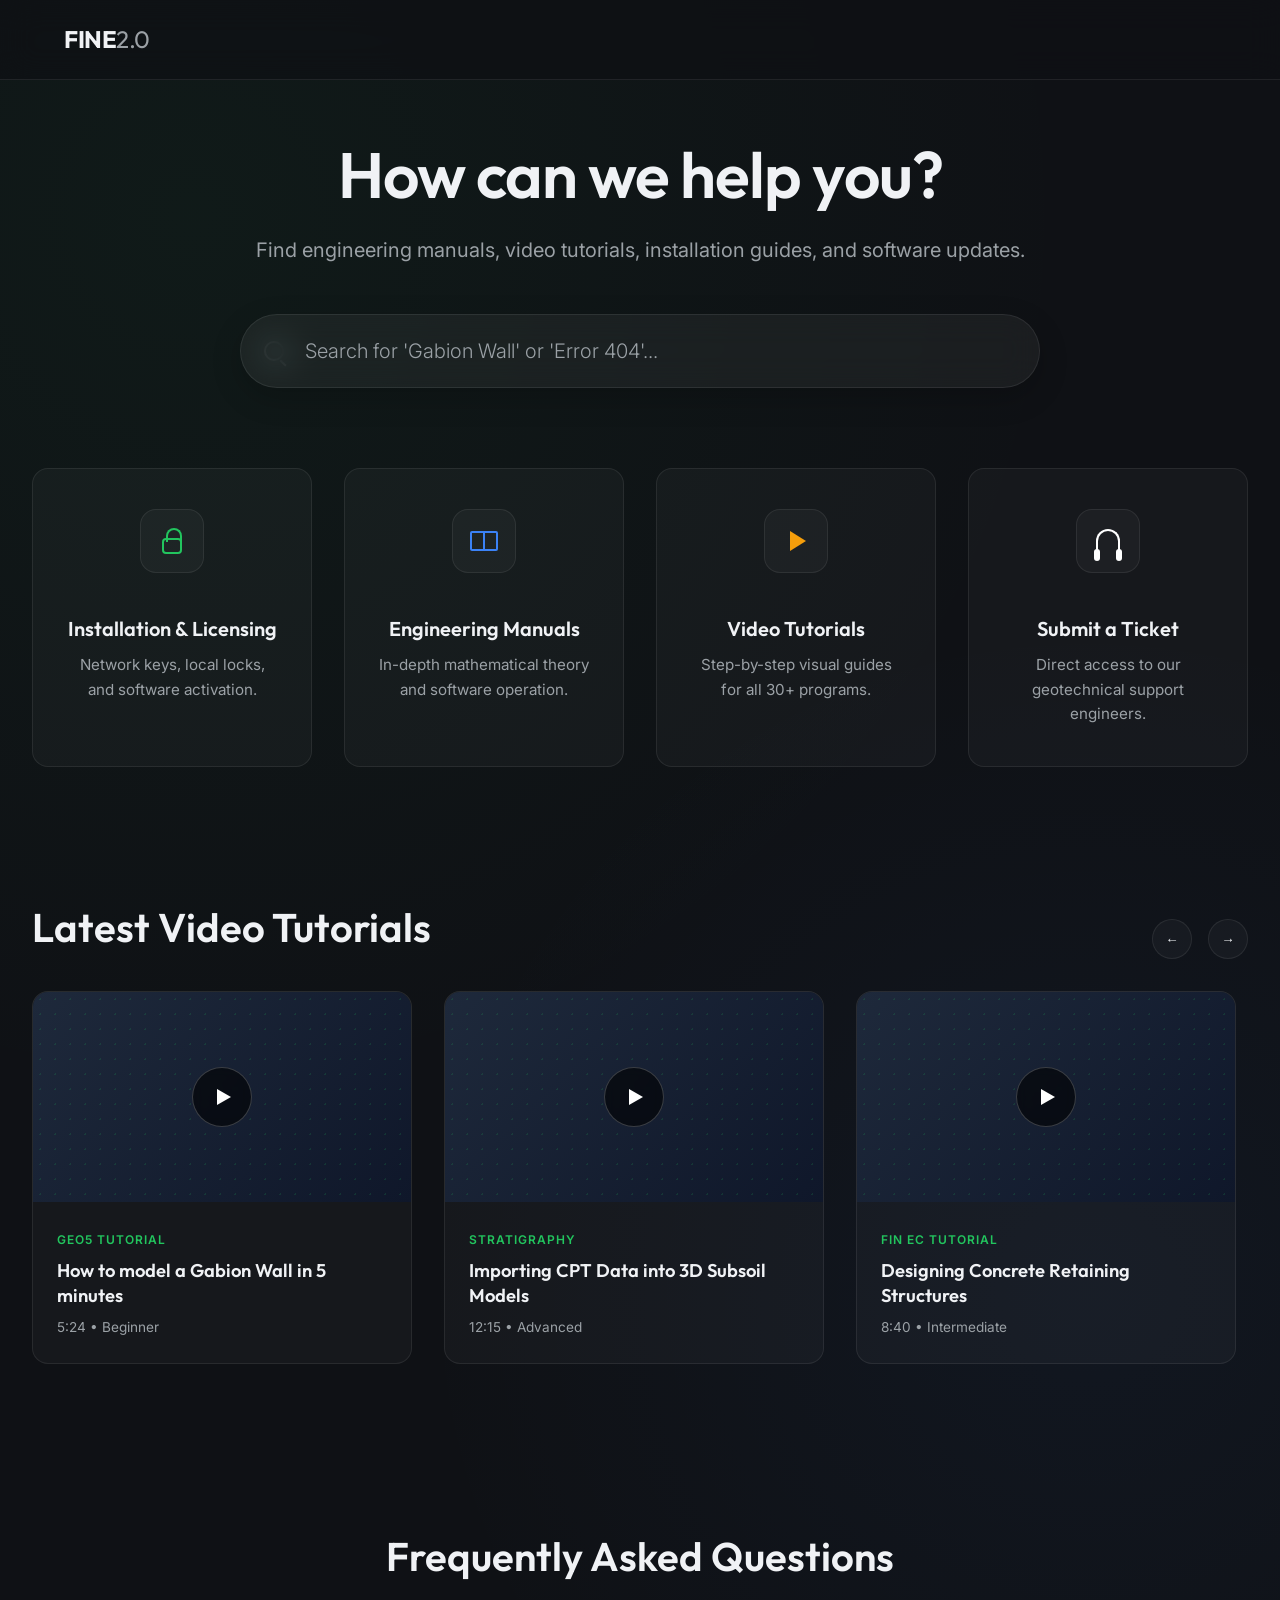
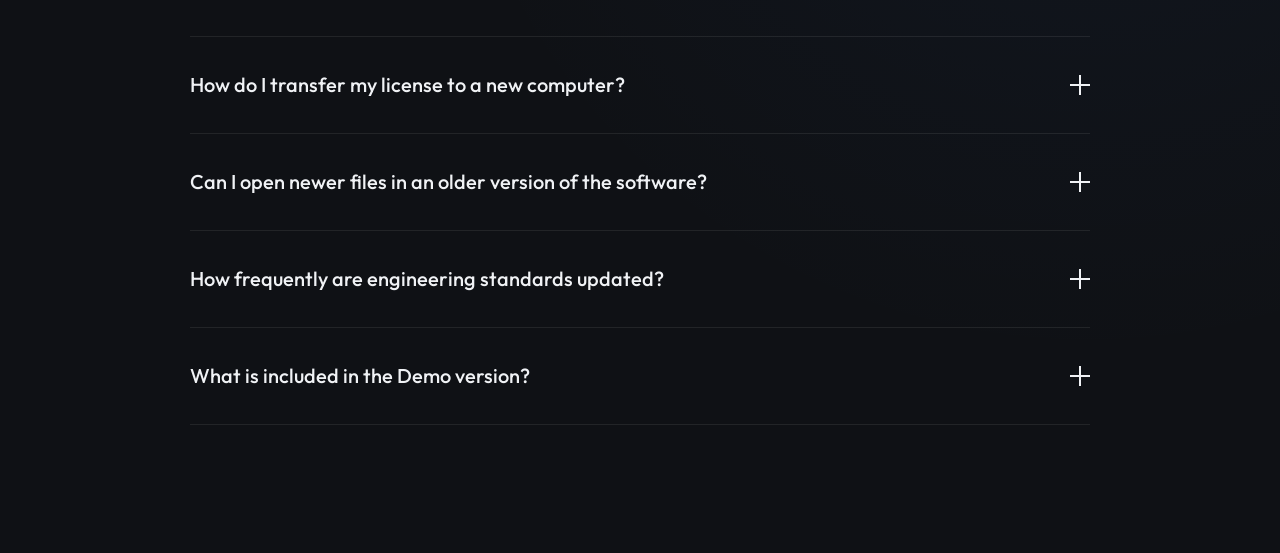
<file: support.html>
<!DOCTYPE html>
<html lang="en">
<head>
    <meta charset="UTF-8">
    <meta name="viewport" content="width=device-width, initial-scale=1.0">
    <title>Support & E-Learning | Fine 2.0 Software</title>
    <link href="https://fonts.googleapis.com/css2?family=Inter:wght@300;400;500&family=Outfit:wght@500;600;700&display=swap" rel="stylesheet">
    <link rel="stylesheet" href="style.css">
    
    <!-- Support Specific Styles -->
    <style>
        .support-page { padding-top: 140px; max-width: 1400px; margin: 0 auto; padding-left: 2rem; padding-right: 2rem; padding-bottom: 8rem; }
        
        /* Search-Driven Hero */
        .support-hero { text-align: center; margin-bottom: 5rem; display: flex; flex-direction: column; align-items: center; }
        .support-hero h1 { font-size: 4rem; line-height: 1.1; margin-bottom: 1.5rem; letter-spacing: -1px; }
        .support-hero p { font-size: 1.25rem; color: var(--text-muted); margin-bottom: 3rem; }
        
        .search-container { position: relative; width: 100%; max-width: 800px; }
        .search-bar { width: 100%; background: rgba(255, 255, 255, 0.05); border: 1px solid var(--border-glass); padding: 1.5rem 2rem 1.5rem 4rem; border-radius: 50px; font-size: 1.25rem; color: var(--text-main); font-family: var(--font-ui); backdrop-filter: blur(16px); transition: all 0.3s ease; outline: none; box-shadow: 0 10px 30px rgba(0,0,0,0.2); }
        .search-bar:focus { border-color: rgba(255,255,255,0.3); background: rgba(255, 255, 255, 0.08); box-shadow: 0 15px 40px rgba(0,0,0,0.4); }
        .search-bar::placeholder { color: var(--text-muted); font-weight: 300; }
        
        /* CSS Search Icon */
        .search-icon { position: absolute; left: 1.5rem; top: 50%; transform: translateY(-50%); width: 20px; height: 20px; border: 2px solid var(--text-muted); border-radius: 50%; }
        .search-icon::after { content: ''; position: absolute; bottom: -5px; right: -5px; width: 8px; height: 2px; background: var(--text-muted); transform: rotate(45deg); }

        /* Quick Navigation Grid */
        .quick-nav-grid { display: grid; grid-template-columns: repeat(4, 1fr); gap: 2rem; margin-bottom: 8rem; }
        .nav-card { background: var(--bg-surface); border: 1px solid var(--border-glass); border-radius: 16px; padding: 2.5rem 2rem; display: flex; flex-direction: column; align-items: center; text-align: center; transition: transform 0.3s, border-color 0.3s; cursor: pointer; text-decoration: none; }
        .nav-card:hover { transform: translateY(-5px); border-color: rgba(255,255,255,0.2); background: rgba(255,255,255,0.05); }
        .nav-card h3 { font-size: 1.25rem; margin-top: 1.5rem; margin-bottom: 0.5rem; color: var(--text-main); }
        .nav-card p { font-size: 0.95rem; color: var(--text-muted); }
        
        /* CSS-Only Icons Container */
        .icon-box { width: 64px; height: 64px; border-radius: 16px; background: rgba(255,255,255,0.03); border: 1px solid var(--border-glass); display: flex; justify-content: center; align-items: center; position: relative; margin-bottom: 1rem; }
        
        /* 1. Key/Lock Icon */
        .icon-lock { width: 20px; height: 16px; border: 2px solid var(--geo5-green); border-radius: 4px; position: relative; margin-top: 10px; }
        .icon-lock::before { content: ''; position: absolute; top: -12px; left: 2px; width: 12px; height: 12px; border: 2px solid var(--geo5-green); border-bottom: none; border-radius: 10px 10px 0 0; }
        
        /* 2. Book Icon */
        .icon-book { width: 28px; height: 20px; border: 2px solid var(--finec-blue); border-radius: 2px; position: relative; }
        .icon-book::after { content: ''; position: absolute; top: -2px; left: 50%; transform: translateX(-50%); width: 2px; height: 20px; background: var(--finec-blue); }
        
        /* 3. Play Icon */
        .icon-play { width: 0; height: 0; border-left: 16px solid var(--truss4-amber); border-top: 10px solid transparent; border-bottom: 10px solid transparent; margin-left: 4px; }
        
        /* 4. Headset Icon */
        .icon-headset { width: 24px; height: 24px; border: 2px solid #fff; border-bottom: none; border-radius: 12px 12px 0 0; position: relative; }
        .icon-headset::before { content: ''; position: absolute; bottom: -8px; left: -4px; width: 6px; height: 12px; background: #fff; border-radius: 4px; }
        .icon-headset::after { content: ''; position: absolute; bottom: -8px; right: -4px; width: 6px; height: 12px; background: #fff; border-radius: 4px; }

        /* Video Carousel Section */
        .video-section { margin-bottom: 8rem; position: relative; }
        .section-header { display: flex; justify-content: space-between; align-items: flex-end; margin-bottom: 2rem; }
        .section-header h2 { font-size: 2.5rem; }
        .carousel-controls { display: flex; gap: 1rem; }
        .control-btn { width: 40px; height: 40px; border-radius: 50%; background: var(--bg-surface); border: 1px solid var(--border-glass); color: var(--text-main); display: flex; align-items: center; justify-content: center; cursor: pointer; transition: background 0.2s; }
        .control-btn:hover { background: rgba(255,255,255,0.1); }
        
        .carousel-track { display: flex; gap: 2rem; overflow-x: auto; scroll-behavior: smooth; scroll-snap-type: x mandatory; padding-bottom: 2rem; -ms-overflow-style: none; scrollbar-width: none; }
        .carousel-track::-webkit-scrollbar { display: none; }
        
        .video-card { min-width: 380px; scroll-snap-align: start; background: var(--bg-surface); border: 1px solid var(--border-glass); border-radius: 16px; overflow: hidden; transition: transform 0.3s; cursor: pointer; }
        .video-card:hover { transform: translateY(-5px); }
        
        /* CSS Video Thumbnail Placeholder */
        .video-thumbnail { width: 100%; height: 210px; position: relative; display: flex; align-items: center; justify-content: center; }
        .thumb-geo { background: linear-gradient(135deg, #1e293b, #0f172a); }
        .thumb-geo::before { content: ''; position: absolute; inset: 0; background-image: radial-gradient(rgba(34, 197, 94, 0.15) 1px, transparent 1px); background-size: 15px 15px; }
        
        /* Overlay Play Button */
        .play-overlay { width: 60px; height: 60px; background: rgba(0,0,0,0.6); backdrop-filter: blur(4px); border: 1px solid rgba(255,255,255,0.2); border-radius: 50%; display: flex; align-items: center; justify-content: center; z-index: 2; transition: transform 0.3s; }
        .video-card:hover .play-overlay { transform: scale(1.1); background: var(--geo5-green); border-color: var(--geo5-green); }
        .play-overlay-icon { width: 0; height: 0; border-left: 14px solid #fff; border-top: 8px solid transparent; border-bottom: 8px solid transparent; margin-left: 4px; }
        
        .video-info { padding: 1.5rem; }
        .video-tag { display: inline-block; font-size: 0.75rem; text-transform: uppercase; letter-spacing: 1px; color: var(--geo5-green); margin-bottom: 0.5rem; font-weight: 600; }
        .video-title { font-size: 1.15rem; font-family: var(--font-heading); margin-bottom: 0.5rem; line-height: 1.4; color: var(--text-main); }
        .video-duration { font-size: 0.85rem; color: var(--text-muted); }

        /* Minimal FAQ Accordion */
        .faq-section { max-width: 900px; margin: 0 auto; }
        .faq-section h2 { font-size: 2.5rem; margin-bottom: 3rem; text-align: center; }
        
        .faq-item { border-bottom: 1px solid var(--border-glass); }
        .faq-item:first-of-type { border-top: 1px solid var(--border-glass); }
        .faq-item summary { padding: 2rem 0; font-family: var(--font-heading); font-size: 1.25rem; font-weight: 500; cursor: pointer; list-style: none; display: flex; justify-content: space-between; align-items: center; color: var(--text-main); transition: color 0.3s; }
        .faq-item summary::-webkit-details-marker { display: none; }
        .faq-item summary:hover { color: var(--geo5-green); }
        
        /* Animated Plus/Minus Symbol */
        .faq-icon { position: relative; width: 20px; height: 20px; }
        .faq-icon::before, .faq-icon::after { content: ''; position: absolute; background: currentColor; transition: transform 0.3s ease; }
        .faq-icon::before { top: 9px; left: 0; width: 20px; height: 2px; }
        .faq-icon::after { top: 0; left: 9px; width: 2px; height: 20px; }
        .faq-item[open] .faq-icon::after { transform: rotate(90deg); }
        
        .faq-content { padding-bottom: 2rem; color: var(--text-muted); font-size: 1.1rem; line-height: 1.7; animation: slideDown 0.3s ease-out; }
        
        @keyframes slideDown { from { opacity: 0; transform: translateY(-10px); } to { opacity: 1; transform: translateY(0); } }

    </style>
</head>
<body>

    <!-- Global Header Placeholder -->
    <header class="site-header">
        <div class="logo">FINE<span>2.0</span></div>
        <nav class="main-nav"><!-- Mega Menu Goes Here --></nav>
    </header>

    <main class="support-page">
        
        <!-- Search Hero -->
        <section class="support-hero">
            <h1>How can we help you?</h1>
            <p>Find engineering manuals, video tutorials, installation guides, and software updates.</p>
            <div class="search-container">
                <div class="search-icon"></div>
                <input type="text" class="search-bar" placeholder="Search for 'Gabion Wall' or 'Error 404'...">
            </div>
        </section>

        <!-- Quick Navigation Grid -->
        <section class="quick-nav-grid">
            <a href="#" class="nav-card">
                <div class="icon-box"><div class="icon-lock"></div></div>
                <h3>Installation & Licensing</h3>
                <p>Network keys, local locks, and software activation.</p>
            </a>
            <a href="#" class="nav-card">
                <div class="icon-box"><div class="icon-book"></div></div>
                <h3>Engineering Manuals</h3>
                <p>In-depth mathematical theory and software operation.</p>
            </a>
            <a href="#" class="nav-card">
                <div class="icon-box"><div class="icon-play"></div></div>
                <h3>Video Tutorials</h3>
                <p>Step-by-step visual guides for all 30+ programs.</p>
            </a>
            <a href="#" class="nav-card">
                <div class="icon-box"><div class="icon-headset"></div></div>
                <h3>Submit a Ticket</h3>
                <p>Direct access to our geotechnical support engineers.</p>
            </a>
        </section>

        <!-- Video Tutorials Carousel -->
        <section class="video-section">
            <div class="section-header">
                <h2>Latest Video Tutorials</h2>
                <div class="carousel-controls">
                    <button class="control-btn" id="btn-left">←</button>
                    <button class="control-btn" id="btn-right">→</button>
                </div>
            </div>
            
            <div class="carousel-track" id="video-track">
                
                <!-- Video 1 -->
                <div class="video-card">
                    <div class="video-thumbnail thumb-geo">
                        <div class="play-overlay"><div class="play-overlay-icon"></div></div>
                    </div>
                    <div class="video-info">
                        <span class="video-tag">GEO5 Tutorial</span>
                        <h3 class="video-title">How to model a Gabion Wall in 5 minutes</h3>
                        <div class="video-duration">5:24 • Beginner</div>
                    </div>
                </div>

                <!-- Video 2 -->
                <div class="video-card">
                    <div class="video-thumbnail thumb-geo">
                        <div class="play-overlay"><div class="play-overlay-icon"></div></div>
                    </div>
                    <div class="video-info">
                        <span class="video-tag">Stratigraphy</span>
                        <h3 class="video-title">Importing CPT Data into 3D Subsoil Models</h3>
                        <div class="video-duration">12:15 • Advanced</div>
                    </div>
                </div>

                <!-- Video 3 -->
                <div class="video-card">
                    <div class="video-thumbnail thumb-geo">
                        <div class="play-overlay"><div class="play-overlay-icon"></div></div>
                    </div>
                    <div class="video-info">
                        <span class="video-tag">FIN EC Tutorial</span>
                        <h3 class="video-title">Designing Concrete Retaining Structures</h3>
                        <div class="video-duration">8:40 • Intermediate</div>
                    </div>
                </div>

                <!-- Video 4 -->
                <div class="video-card">
                    <div class="video-thumbnail thumb-geo">
                        <div class="play-overlay"><div class="play-overlay-icon"></div></div>
                    </div>
                    <div class="video-info">
                        <span class="video-tag">GEO5 Tutorial</span>
                        <h3 class="video-title">Slope Stability: Circular vs. Polygonal Slips</h3>
                        <div class="video-duration">15:30 • Advanced</div>
                    </div>
                </div>

            </div>
        </section>

        <!-- Minimal FAQ Accordion -->
        <section class="faq-section">
            <h2>Frequently Asked Questions</h2>
            
            <details class="faq-item" name="faq">
                <summary>How do I transfer my license to a new computer? <span class="faq-icon"></span></summary>
                <div class="faq-content">
                    If you are using a Software Key, you must deactivate the key on your old computer using the Fine License Manager before activating it on the new machine. If you are using a physical USB hardware key, simply plug the USB drive into the new computer and install the latest drivers.
                </div>
            </details>

            <details class="faq-item" name="faq">
                <summary>Can I open newer files in an older version of the software? <span class="faq-icon"></span></summary>
                <div class="faq-content">
                    No, files created in newer editions (e.g., Edition 2026) cannot be opened in older editions (e.g., Edition 2025) due to structural changes in how mathematical models are saved. However, newer editions can always open files created in any older version.
                </div>
            </details>

            <details class="faq-item" name="faq">
                <summary>How frequently are engineering standards updated? <span class="faq-icon"></span></summary>
                <div class="faq-content">
                    We release a major Edition upgrade once a year (typically in November) and a Spring Update in May. Both updates include the latest implementations of Eurocodes, AASHTO, and regional annexes. Active Fine Maintenance subscribers receive these updates automatically.
                </div>
            </details>

            <details class="faq-item" name="faq">
                <summary>What is included in the Demo version? <span class="faq-icon"></span></summary>
                <div class="faq-content">
                    The Demo version includes all features of the full software without time limitations. However, saving data files is disabled, printing calculation reports is watermarked, and exporting data (DXF, IFC) is restricted. It is strictly designed for evaluation purposes.
                </div>
            </details>
        </section>

    </main>

    <!-- Shared main.js for global logic -->
    <script src="main.js"></script>

    <!-- Carousel Scroll Logic -->
    <script>
        document.addEventListener('DOMContentLoaded', () => {
            const track = document.getElementById('video-track');
            const btnLeft = document.getElementById('btn-left');
            const btnRight = document.getElementById('btn-right');

            // Scroll amount equals one card width plus the gap (approx 400px)
            const scrollAmount = 400;

            if (btnRight && btnLeft && track) {
                btnRight.addEventListener('click', () => {
                    track.scrollBy({ left: scrollAmount, behavior: 'smooth' });
                });

                btnLeft.addEventListener('click', () => {
                    track.scrollBy({ left: -scrollAmount, behavior: 'smooth' });
                });
            }
        });
    </script>
</body>
</html>
</file>
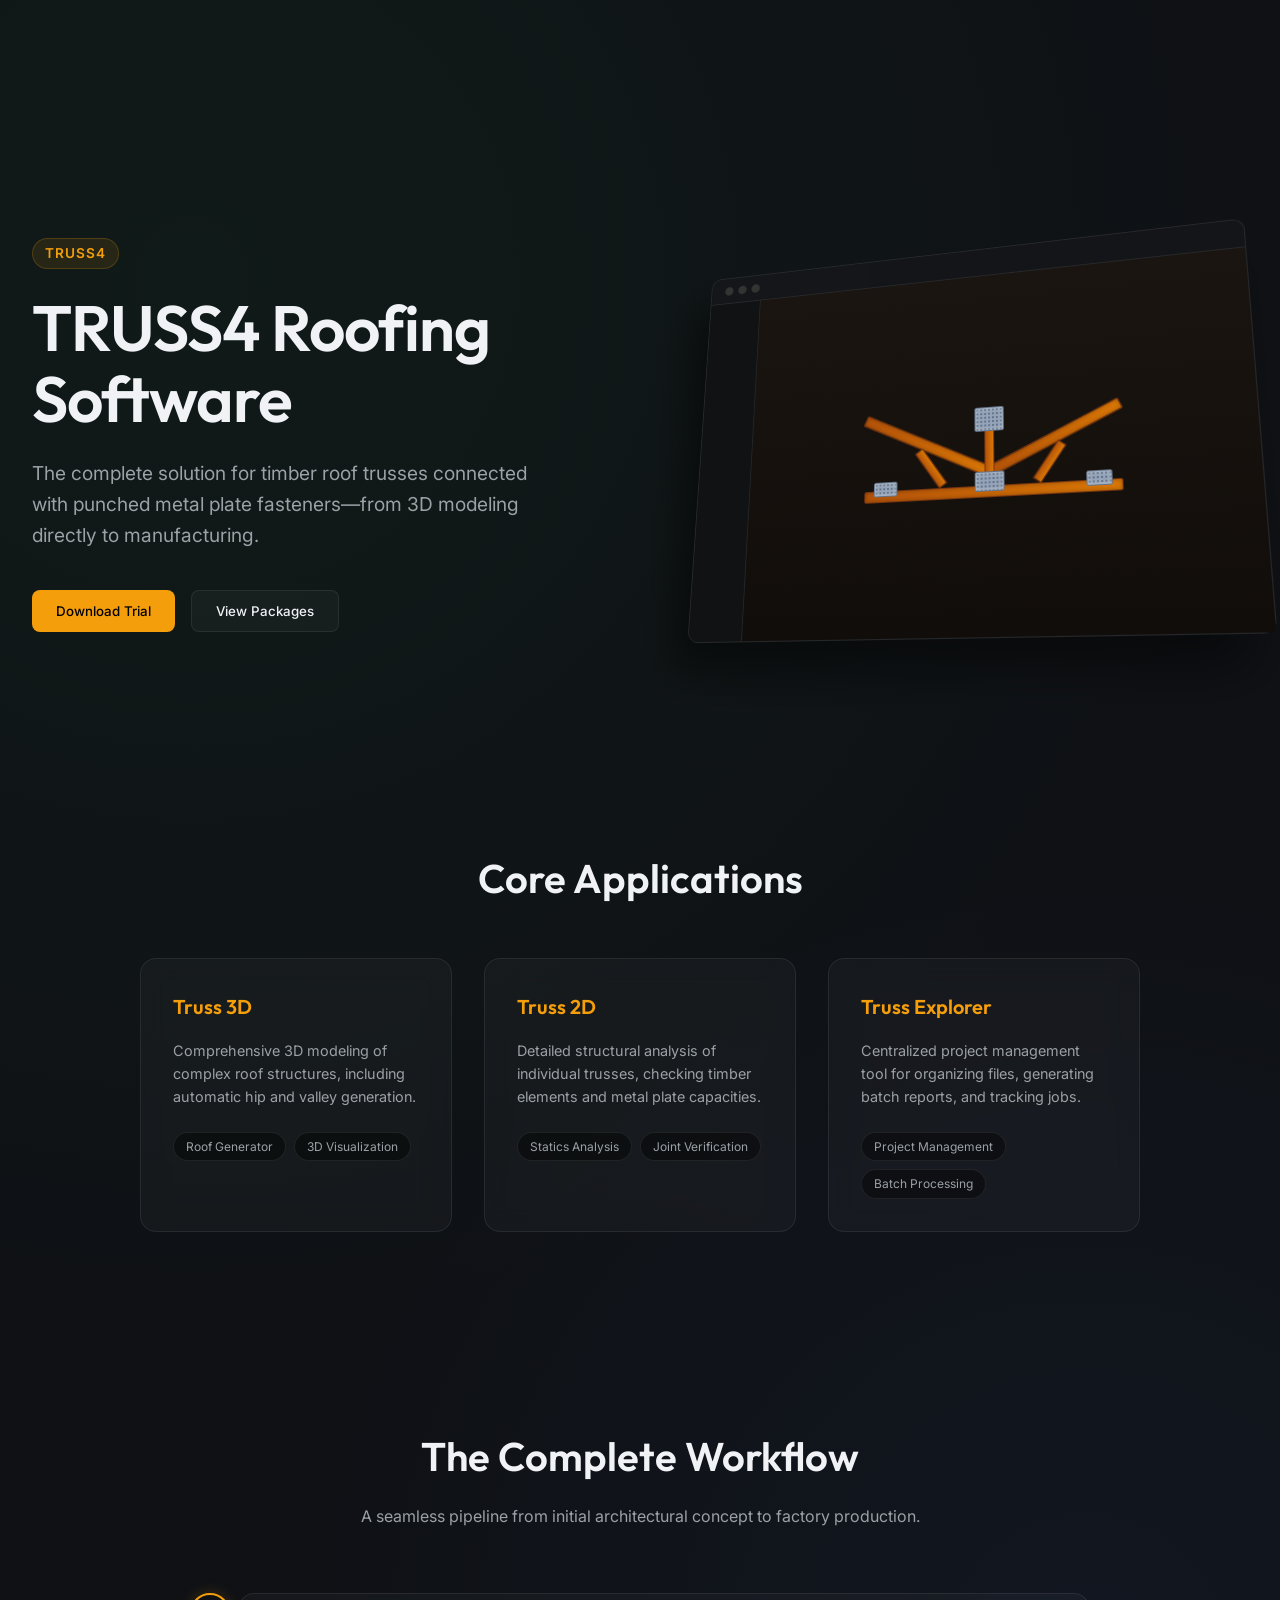
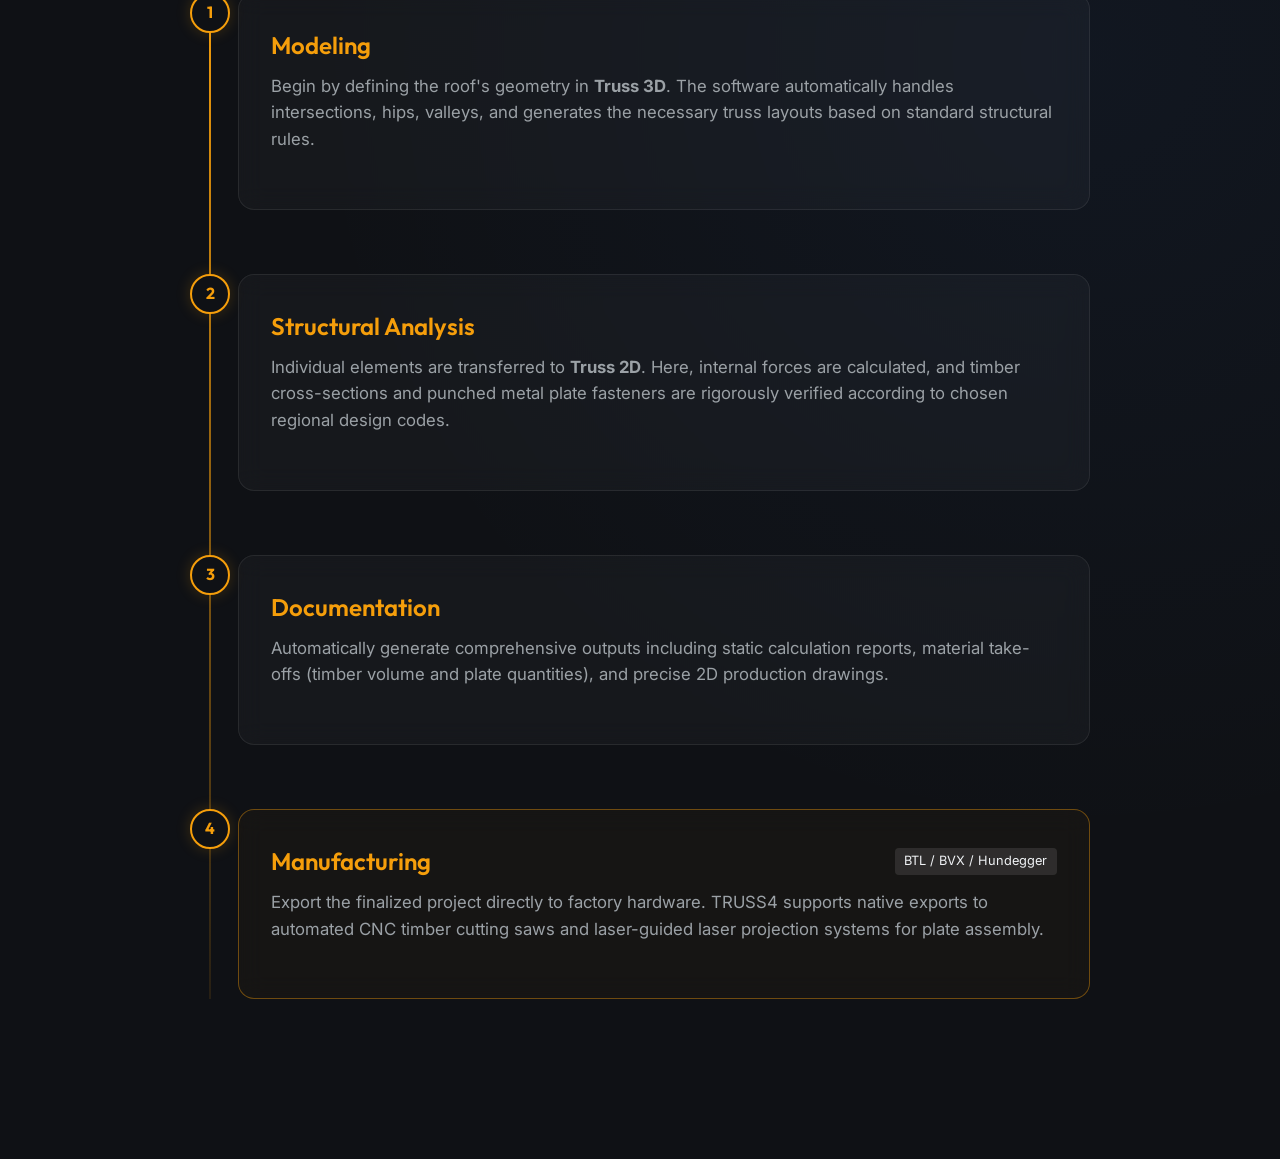
<file: truss4-hub.html>
<!DOCTYPE html>
<html lang="en">
<head>
    <meta charset="UTF-8">
    <meta name="viewport" content="width=device-width, initial-scale=1.0">
    <title>TRUSS4 Roofing Software | Fine 2.0</title>
    <link href="https://fonts.googleapis.com/css2?family=Inter:wght@300;400;500&family=Outfit:wght@500;600;700&display=swap" rel="stylesheet">
    <link rel="stylesheet" href="style.css">
    
    <!-- TRUSS4 Specific Styles appended for this page -->
    <style>
        /* Badge Override for TRUSS4 */
        .truss4-badge { background: rgba(245, 158, 11, 0.1); color: var(--truss4-amber); border: 1px solid rgba(245, 158, 11, 0.2); }

        /* 3 Column Grid Override */
        .solutions-grid.truss4-grid { grid-template-columns: repeat(3, 1fr); max-width: 1000px; margin: 0 auto; }

        /* Timber Truss 3D Mockup CSS */
        .mockup-canvas.timber-bg { background: linear-gradient(to bottom, #1a1510, #110d0a); align-items: center; justify-content: center; }
        .truss-frame { position: relative; width: 260px; height: 100px; }
        
        /* Timber Chords */
        .timber-chord { position: absolute; background: linear-gradient(90deg, #b45309, #d97706); border: 1px solid #78350f; border-radius: 2px; box-shadow: inset 0 0 4px rgba(0,0,0,0.3); }
        .bottom-chord { bottom: 0; left: 0; width: 100%; height: 12px; }
        .top-chord { top: 38px; width: 145px; height: 12px; }
        .top-chord.left { left: -7px; transform: rotate(25deg); }
        .top-chord.right { right: -7px; transform: rotate(-25deg); }
        
        /* Webbing / Posts */
        .timber-web { position: absolute; background: linear-gradient(90deg, #b45309, #d97706); border: 1px solid #78350f; width: 10px; }
        .king-post { left: 125px; bottom: 10px; height: 60px; }
        .diag-web.left { left: 65px; bottom: 10px; height: 45px; transform: rotate(-35deg); }
        .diag-web.right { right: 65px; bottom: 10px; height: 45px; transform: rotate(35deg); }
        
        /* Punched Metal Plates */
        .metal-plate { position: absolute; background: #94a3b8; border: 1px solid #64748b; border-radius: 2px; box-shadow: inset 0px 0px 5px rgba(255,255,255,0.4); background-image: radial-gradient(#64748b 1px, transparent 1px); background-size: 4px 4px; }
        .plate-top { top: 8px; left: 115px; width: 30px; height: 25px; }
        .plate-bot-mid { bottom: 6px; left: 115px; width: 30px; height: 20px; }
        .plate-bot-left { bottom: 6px; left: 10px; width: 25px; height: 15px; }
        .plate-bot-right { bottom: 6px; right: 10px; width: 25px; height: 15px; }

        /* Workflow Timeline Section */
        .timeline-section { padding: 6rem 0; position: relative; max-width: 900px; margin: 0 auto; }
        .timeline-container { position: relative; padding-left: 3rem; margin-top: 4rem; }
        
        /* The Vertical Line */
        .timeline-line { position: absolute; top: 0; left: 19px; width: 2px; height: 100%; background: linear-gradient(to bottom, var(--truss4-amber), rgba(245, 158, 11, 0.1)); }
        
        .timeline-step { position: relative; margin-bottom: 4rem; display: flex; gap: 2rem; align-items: flex-start; opacity: 0; transform: translateY(20px); animation: fadeUp 0.6s forwards ease-out; }
        .timeline-step:nth-child(2) { animation-delay: 0.1s; }
        .timeline-step:nth-child(3) { animation-delay: 0.3s; }
        .timeline-step:nth-child(4) { animation-delay: 0.5s; }
        .timeline-step:nth-child(5) { animation-delay: 0.7s; }

        @keyframes fadeUp { to { opacity: 1; transform: translateY(0); } }
        
        /* The Circle Node */
        .step-indicator { position: absolute; left: -3rem; top: 0; width: 40px; height: 40px; background: var(--bg-base); border: 2px solid var(--truss4-amber); border-radius: 50%; display: flex; align-items: center; justify-content: center; font-family: var(--font-heading); font-weight: bold; color: var(--truss4-amber); z-index: 2; box-shadow: 0 0 15px rgba(245, 158, 11, 0.2); }
        
        .step-content { flex: 1; padding: 2rem; }
        .step-content h3 { color: var(--truss4-amber); font-size: 1.5rem; margin-bottom: 0.5rem; display: flex; justify-content: space-between; align-items: center; }
        .step-content p { color: var(--text-muted); font-size: 1.05rem; }
        
        /* Output badge for Manufacturing step */
        .cnc-badge { font-size: 0.8rem; background: rgba(255,255,255,0.1); color: var(--text-main); padding: 0.2rem 0.6rem; border-radius: 4px; font-family: var(--font-ui); font-weight: normal; }

    </style>
</head>
<body>

    <!-- Global Header (Include your existing Mega-Menu from index.html here) -->
    
    <main class="suite-hub" id="truss4-hub">
        
        <!-- Suite Hero Section -->
        <section class="hero-section">
            <div class="hero-content">
                <div class="suite-badge truss4-badge">TRUSS4</div>
                <h1 style="color: var(--text-main);">TRUSS4 Roofing Software</h1>
                <p>The complete solution for timber roof trusses connected with punched metal plate fasteners—from 3D modeling directly to manufacturing.</p>
                <div class="hero-actions">
                    <button class="btn-primary" style="background: var(--truss4-amber); color: #000;">Download Trial</button>
                    <button class="btn-secondary">View Packages</button>
                </div>
            </div>
            <div class="hero-visual">
                <!-- CSS-only Timber Truss Mockup -->
                <div class="mockup-3d">
                    <div class="mockup-window">
                        <div class="mockup-header"><span></span><span></span><span></span></div>
                        <div class="mockup-body">
                            <div class="mockup-sidebar"></div>
                            <div class="mockup-canvas timber-bg">
                                <div class="truss-frame">
                                    <div class="timber-chord bottom-chord"></div>
                                    <div class="timber-chord top-chord left"></div>
                                    <div class="timber-chord top-chord right"></div>
                                    <div class="timber-web king-post"></div>
                                    <div class="timber-web diag-web left"></div>
                                    <div class="timber-web diag-web right"></div>
                                    
                                    <!-- Metal Plates -->
                                    <div class="metal-plate plate-top"></div>
                                    <div class="metal-plate plate-bot-mid"></div>
                                    <div class="metal-plate plate-bot-left"></div>
                                    <div class="metal-plate plate-bot-right"></div>
                                </div>
                            </div>
                        </div>
                    </div>
                </div>
            </div>
        </section>

        <!-- Solutions Router Grid (Specific to TRUSS4) -->
        <section class="solutions-section">
            <h2 class="section-title">Core Applications</h2>
            <div class="solutions-grid truss4-grid">
                
                <div class="glass-card">
                    <h3 style="color: var(--truss4-amber);">Truss 3D</h3>
                    <p>Comprehensive 3D modeling of complex roof structures, including automatic hip and valley generation.</p>
                    <ul class="program-tags">
                        <li>Roof Generator</li>
                        <li>3D Visualization</li>
                    </ul>
                </div>

                <div class="glass-card">
                    <h3 style="color: var(--truss4-amber);">Truss 2D</h3>
                    <p>Detailed structural analysis of individual trusses, checking timber elements and metal plate capacities.</p>
                    <ul class="program-tags">
                        <li>Statics Analysis</li>
                        <li>Joint Verification</li>
                    </ul>
                </div>

                <div class="glass-card">
                    <h3 style="color: var(--truss4-amber);">Truss Explorer</h3>
                    <p>Centralized project management tool for organizing files, generating batch reports, and tracking jobs.</p>
                    <ul class="program-tags">
                        <li>Project Management</li>
                        <li>Batch Processing</li>
                    </ul>
                </div>

            </div>
        </section>

        <!-- The Workflow Journey Section -->
        <section class="timeline-section">
            <h2 class="section-title" style="margin-bottom: 1rem;">The Complete Workflow</h2>
            <p style="text-align: center; color: var(--text-muted); margin-bottom: 3rem;">A seamless pipeline from initial architectural concept to factory production.</p>
            
            <div class="timeline-container">
                <div class="timeline-line"></div>
                
                <!-- Step 1 -->
                <div class="timeline-step">
                    <div class="step-indicator">1</div>
                    <div class="step-content glass-card">
                        <h3>Modeling</h3>
                        <p>Begin by defining the roof's geometry in <strong>Truss 3D</strong>. The software automatically handles intersections, hips, valleys, and generates the necessary truss layouts based on standard structural rules.</p>
                    </div>
                </div>

                <!-- Step 2 -->
                <div class="timeline-step">
                    <div class="step-indicator">2</div>
                    <div class="step-content glass-card">
                        <h3>Structural Analysis</h3>
                        <p>Individual elements are transferred to <strong>Truss 2D</strong>. Here, internal forces are calculated, and timber cross-sections and punched metal plate fasteners are rigorously verified according to chosen regional design codes.</p>
                    </div>
                </div>

                <!-- Step 3 -->
                <div class="timeline-step">
                    <div class="step-indicator">3</div>
                    <div class="step-content glass-card">
                        <h3>Documentation</h3>
                        <p>Automatically generate comprehensive outputs including static calculation reports, material take-offs (timber volume and plate quantities), and precise 2D production drawings.</p>
                    </div>
                </div>

                <!-- Step 4 -->
                <div class="timeline-step">
                    <div class="step-indicator">4</div>
                    <div class="step-content glass-card" style="border-color: rgba(245, 158, 11, 0.4); background: rgba(245, 158, 11, 0.03);">
                        <h3>Manufacturing <span class="cnc-badge">BTL / BVX / Hundegger</span></h3>
                        <p>Export the finalized project directly to factory hardware. TRUSS4 supports native exports to automated CNC timber cutting saws and laser-guided laser projection systems for plate assembly.</p>
                    </div>
                </div>

            </div>
        </section>

    </main>

    <script src="main.js"></script>
</body>
</html>
</file>
<file: style.css>
:root {
    /* Color Palette */
    --bg-base: #0f1115;
    --bg-surface: rgba(255, 255, 255, 0.03);
    --border-glass: rgba(255, 255, 255, 0.08);
    --text-main: #f0f2f5;
    --text-muted: #9ba1a6;
    
    /* Accents */
    --geo5-green: #22c55e;
    --finec-blue: #3b82f6;
    --truss4-amber: #f59e0b;
    --brand-primary: #ffffff;
    
    /* Typography */
    --font-ui: 'Inter', sans-serif;
    --font-heading: 'Outfit', sans-serif;
}

* { margin: 0; padding: 0; box-sizing: border-box; }

body {
    background-color: var(--bg-base);
    color: var(--text-main);
    font-family: var(--font-ui);
    line-height: 1.6;
    overflow-x: hidden;
    /* Subtle radial gradient background */
    background-image: radial-gradient(circle at 15% 10%, rgba(34, 197, 94, 0.05) 0%, transparent 40%),
                      radial-gradient(circle at 85% 60%, rgba(59, 130, 246, 0.05) 0%, transparent 40%);
}

h1, h2, h3, h4 {
    font-family: var(--font-heading);
    font-weight: 600;
}

a { color: inherit; text-decoration: none; }
ul { list-style: none; }

/* ----------------------------------
   1. MEGA-MENU GLOBAL ARCHITECTURE
---------------------------------- */
.site-header {
    position: fixed;
    top: 0; left: 0; right: 0;
    height: 80px;
    display: flex;
    justify-content: space-between;
    align-items: center;
    padding: 0 4rem;
    background: rgba(15, 17, 21, 0.7);
    backdrop-filter: blur(16px);
    border-bottom: 1px solid var(--border-glass);
    z-index: 1000;
}

.logo { font-family: var(--font-heading); font-size: 1.5rem; font-weight: 700; letter-spacing: -0.5px; }
.logo span { color: var(--text-muted); font-weight: 400; }

.main-nav {
    display: flex;
    gap: 3rem;
    height: 100%;
}

.nav-item {
    display: flex;
    align-items: center;
    height: 100%;
    position: relative;
    cursor: pointer;
}

.nav-item > a {
    font-weight: 500;
    color: var(--text-muted);
    transition: color 0.3s ease;
}

.nav-item:hover > a { color: var(--text-main); }

/* Glassmorphism Dropdowns */
.mega-dropdown {
    position: absolute;
    top: 80px;
    left: 50%;
    transform: translateX(-50%) translateY(10px);
    background: rgba(20, 23, 28, 0.6);
    backdrop-filter: blur(24px);
    border: 1px solid var(--border-glass);
    border-radius: 16px;
    padding: 2.5rem;
    opacity: 0;
    visibility: hidden;
    transition: all 0.3s cubic-bezier(0.16, 1, 0.3, 1);
    box-shadow: 0 24px 48px rgba(0,0,0,0.4);
    min-width: 800px;
}

.nav-item:hover .mega-dropdown {
    opacity: 1;
    visibility: visible;
    transform: translateX(-50%) translateY(0);
}

.dropdown-grid {
    display: grid;
    grid-template-columns: repeat(3, 1fr);
    gap: 3rem;
}

/* Suite Specific Styling in Menu */
.suite-col h4 { margin-bottom: 1rem; font-size: 1.2rem; display: flex; flex-direction: column; }
.suite-col h4 span { font-size: 0.8rem; font-weight: 400; color: var(--text-muted); font-family: var(--font-ui); }
.geo5 h4 { color: var(--geo5-green); }
.finec h4 { color: var(--finec-blue); }
.truss4 h4 { color: var(--truss4-amber); }

.suite-col ul li, .resource-col ul li {
    padding: 0.5rem 0;
    color: var(--text-muted);
    font-size: 0.95rem;
    transition: color 0.2s;
}
.suite-col ul li:hover, .resource-col ul li:hover { color: var(--text-main); }

/* Programs A-Z Grid & Search */
.programs-dropdown { min-width: 900px; }
.search-input {
    width: 100%;
    background: var(--bg-surface);
    border: 1px solid var(--border-glass);
    color: var(--text-main);
    padding: 1rem 1.5rem;
    border-radius: 8px;
    font-size: 1rem;
    margin-bottom: 2rem;
    outline: none;
    font-family: var(--font-ui);
}
.search-input:focus { border-color: rgba(255,255,255,0.3); }

.programs-grid {
    display: grid;
    grid-template-columns: repeat(4, 1fr);
    gap: 1rem;
}
.programs-grid a {
    color: var(--text-muted);
    font-size: 0.9rem;
    padding: 0.5rem;
    border-radius: 6px;
    transition: background 0.2s, color 0.2s;
}
.programs-grid a:hover {
    background: var(--bg-surface);
    color: var(--text-main);
}

/* Header Actions */
.header-actions { display: flex; gap: 1rem; align-items: center; }
.action-select {
    background: transparent;
    border: none;
    color: var(--text-muted);
    font-family: var(--font-ui);
    cursor: pointer;
    outline: none;
}
.action-select option { background: var(--bg-base); color: var(--text-main); }

.btn-primary, .btn-secondary {
    padding: 0.75rem 1.5rem;
    border-radius: 8px;
    font-weight: 500;
    cursor: pointer;
    font-family: var(--font-ui);
    transition: all 0.2s;
    border: none;
}
.btn-primary { background: var(--brand-primary); color: #000; }
.btn-primary:hover { background: #e0e0e0; }
.btn-secondary { background: var(--bg-surface); color: var(--text-main); border: 1px solid var(--border-glass); }
.btn-secondary:hover { background: rgba(255,255,255,0.08); }

/* ----------------------------------
   2. SUITE HUB TEMPLATE
---------------------------------- */
.suite-hub, .program-page {
    padding-top: 120px;
    max-width: 1400px;
    margin: 0 auto;
    padding-left: 2rem;
    padding-right: 2rem;
}

/* Hero Section */
.hero-section {
    display: grid;
    grid-template-columns: 1fr 1fr;
    gap: 4rem;
    align-items: center;
    min-height: 70vh;
}

.suite-badge {
    display: inline-block;
    padding: 0.25rem 0.75rem;
    border-radius: 20px;
    font-size: 0.85rem;
    font-weight: 600;
    letter-spacing: 1px;
    margin-bottom: 1.5rem;
}
.geo5-badge { background: rgba(34, 197, 94, 0.1); color: var(--geo5-green); border: 1px solid rgba(34, 197, 94, 0.2); }

.hero-content h1 { font-size: 4rem; line-height: 1.1; margin-bottom: 1.5rem; letter-spacing: -1px; }
.hero-content p { font-size: 1.2rem; color: var(--text-muted); margin-bottom: 2.5rem; max-width: 500px; }
.hero-actions { display: flex; gap: 1rem; }

/* CSS-Only 3D Mockup Animation */
.mockup-3d {
    perspective: 1000px;
    width: 100%;
    height: 400px;
    display: flex;
    justify-content: center;
    align-items: center;
}
.mockup-window {
    width: 100%;
    height: 100%;
    background: rgba(20,22,26,0.8);
    border: 1px solid var(--border-glass);
    border-radius: 12px;
    backdrop-filter: blur(10px);
    transform: rotateX(15deg) rotateY(-15deg);
    box-shadow: -20px 30px 50px rgba(0,0,0,0.5);
    display: flex;
    flex-direction: column;
    animation: float 6s ease-in-out infinite;
}
@keyframes float {
    0% { transform: rotateX(15deg) rotateY(-15deg) translateY(0px); }
    50% { transform: rotateX(15deg) rotateY(-15deg) translateY(-20px); }
    100% { transform: rotateX(15deg) rotateY(-15deg) translateY(0px); }
}
.mockup-header { height: 30px; border-bottom: 1px solid var(--border-glass); display: flex; align-items: center; padding: 0 1rem; gap: 6px; }
.mockup-header span { width: 10px; height: 10px; border-radius: 50%; background: #333; }
.mockup-body { flex: 1; display: flex; }
.mockup-sidebar { width: 60px; border-right: 1px solid var(--border-glass); background: rgba(0,0,0,0.2); }
.mockup-canvas { flex: 1; position: relative; overflow: hidden; display: flex; flex-direction: column; justify-content: flex-end; padding: 20px;}
/* Abstract CSS representation of Geotech Software */
.mockup-soil-layer { width: 100%; border-radius: 4px; position: relative; }
.mockup-soil-layer.l1 { height: 40%; background: linear-gradient(135deg, rgba(139, 69, 19, 0.4), rgba(160, 82, 45, 0.2)); border-top: 2px solid var(--geo5-green); margin-bottom: 2px;}
.mockup-soil-layer.l2 { height: 60%; background: linear-gradient(135deg, rgba(85, 107, 47, 0.4), rgba(107, 142, 35, 0.2)); }
.mockup-wall { position: absolute; left: 40%; top: 20%; width: 20px; height: 70%; background: #fff; box-shadow: 5px 5px 15px rgba(0,0,0,0.5); }

/* Solutions Router Grid */
.solutions-section { padding: 6rem 0; }
.section-title { font-size: 2.5rem; margin-bottom: 3rem; text-align: center; }
.solutions-grid { display: grid; grid-template-columns: repeat(4, 1fr); gap: 2rem; }

.glass-card {
    background: var(--bg-surface);
    border: 1px solid var(--border-glass);
    backdrop-filter: blur(12px);
    border-radius: 16px;
    padding: 2rem;
    transition: transform 0.3s ease, border-color 0.3s;
}
.glass-card:hover { transform: translateY(-5px); border-color: rgba(255,255,255,0.2); }
.glass-card h3 { font-size: 1.25rem; margin-bottom: 1rem; }
.glass-card p { color: var(--text-muted); font-size: 0.9rem; margin-bottom: 1.5rem; }
.program-tags { display: flex; flex-wrap: wrap; gap: 0.5rem; }
.program-tags li { font-size: 0.75rem; padding: 0.25rem 0.75rem; background: rgba(0,0,0,0.4); border-radius: 20px; border: 1px solid var(--border-glass); color: var(--text-muted); }

/* Feature Highlight Scroll */
.scrollytelling-section {
    display: flex;
    gap: 4rem;
    padding: 4rem 0 10rem 0;
    position: relative;
}

.scroll-content-left {
    flex: 1;
    position: sticky;
    top: 150px;
    height: max-content;
}

.scroll-text-item {
    opacity: 0.3;
    transition: opacity 0.5s ease;
    margin-bottom: 4rem;
}
.scroll-text-item.active { opacity: 1; }
.scroll-text-item h3 { font-size: 2rem; margin-bottom: 1rem; }
.scroll-text-item p { font-size: 1.1rem; color: var(--text-muted); }

.scroll-visuals-right {
    flex: 1;
    display: flex;
    flex-direction: column;
    gap: 100vh; /* Spaces visual blocks so only one is strictly in view */
    margin-top: 50vh; /* offset start */
    padding-bottom: 50vh;
}

.scroll-visual-block {
    height: 400px;
    background: var(--bg-surface);
    border: 1px solid var(--border-glass);
    border-radius: 16px;
    display: flex;
    align-items: center;
    justify-content: center;
}

/* CSS Graphics for Scrollytelling placeholders */
.css-graphic { width: 80%; height: 80%; position: relative; }

/* Workflow graphic */
.workflow-graphic { display: flex; align-items: center; justify-content: space-between; }
.workflow-graphic .node { width: 80px; height: 80px; border-radius: 50%; background: rgba(255,255,255,0.1); border: 2px solid var(--geo5-green); display: flex; align-items: center; justify-content: center; font-size: 0.8rem; font-weight: bold;}
.workflow-graphic .line { flex: 1; height: 2px; background: rgba(255,255,255,0.2); }

/* Report graphic */
.report-graphic { background: rgba(255,255,255,0.02); padding: 2rem; border-radius: 8px; display: flex; flex-direction: column; gap: 1rem; }
.doc-line { height: 12px; background: rgba(255,255,255,0.1); border-radius: 6px; width: 100%; }
.doc-line.title { width: 40%; height: 20px; background: rgba(255,255,255,0.2); margin-bottom: 1rem; }
.doc-line.short { width: 70%; }
.doc-box { flex: 1; background: rgba(34, 197, 94, 0.1); border: 1px solid rgba(34, 197, 94, 0.3); border-radius: 6px; margin-top: 1rem; }

/* Layer 3D graphic */
.layer-graphic { perspective: 800px; display: flex; flex-direction: column; justify-content: center; gap: 20px; align-items: center;}
.layer-3d { width: 70%; height: 60px; border-radius: 8px; transform: rotateX(45deg) rotateZ(-15deg); border: 1px solid rgba(255,255,255,0.2); }
.layer-3d.top { background: rgba(139, 69, 19, 0.5); }
.layer-3d.mid { background: rgba(85, 107, 47, 0.5); transform: rotateX(45deg) rotateZ(-15deg) translateY(-20px); }
.layer-3d.bot { background: rgba(105, 105, 105, 0.5); transform: rotateX(45deg) rotateZ(-15deg) translateY(-40px); }

/* ----------------------------------
   3. PROGRAM PAGE SPECIFICS
---------------------------------- */
.program-hero {
    min-height: 40vh;
    display: flex;
    align-items: center;
    border-bottom: 1px solid var(--border-glass);
    margin-bottom: 4rem;
}
.program-hero-content h1 { font-size: 3.5rem; margin-bottom: 1rem; }
.program-hero-content p { font-size: 1.2rem; color: var(--text-muted); max-width: 600px; }

/* Sticky Purchase Bar */
.sticky-purchase-bar {
    position: fixed;
    top: 80px; /* Right below the mega menu */
    left: 0;
    width: 100%;
    background: rgba(15, 17, 21, 0.9);
    backdrop-filter: blur(12px);
    border-bottom: 1px solid var(--border-glass);
    transform: translateY(-100%);
    opacity: 0;
    transition: transform 0.4s ease, opacity 0.4s ease;
    z-index: 900;
}
.sticky-purchase-bar.visible {
    transform: translateY(0);
    opacity: 1;
}
.sticky-content {
    max-width: 1400px;
    margin: 0 auto;
    padding: 1rem 2rem;
    display: flex;
    justify-content: space-between;
    align-items: center;
}
.sticky-title { font-size: 1.25rem; margin: 0; }
.sticky-actions { display: flex; align-items: center; gap: 2rem; }
.price { font-size: 1.25rem; font-weight: 600; font-family: var(--font-heading); }

/* Tabbed Interface */
.tabbed-interface-section { max-width: 800px; margin-bottom: 8rem; }
.tab-nav { display: flex; gap: 1rem; margin-bottom: 1rem; border-bottom: 1px solid var(--border-glass); padding-bottom: 1rem;}
.tab-btn {
    background: none; border: none; color: var(--text-muted);
    font-family: var(--font-ui); font-size: 1rem; font-weight: 500;
    cursor: pointer; padding: 0.5rem 1rem; transition: color 0.2s;
    position: relative;
}
.tab-btn:hover { color: var(--text-main); }
.tab-btn.active { color: var(--text-main); }
.tab-btn.active::after {
    content: ''; position: absolute; bottom: -1rem; left: 0;
    width: 100%; height: 2px; background: var(--brand-primary);
}

.tab-pane { display: none; padding: 1rem; }
.tab-pane.active { display: block; animation: fadeIn 0.3s ease; }
.tab-pane h3 { margin-bottom: 1rem; color: var(--brand-primary); }
.tab-pane ul { list-style: disc; margin-left: 1.5rem; color: var(--text-muted); }
.tab-pane ul li { margin-bottom: 0.5rem; }

@keyframes fadeIn {
    from { opacity: 0; transform: translateY(10px); }
    to { opacity: 1; transform: translateY(0); }
}
</file>
